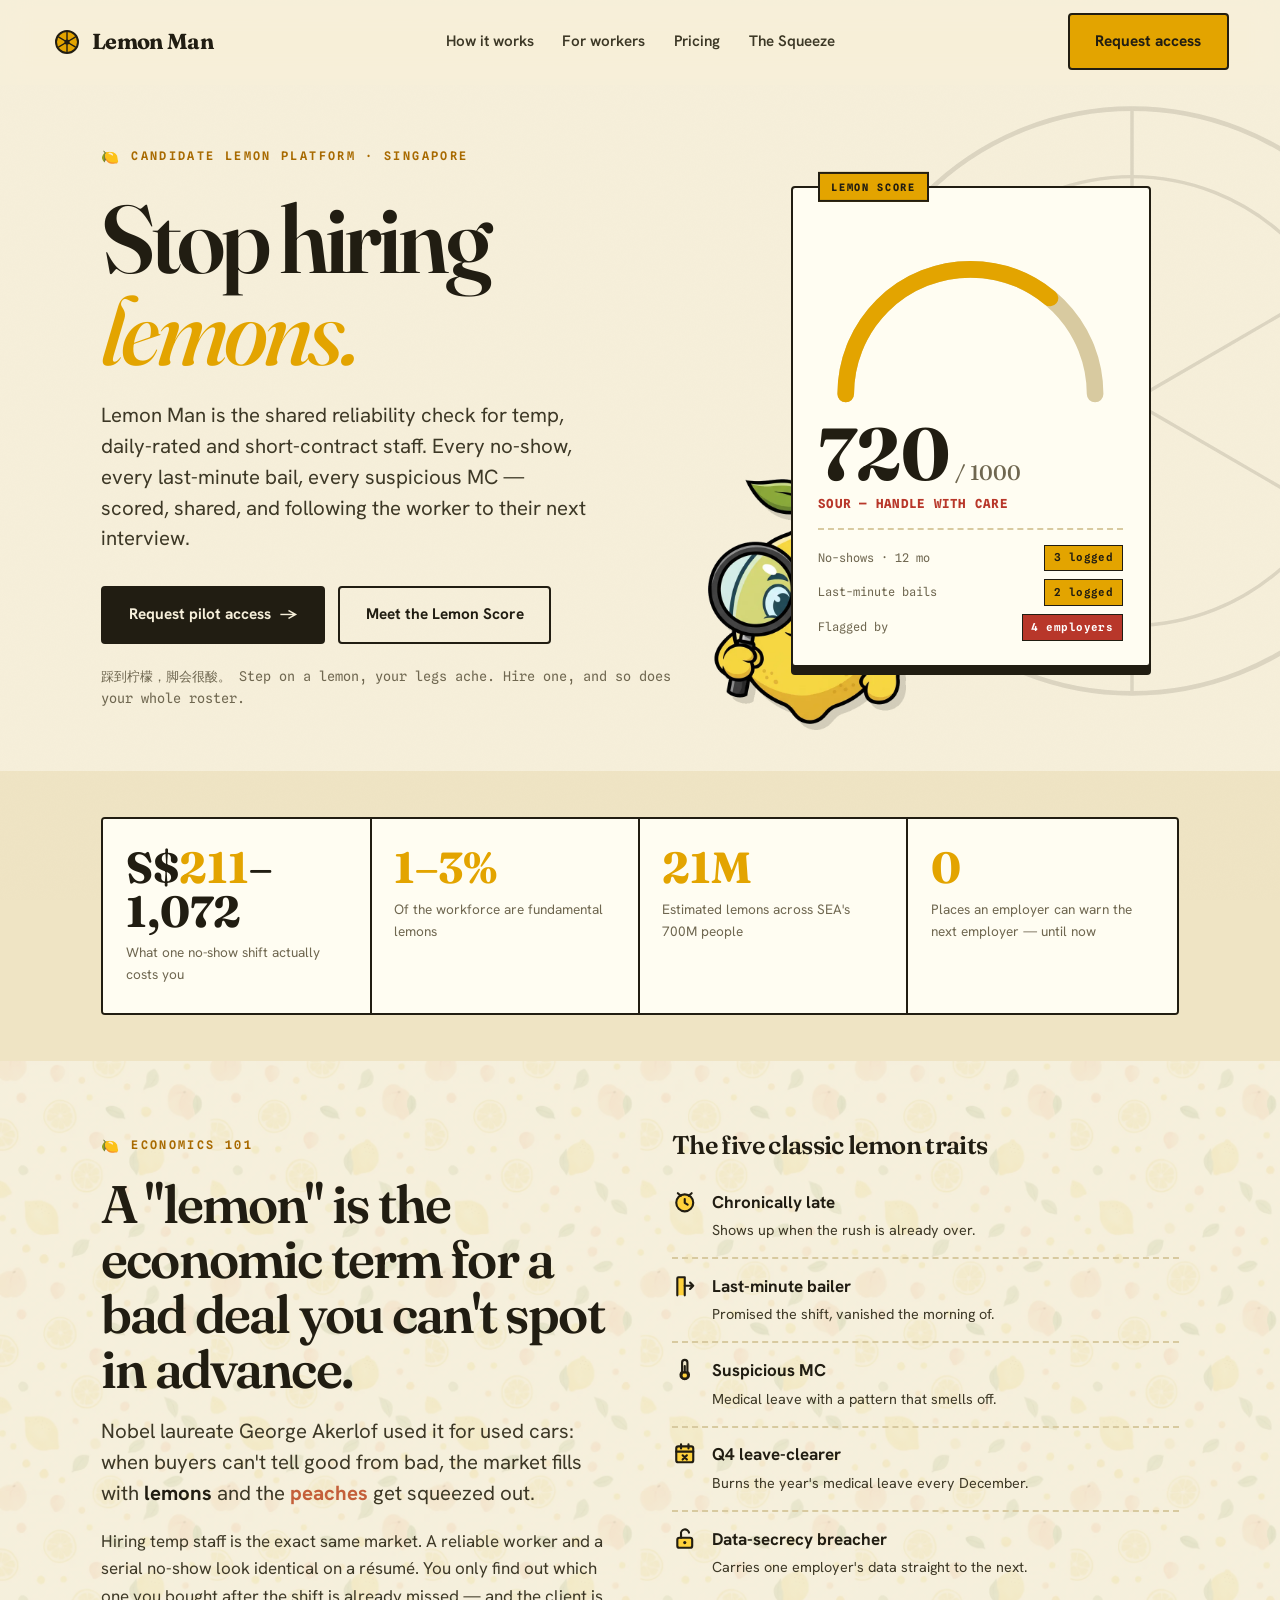
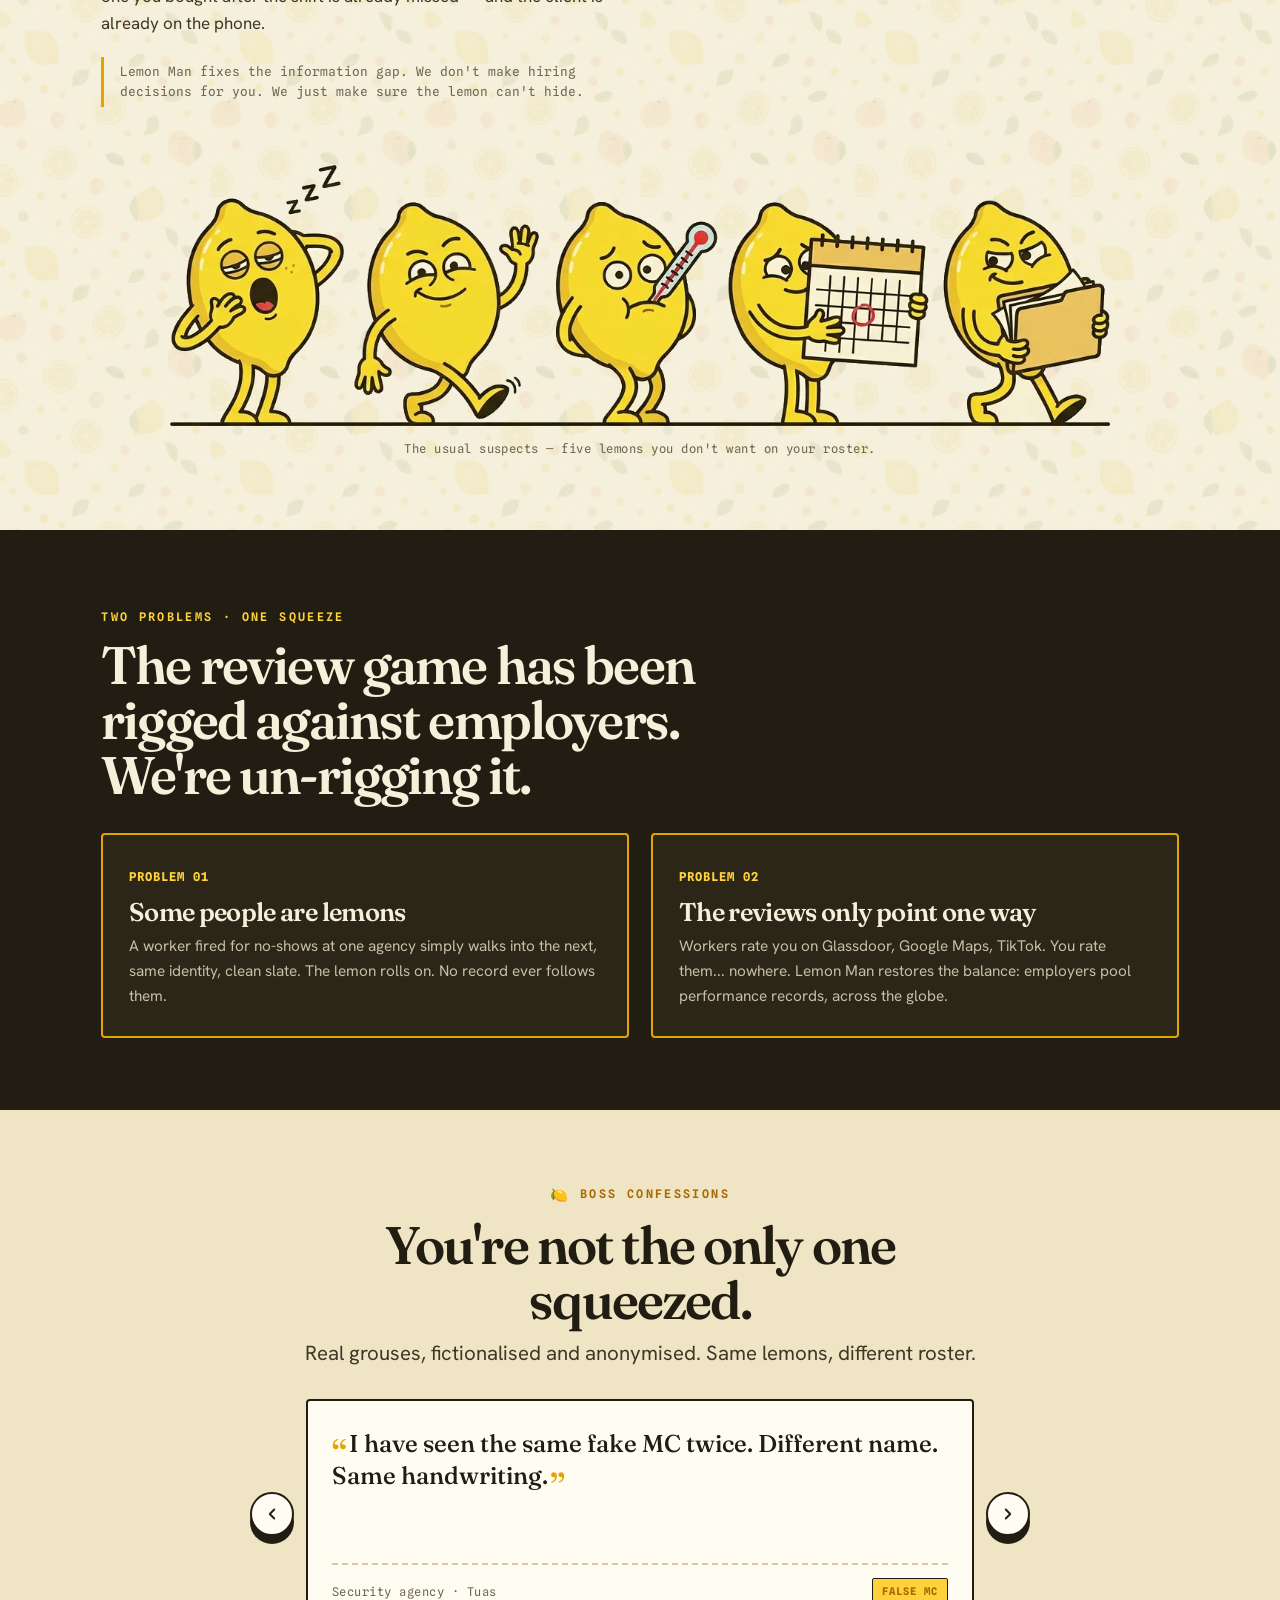
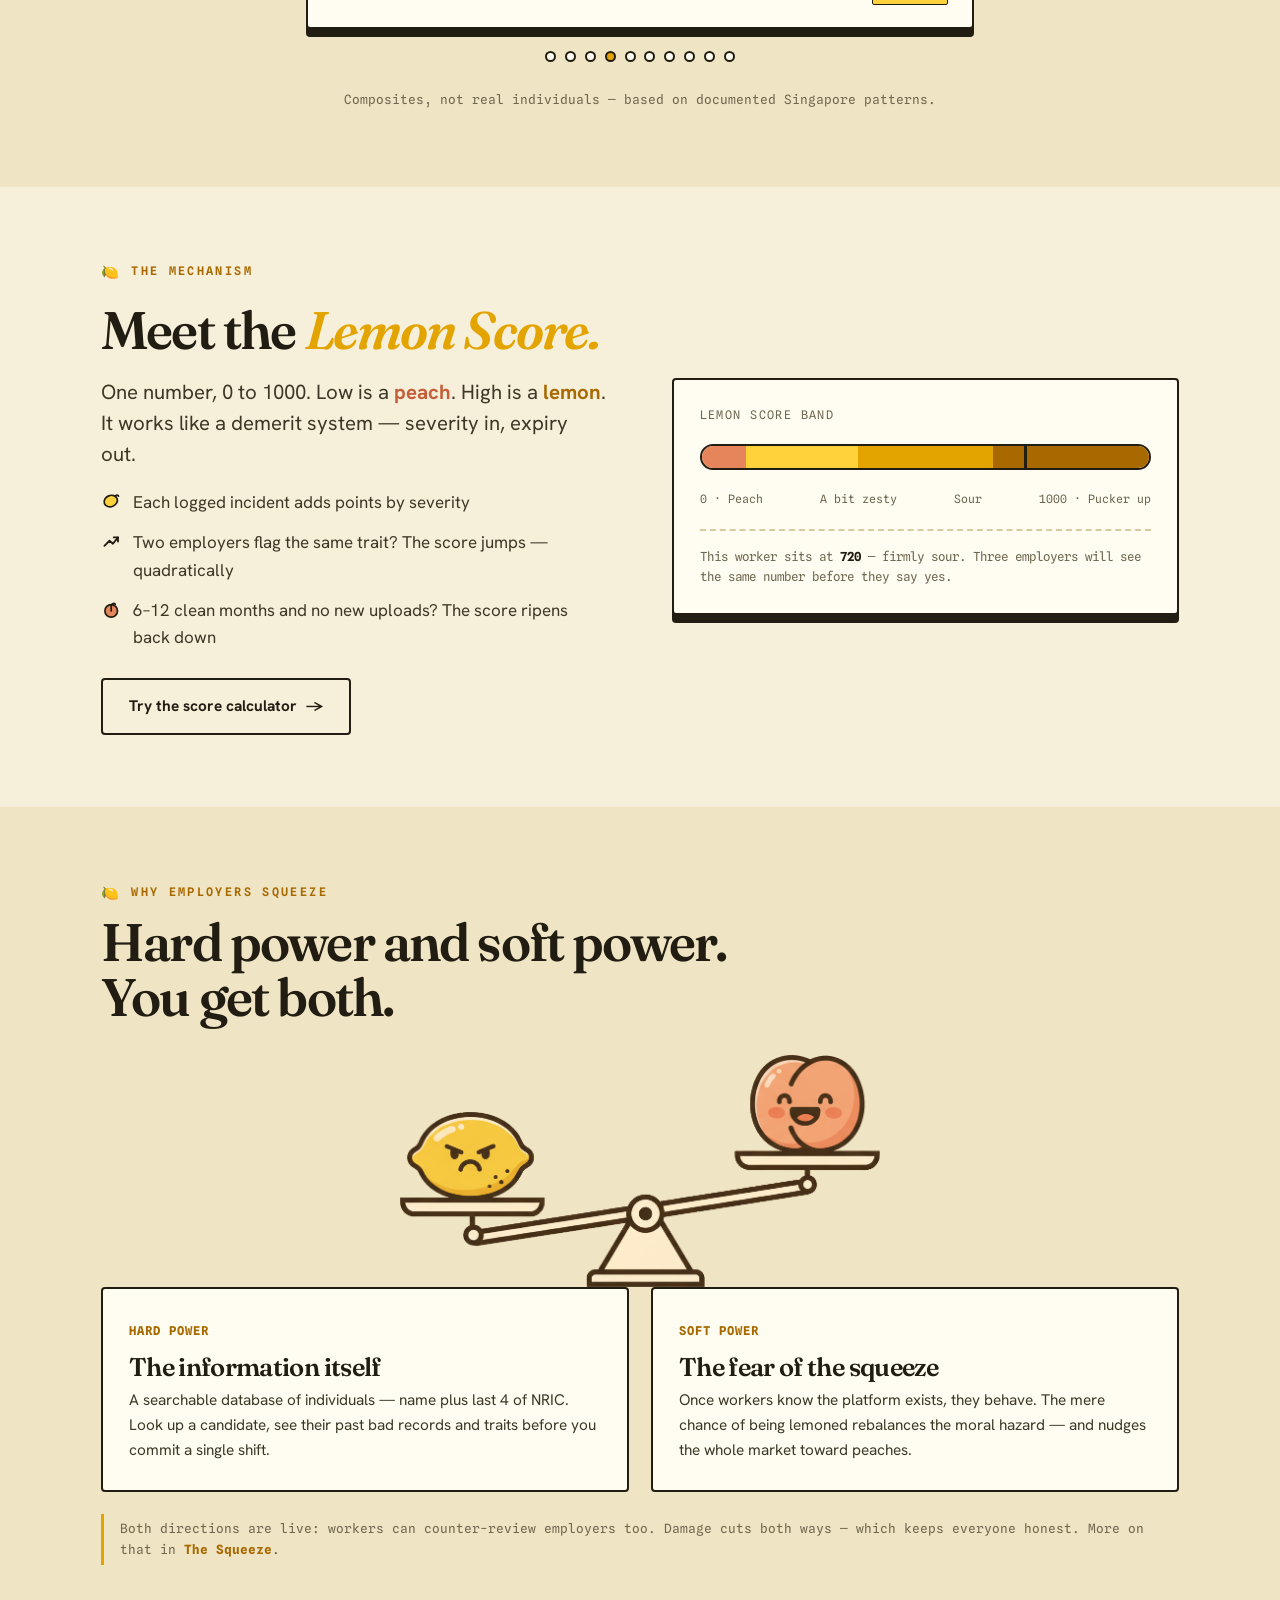
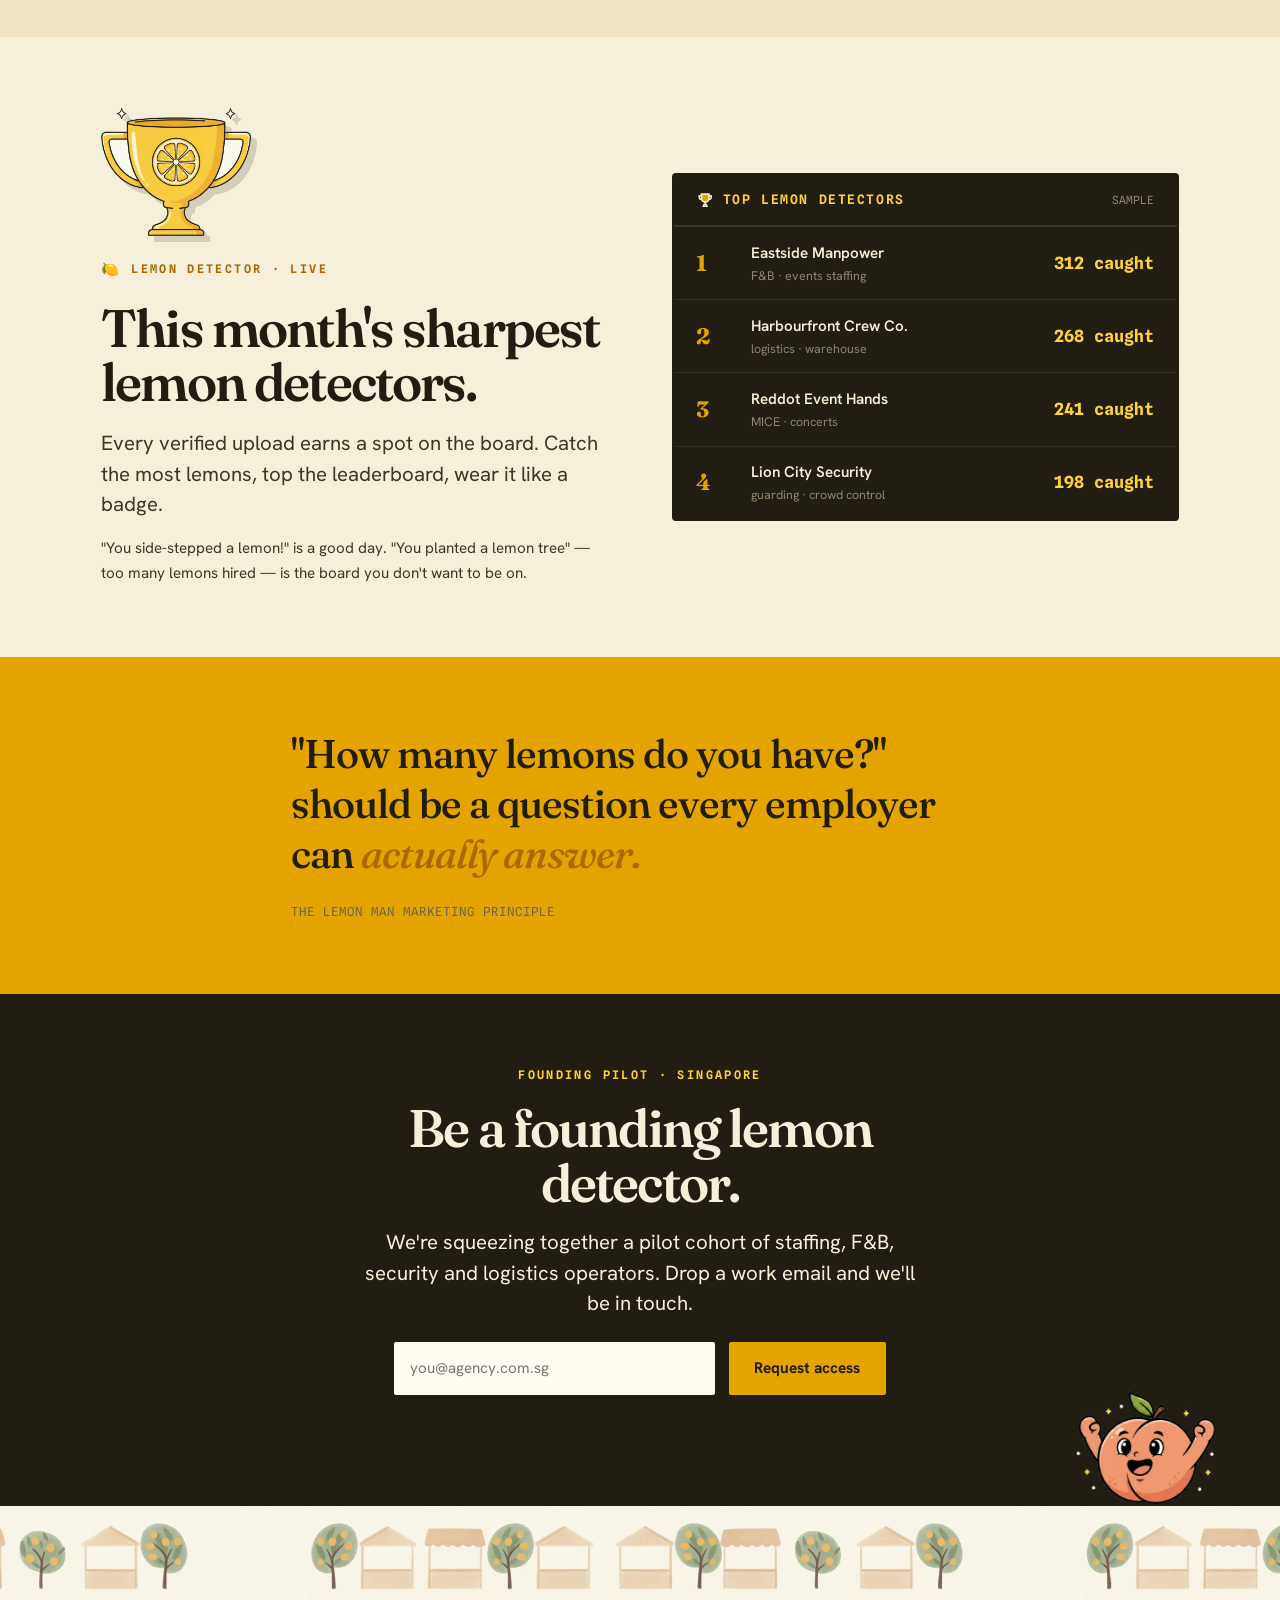
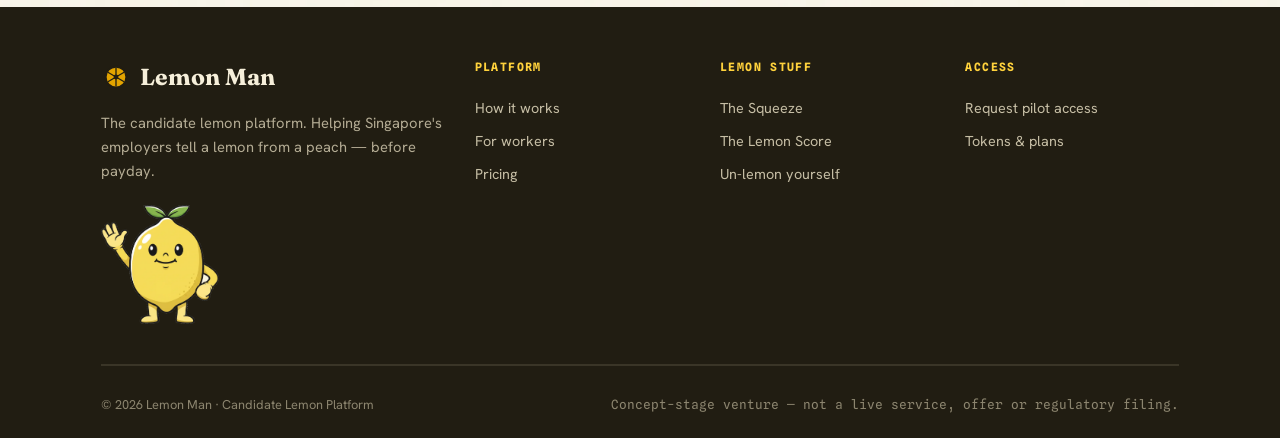
<file: index.html>
<!DOCTYPE html>
<html lang="en">
<head>
<meta charset="UTF-8">
<meta name="viewport" content="width=device-width, initial-scale=1">
<title>Lemon Man — Stop hiring lemons</title>
<meta name="description" content="Lemon Man is the candidate lemon platform: a shared reliability check for temp, daily-rated and short-contract staff. Every no-show scored, shared, and following the worker to their next interview.">
<meta name="robots" content="noindex, nofollow">
<link rel="icon" href="assets/img/favicon.svg" type="image/svg+xml">
<meta property="og:title" content="Lemon Man — Stop hiring lemons">
<meta property="og:description" content="Some hires are lemons. Now you'll smell them coming. The candidate lemon platform for Singapore.">
<meta property="og:url" content="https://derrick-pixel.github.io/lemon-man/">
<meta property="og:image" content="https://derrick-pixel.github.io/lemon-man/assets/img/og-image.png">
<meta property="og:image:secure_url" content="https://derrick-pixel.github.io/lemon-man/assets/img/og-image.png">
<meta property="og:image:width" content="1200">
<meta property="og:image:height" content="630">
<meta property="og:image:type" content="image/png">
<meta property="og:image:alt" content="Lemon Man — the candidate lemon platform for Singapore's temp and daily-rated workforce.">
<meta property="og:type" content="website">
<meta property="og:site_name" content="Lemon Man">
<meta name="twitter:card" content="summary_large_image">
<meta name="twitter:title" content="Lemon Man — Stop hiring lemons">
<meta name="twitter:description" content="Some hires are lemons. Now you'll smell them coming.">
<meta name="twitter:image" content="https://derrick-pixel.github.io/lemon-man/assets/img/og-image.png">
<link rel="preconnect" href="https://fonts.googleapis.com">
<link rel="preconnect" href="https://fonts.gstatic.com" crossorigin>
<link rel="stylesheet" href="assets/css/lemon.css?v=20">
</head>
<body>

<!-- ===== NAV ===== -->
<header class="nav" id="nav">
  <a class="nav__brand" href="index.html">
    <svg class="nav__mark" viewBox="0 0 32 32" aria-hidden="true">
      <circle cx="16" cy="16" r="11" fill="#e3a400" stroke="#211d12" stroke-width="2"/>
      <g stroke="#211d12" stroke-width="1.4" stroke-linecap="round">
        <line x1="16" y1="16" x2="16" y2="6.5"/><line x1="16" y1="16" x2="24.2" y2="11.2"/>
        <line x1="16" y1="16" x2="24.2" y2="20.8"/><line x1="16" y1="16" x2="16" y2="25.5"/>
        <line x1="16" y1="16" x2="7.8" y2="20.8"/><line x1="16" y1="16" x2="7.8" y2="11.2"/>
      </g>
      <circle cx="16" cy="16" r="2.6" fill="#211d12"/>
    </svg>
    <span>Lemon&nbsp;Man</span>
  </a>
  <nav class="nav__links" aria-label="Primary">
    <a href="how-it-works.html">How it works</a>
    <a href="for-workers.html">For workers</a>
    <a href="pricing.html">Pricing</a>
    <a href="trust.html">The Squeeze</a>
  </nav>
  <div class="nav__right">
    <a class="btn btn--lemon" href="#access">Request access</a>
    <button class="nav__burger" aria-label="Menu" aria-expanded="false"><span></span></button>
  </div>
</header>
<div class="mobile-menu">
  <a href="how-it-works.html">How it works</a>
  <a href="for-workers.html">For workers</a>
  <a href="pricing.html">Pricing</a>
  <a href="trust.html">The Squeeze</a>
  <a class="btn btn--lemon" href="#access">Request access</a>
</div>

<!-- ===== HERO ===== -->
<section class="hero">
  <svg class="citrus-ghost" viewBox="0 0 200 200" aria-hidden="true" style="color:var(--ink)">
    <circle cx="100" cy="100" r="86" fill="none" stroke="currentColor" stroke-width="1.4"/>
    <circle cx="100" cy="100" r="66" fill="none" stroke="currentColor" stroke-width="1"/>
    <g stroke="currentColor" stroke-width="1">
      <line x1="100" y1="100" x2="100" y2="14"/><line x1="100" y1="100" x2="174" y2="57"/>
      <line x1="100" y1="100" x2="174" y2="143"/><line x1="100" y1="100" x2="100" y2="186"/>
      <line x1="100" y1="100" x2="26" y2="143"/><line x1="100" y1="100" x2="26" y2="57"/>
    </g>
  </svg>
  <div class="wrap">
    <div class="hero__grid">
      <div class="hero__copy">
        <span class="kicker hero__eyebrow reveal">Candidate Lemon Platform · Singapore</span>
        <h1 class="display reveal" data-d="1">Stop hiring <em>lemons.</em></h1>
        <p class="lede hero__lede reveal" data-d="2">Lemon&nbsp;Man is the shared reliability check for temp, daily-rated and short-contract staff. Every no-show, every last-minute bail, every suspicious MC — scored, shared, and following the worker to their next interview.</p>
        <div class="hero__cta reveal" data-d="3">
          <a class="btn btn--primary" href="#access">Request pilot access <span class="arrow">→</span></a>
          <a class="btn btn--ghost" href="how-it-works.html">Meet the Lemon Score</a>
        </div>
        <p class="hero__note reveal" data-d="4">踩到柠檬，脚会很酸。 Step on a lemon, your legs ache. Hire one, and so does your whole roster.</p>
      </div>
      <div class="hero__visual reveal" data-d="2">
        <div class="gauge" data-gauge="720">
          <div class="gauge__card" data-stamp="LEMON SCORE">
            <svg class="gauge__svg" viewBox="0 0 220 132" aria-hidden="true">
              <path d="M20 122 A90 90 0 0 1 200 122" fill="none" stroke="var(--line)" stroke-width="12" stroke-linecap="round"/>
              <path class="gauge__arc" d="M20 122 A90 90 0 0 1 200 122" fill="none" stroke-width="12" stroke-linecap="round"/>
            </svg>
            <div class="gauge__num"><span data-gauge-num>0</span><small> / 1000</small></div>
            <div class="gauge__verdict is-sour">Sour — handle with care</div>
            <div class="gauge__rows">
              <div class="gauge__row"><span>No-shows · 12 mo</span><span class="tag tag--lemon">3 logged</span></div>
              <div class="gauge__row"><span>Last-minute bails</span><span class="tag tag--lemon">2 logged</span></div>
              <div class="gauge__row"><span>Flagged by</span><span class="tag tag--flag">4 employers</span></div>
            </div>
          </div>
        </div>
        <img class="hero-mascot illo--pop" src="assets/img/lemon-man.webp" alt="Lemon Man, the mascot, holding a magnifying glass">
      </div>
    </div>
  </div>
</section>

<!-- ===== STAT STRIP ===== -->
<section class="section--tight band">
  <div class="wrap">
    <div class="stats reveal">
      <div class="stat"><div class="stat__n">S$<em>211</em>–1,072</div><div class="stat__l">What one no-show shift actually costs you</div></div>
      <div class="stat"><div class="stat__n"><em>1–3%</em></div><div class="stat__l">Of the workforce are fundamental lemons</div></div>
      <div class="stat"><div class="stat__n"><em>21M</em></div><div class="stat__l">Estimated lemons across SEA's 700M people</div></div>
      <div class="stat"><div class="stat__n"><em>0</em></div><div class="stat__l">Places an employer can warn the next employer — until now</div></div>
    </div>
  </div>
</section>

<!-- ===== WHAT'S A LEMON ===== -->
<section class="section bg-confetti">
  <div class="wrap">
    <div class="grid grid-2" style="gap:clamp(2rem,5vw,4.5rem); align-items:start;">
      <div class="reveal">
        <span class="kicker">Economics 101</span>
        <h2 style="margin:1.1rem 0 1.2rem;">A "lemon" is the economic term for a bad deal you can't spot in advance.</h2>
        <p class="lede" style="margin-bottom:1.2rem;">Nobel laureate George Akerlof used it for used cars: when buyers can't tell good from bad, the market fills with <strong>lemons</strong> and the <span style="color:var(--peach-deep,#c45f3a);font-weight:700;">peaches</span> get squeezed out.</p>
        <p>Hiring temp staff is the exact same market. A reliable worker and a serial no-show look identical on a résumé. You only find out which one you bought after the shift is already missed — and the client is already on the phone.</p>
        <p class="note" style="margin-top:1.2rem;">Lemon&nbsp;Man fixes the information gap. We don't make hiring decisions for you. We just make sure the lemon can't hide.</p>
      </div>
      <div class="reveal" data-d="1">
        <h3 style="margin-bottom:1rem;">The five classic lemon traits</h3>
        <div style="display:flex;flex-direction:column;">
          <div style="display:flex;gap:.9rem;padding:.85rem 0;border-bottom:2px dashed var(--line);align-items:flex-start;"><svg class="ic" viewBox="0 0 24 24" fill="none" stroke="#211d12" stroke-width="2" stroke-linecap="round" stroke-linejoin="round" aria-hidden="true"><circle cx="12" cy="13" r="8" fill="#ffd23c"/><path d="M12 9.5v3.5l2.7 1.8"/><path d="M5.5 4 8.3 6.4M18.5 4 15.7 6.4"/></svg><div><strong>Chronically late</strong><br><span style="font-size:.9rem;">Shows up when the rush is already over.</span></div></div>
          <div style="display:flex;gap:.9rem;padding:.85rem 0;border-bottom:2px dashed var(--line);align-items:flex-start;"><svg class="ic" viewBox="0 0 24 24" fill="none" stroke="#211d12" stroke-width="2" stroke-linecap="round" stroke-linejoin="round" aria-hidden="true"><path d="M5 21V5a1 1 0 0 1 1-1h6v17" fill="#ffd23c"/><path d="M12 12h8M20 12l-3-3M20 12l-3 3"/></svg><div><strong>Last-minute bailer</strong><br><span style="font-size:.9rem;">Promised the shift, vanished the morning of.</span></div></div>
          <div style="display:flex;gap:.9rem;padding:.85rem 0;border-bottom:2px dashed var(--line);align-items:flex-start;"><svg class="ic" viewBox="0 0 24 24" fill="none" stroke="#211d12" stroke-width="2" stroke-linecap="round" stroke-linejoin="round" aria-hidden="true"><path d="M14.5 5.2a2.5 2.5 0 0 0-5 0v8.6a4 4 0 1 0 5 0Z"/><circle cx="12" cy="17.3" r="3.1" fill="#ffd23c"/><path d="M12 8.5v6"/></svg><div><strong>Suspicious MC</strong><br><span style="font-size:.9rem;">Medical leave with a pattern that smells off.</span></div></div>
          <div style="display:flex;gap:.9rem;padding:.85rem 0;border-bottom:2px dashed var(--line);align-items:flex-start;"><svg class="ic" viewBox="0 0 24 24" fill="none" stroke="#211d12" stroke-width="2" stroke-linecap="round" stroke-linejoin="round" aria-hidden="true"><rect x="4" y="5" width="16" height="15" rx="2" fill="#ffd23c"/><path d="M4 10h16M8.5 3v4M15.5 3v4"/><path d="M10 13.5l4 4M14 13.5l-4 4"/></svg><div><strong>Q4 leave-clearer</strong><br><span style="font-size:.9rem;">Burns the year's medical leave every December.</span></div></div>
          <div style="display:flex;gap:.9rem;padding:.85rem 0;align-items:flex-start;"><svg class="ic" viewBox="0 0 24 24" fill="none" stroke="#211d12" stroke-width="2" stroke-linecap="round" stroke-linejoin="round" aria-hidden="true"><rect x="5" y="11" width="14" height="9.5" rx="2" fill="#ffd23c"/><path d="M8.5 11V7.8A3.7 3.7 0 0 1 16 6.2"/><circle cx="12" cy="15.6" r="1.5" fill="#211d12" stroke="none"/></svg><div><strong>Data-secrecy breacher</strong><br><span style="font-size:.9rem;">Carries one employer's data straight to the next.</span></div></div>
        </div>
      </div>
    </div>
    <div class="reveal" data-d="2" style="margin-top:clamp(2rem,4.5vw,3.6rem);">
      <img loading="lazy" class="illo illo-strip illo-strip--rogues" src="assets/img/rogues.webp" alt="The lemon rogues' gallery: five unreliable-worker types — the late one, the bailer, the fake-MC, the leave-clearer and the data sneak">
      <p class="illo-cap">The usual suspects — five lemons you don't want on your roster.</p>
    </div>
  </div>
</section>

<!-- ===== TWO PROBLEMS ===== -->
<section class="section band-ink">
  <div class="wrap">
    <div class="head reveal">
      <span class="kicker kicker--plain">Two problems · one squeeze</span>
      <h2>The review game has been rigged against employers. We're un-rigging it.</h2>
    </div>
    <div class="grid grid-2 reveal" data-d="1">
      <div class="card" style="background:#2b2618;border-color:var(--lemon);">
        <span class="card__ix" style="color:var(--lemon-br);">Problem 01</span>
        <h3 style="color:var(--paper);margin:.6rem 0 .5rem;">Some people are lemons</h3>
        <p style="color:#c6bea5;">A worker fired for no-shows at one agency simply walks into the next, same identity, clean slate. The lemon rolls on. No record ever follows them.</p>
      </div>
      <div class="card" style="background:#2b2618;border-color:var(--lemon);">
        <span class="card__ix" style="color:var(--lemon-br);">Problem 02</span>
        <h3 style="color:var(--paper);margin:.6rem 0 .5rem;">The reviews only point one way</h3>
        <p style="color:#c6bea5;">Workers rate you on Glassdoor, Google Maps, TikTok. You rate them... nowhere. Lemon&nbsp;Man restores the balance: employers pool performance records, across the globe.</p>
      </div>
    </div>
  </div>
</section>

<!-- ===== BOSS CONFESSIONS ===== -->
<section class="section band" id="confessions">
  <div class="wrap">
    <div class="head head--center reveal">
      <span class="kicker">Boss confessions</span>
      <h2>You're not the only one squeezed.</h2>
      <p class="lede">Real grouses, fictionalised and anonymised. Same lemons, different roster.</p>
    </div>
    <div class="confess-carousel reveal" data-d="1" id="confess-carousel">
      <div class="confess-stage">
        <button class="cf-nav cf-nav--prev" type="button" aria-label="Previous confession"><svg viewBox="0 0 24 24" aria-hidden="true" fill="none" stroke="#211d12" stroke-width="2.5" stroke-linecap="round" stroke-linejoin="round"><path d="M15 6 9 12l6 6"/></svg></button>
        <article class="confess-card confess-card--solo">
          <blockquote class="confess-q"></blockquote>
          <div class="confess-meta"><cite class="confess-c"></cite><span class="confess-t"></span></div>
        </article>
        <button class="cf-nav cf-nav--next" type="button" aria-label="Next confession"><svg viewBox="0 0 24 24" aria-hidden="true" fill="none" stroke="#211d12" stroke-width="2.5" stroke-linecap="round" stroke-linejoin="round"><path d="M9 6 15 12 9 18"/></svg></button>
      </div>
      <div class="cf-dots" id="cf-dots"></div>
    </div>
    <p class="note reveal" data-d="2" style="text-align:center;margin-top:1.4rem;border-left:0;padding-left:0;">Composites, not real individuals — based on documented Singapore patterns.</p>
  </div>
</section>

<!-- ===== THE LEMON SCORE ===== -->
<section class="section">
  <div class="wrap">
    <div class="grid grid-2" style="gap:clamp(2rem,5vw,4.5rem); align-items:center;">
      <div class="reveal">
        <span class="kicker">The mechanism</span>
        <h2 style="margin:1.1rem 0 1.2rem;">Meet the <em style="font-style:italic;color:var(--lemon);">Lemon Score.</em></h2>
        <p class="lede" style="margin-bottom:1.2rem;">One number, 0 to 1000. Low is a <strong style="color:var(--peach-deep,#c45f3a);">peach</strong>. High is a <strong style="color:var(--sour);">lemon</strong>. It works like a demerit system — severity in, expiry out.</p>
        <ul style="display:flex;flex-direction:column;gap:.8rem;margin-bottom:1.6rem;">
          <li style="padding-left:2rem;position:relative;"><svg class="ic ic--sm" viewBox="0 0 24 24" fill="none" stroke="#211d12" stroke-width="2" stroke-linecap="round" stroke-linejoin="round" aria-hidden="true" style="position:absolute;left:0;top:.1em;"><ellipse cx="11.5" cy="13" rx="8" ry="6.6" fill="#ffd23c" transform="rotate(-22 11.5 13)"/><path d="M17 6.8q2.6-1.6 3.6.4"/></svg> Each logged incident adds points by severity</li>
          <li style="padding-left:2rem;position:relative;"><svg class="ic ic--sm" viewBox="0 0 24 24" fill="none" stroke="#211d12" stroke-width="2.2" stroke-linecap="round" stroke-linejoin="round" aria-hidden="true" style="position:absolute;left:0;top:.1em;"><path d="M4 17.5 10 11.5 14 15 20 7.5"/><path d="M15 7.5h5v5"/></svg> Two employers flag the same trait? The score jumps — quadratically</li>
          <li style="padding-left:2rem;position:relative;"><svg class="ic ic--sm" viewBox="0 0 24 24" fill="none" stroke="#211d12" stroke-width="2" stroke-linecap="round" stroke-linejoin="round" aria-hidden="true" style="position:absolute;left:0;top:.1em;"><circle cx="12" cy="14" r="7.4" fill="#e6855c"/><path d="M12 7V14"/><path d="M12 7q2.8-2.8 4.8-1"/></svg> 6–12 clean months and no new uploads? The score ripens back down</li>
        </ul>
        <a class="btn btn--ghost" href="how-it-works.html#calculator">Try the score calculator <span class="arrow">→</span></a>
      </div>
      <div class="reveal" data-d="1">
        <div class="meter" data-meter="720">
          <div style="font-family:var(--mono);font-size:.74rem;letter-spacing:.12em;text-transform:uppercase;color:var(--ink-3);margin-bottom:1.2rem;">Lemon Score band</div>
          <div class="meter__track"><i></i><i></i><i></i><i></i><span class="meter__pin"></span></div>
          <div class="meter__labels"><span>0 · Peach</span><span>A bit zesty</span><span>Sour</span><span>1000 · Pucker up</span></div>
          <p style="font-family:var(--mono);font-size:.78rem;color:var(--ink-3);margin-top:1.3rem;border-top:2px dashed var(--line);padding-top:1rem;">This worker sits at <strong>720</strong> — firmly sour. Three employers will see the same number before they say yes.</p>
        </div>
      </div>
    </div>
  </div>
</section>

<!-- ===== HARD / SOFT POWER ===== -->
<section class="section band">
  <div class="wrap">
    <div class="head reveal">
      <span class="kicker">Why employers squeeze</span>
      <h2>Hard power and soft power. You get both.</h2>
    </div>
    <div class="reveal" data-d="1">
      <img class="illo illo-balance" src="assets/img/balance.webp" alt="A balance scale: the lemon side weighed down by consequences, the peach floating free">
    </div>
    <div class="grid grid-2 reveal" data-d="1">
      <div class="card">
        <span class="card__ix">Hard power</span>
        <h3 style="margin:.6rem 0 .5rem;">The information itself</h3>
        <p>A searchable database of individuals — name plus last 4 of NRIC. Look up a candidate, see their past bad records and traits before you commit a single shift.</p>
      </div>
      <div class="card card--peach">
        <span class="card__ix">Soft power</span>
        <h3 style="margin:.6rem 0 .5rem;">The fear of the squeeze</h3>
        <p>Once workers know the platform exists, they behave. The mere chance of being lemoned rebalances the moral hazard — and nudges the whole market toward peaches.</p>
      </div>
    </div>
    <p class="note reveal" data-d="1" style="margin-top:1.4rem;">Both directions are live: workers can counter-review employers too. Damage cuts both ways — which keeps everyone honest. More on that in <a href="trust.html" style="color:var(--sour);font-weight:700;">The Squeeze</a>.</p>
  </div>
</section>

<!-- ===== SCOREBOARD ===== -->
<section class="section">
  <div class="wrap">
    <div class="grid grid-2" style="gap:clamp(2rem,5vw,4rem); align-items:center;">
      <div class="reveal">
        <img loading="lazy" class="illo illo-trophy illo--pop" src="assets/img/trophy.webp" alt="The lemon-detector trophy">
        <span class="kicker">Lemon detector · live</span>
        <h2 style="margin:1.1rem 0 1.1rem;">This month's sharpest lemon detectors.</h2>
        <p class="lede" style="margin-bottom:1rem;">Every verified upload earns a spot on the board. Catch the most lemons, top the leaderboard, wear it like a badge.</p>
        <p style="font-size:.95rem;">"You side-stepped a lemon!" is a good day. "You planted a lemon tree" — too many lemons hired — is the board you don't want to be on.</p>
      </div>
      <div class="reveal" data-d="1">
        <div class="scoreboard">
          <div class="scoreboard__head"><h3 style="display:flex;align-items:center;gap:.5rem;"><svg class="ic" viewBox="0 0 24 24" fill="none" stroke="#f6efda" stroke-width="2" stroke-linecap="round" stroke-linejoin="round" aria-hidden="true" style="width:1.15rem;height:1.15rem;"><path d="M7 4h10v5.5a5 5 0 0 1-10 0Z" fill="#e3a400"/><path d="M7 6.2H4.2v1.8a3 3 0 0 0 3 3M17 6.2h2.8v1.8a3 3 0 0 1-3 3"/><path d="M12 14.5v3M9.2 20h5.6M10 20l.4-2.5h3.2L14 20"/></svg> Top lemon detectors</h3><span style="font-family:var(--mono);font-size:.7rem;color:#8c856f;">SAMPLE</span></div>
          <div class="sb-row"><span class="sb-row__rank">1</span><span class="sb-row__name">Eastside Manpower<small>F&amp;B · events staffing</small></span><span class="sb-row__score">312 caught</span></div>
          <div class="sb-row"><span class="sb-row__rank">2</span><span class="sb-row__name">Harbourfront Crew Co.<small>logistics · warehouse</small></span><span class="sb-row__score">268 caught</span></div>
          <div class="sb-row"><span class="sb-row__rank">3</span><span class="sb-row__name">Reddot Event Hands<small>MICE · concerts</small></span><span class="sb-row__score">241 caught</span></div>
          <div class="sb-row"><span class="sb-row__rank">4</span><span class="sb-row__name">Lion City Security<small>guarding · crowd control</small></span><span class="sb-row__score">198 caught</span></div>
        </div>
      </div>
    </div>
  </div>
</section>

<!-- ===== PULL ===== -->
<section class="section band-lemon">
  <div class="wrap" style="max-width:50rem;">
    <p class="pull reveal" style="color:var(--ink);">"How many lemons do you have?" should be a question every employer can <em style="color:var(--sour);">actually answer.</em></p>
    <p class="pull__src reveal" data-d="1">The Lemon Man marketing principle</p>
  </div>
</section>

<!-- ===== ACCESS ===== -->
<section class="section band-ink cta-band" id="access">
  <div class="wrap" style="max-width:48rem;">
    <span class="kicker kicker--plain reveal" style="justify-content:center;display:flex;color:var(--lemon-br);">Founding pilot · Singapore</span>
    <h2 class="reveal" data-d="1" style="margin-top:1rem;">Be a founding lemon detector.</h2>
    <p class="lede reveal" data-d="1">We're squeezing together a pilot cohort of staffing, F&amp;B, security and logistics operators. Drop a work email and we'll be in touch.</p>
    <form class="access-form reveal" data-d="2" novalidate>
      <input type="email" name="email" placeholder="you@agency.com.sg" aria-label="Work email" required>
      <button class="btn btn--lemon" type="submit">Request access</button>
    </form>
    <p class="form-msg reveal" data-d="2" role="status" style="text-align:center;"></p>
  </div>
  <img loading="lazy" class="cta-cheer" src="assets/img/peach-cheer.webp" alt="" aria-hidden="true">
</section>

<div class="grove-band" aria-hidden="true"></div>

<!-- ===== FOOTER ===== -->
<footer class="foot">
  <div class="wrap">
    <div class="foot__top">
      <div>
        <div class="foot__brand">
          <svg class="nav__mark" viewBox="0 0 32 32" aria-hidden="true">
            <circle cx="16" cy="16" r="11" fill="#e3a400" stroke="#211d12" stroke-width="2"/>
            <g stroke="#211d12" stroke-width="1.4" stroke-linecap="round">
              <line x1="16" y1="16" x2="16" y2="6.5"/><line x1="16" y1="16" x2="24.2" y2="11.2"/>
              <line x1="16" y1="16" x2="24.2" y2="20.8"/><line x1="16" y1="16" x2="16" y2="25.5"/>
              <line x1="16" y1="16" x2="7.8" y2="20.8"/><line x1="16" y1="16" x2="7.8" y2="11.2"/>
            </g>
            <circle cx="16" cy="16" r="2.6" fill="#211d12"/>
          </svg>
          <span>Lemon&nbsp;Man</span>
        </div>
        <p class="foot__tag">The candidate lemon platform. Helping Singapore's employers tell a lemon from a peach — before payday.</p>
        <img loading="lazy" class="foot-wave" src="assets/img/lemon-man-wave.webp" alt="" aria-hidden="true">
      </div>
      <div class="foot__col">
        <h5>Platform</h5>
        <a href="how-it-works.html">How it works</a>
        <a href="for-workers.html">For workers</a>
        <a href="pricing.html">Pricing</a>
      </div>
      <div class="foot__col">
        <h5>Lemon stuff</h5>
        <a href="trust.html">The Squeeze</a>
        <a href="how-it-works.html#engine">The Lemon Score</a>
        <a href="for-workers.html">Un-lemon yourself</a>
      </div>
      <div class="foot__col">
        <h5>Access</h5>
        <a href="#access">Request pilot access</a>
        <a href="pricing.html">Tokens &amp; plans</a>
      </div>
    </div>
    <div class="foot__bottom">
      <span>© <span data-year>2026</span> Lemon&nbsp;Man · Candidate Lemon Platform</span>
      <span class="mono">Concept-stage venture — not a live service, offer or regulatory filing.</span>
    </div>
  </div>
</footer>

<script src="assets/js/lemon.js?v=20"></script>
</body>
</html>
</file>
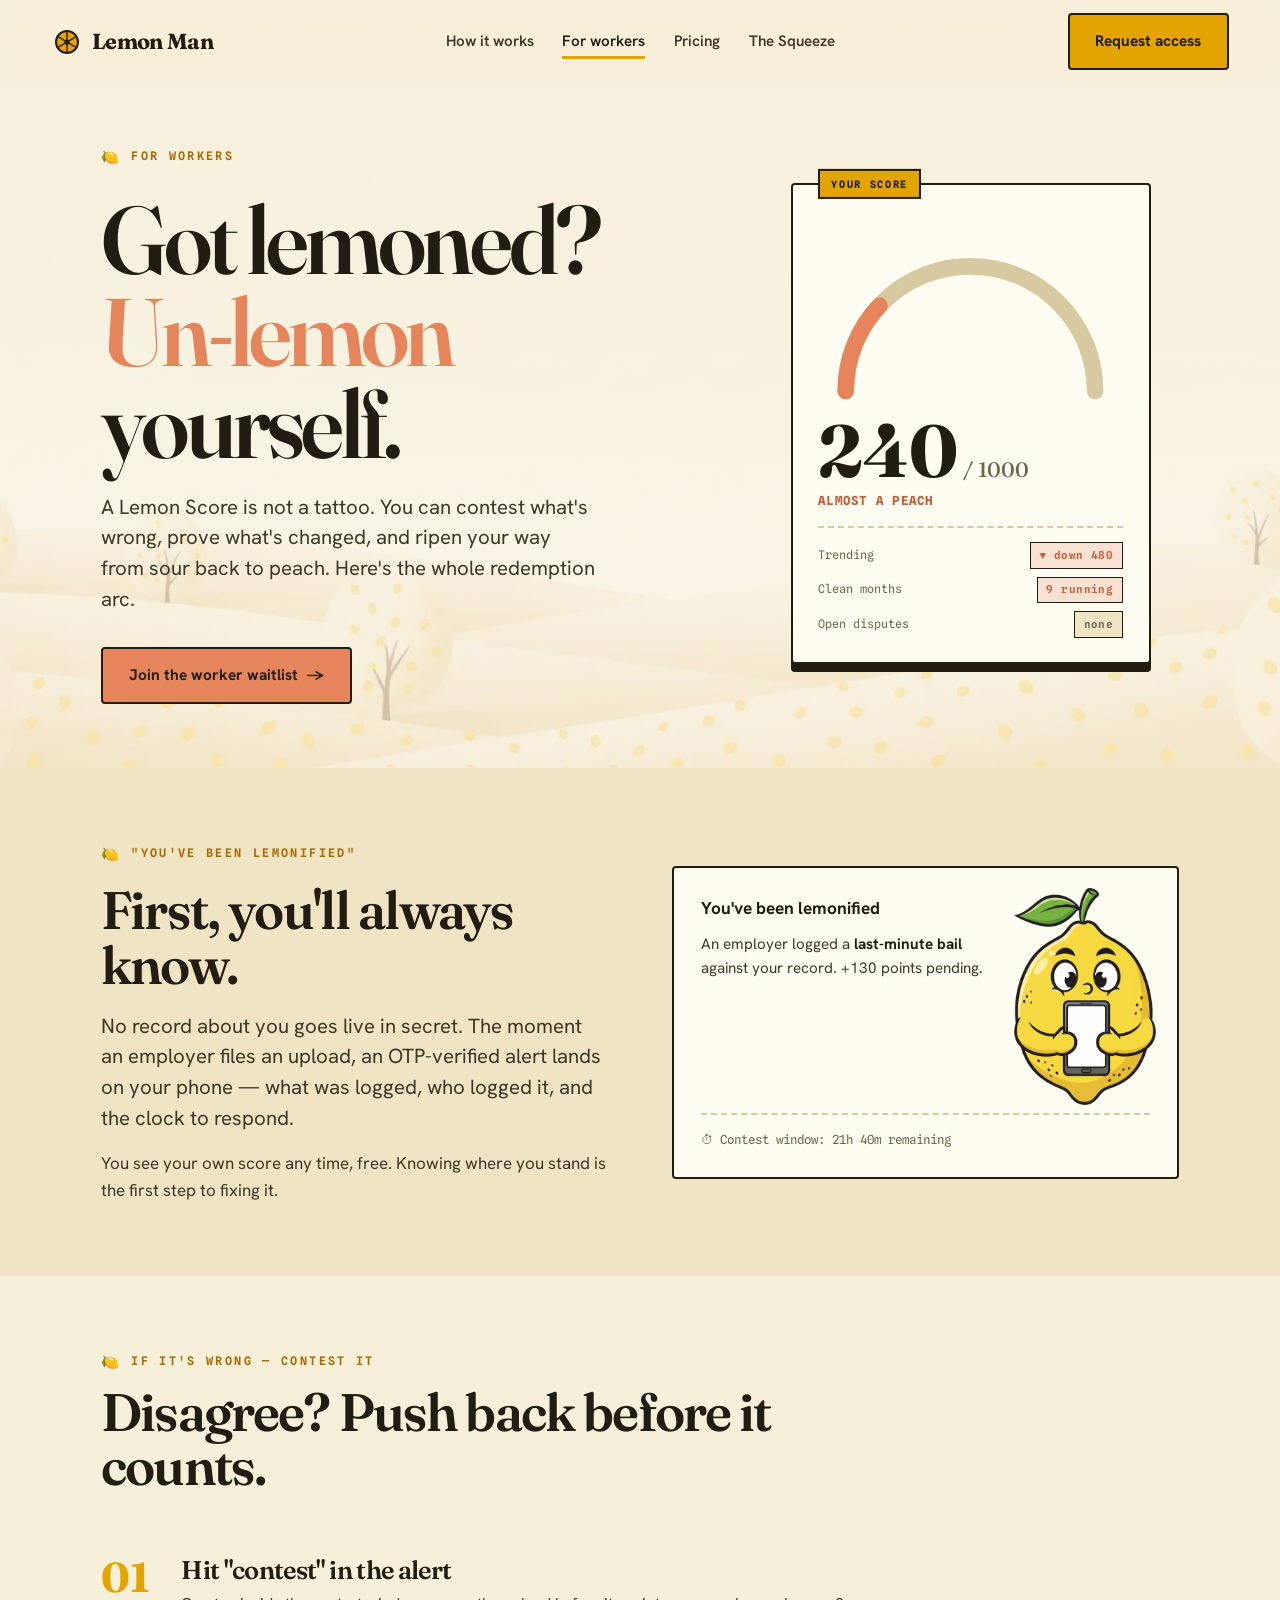
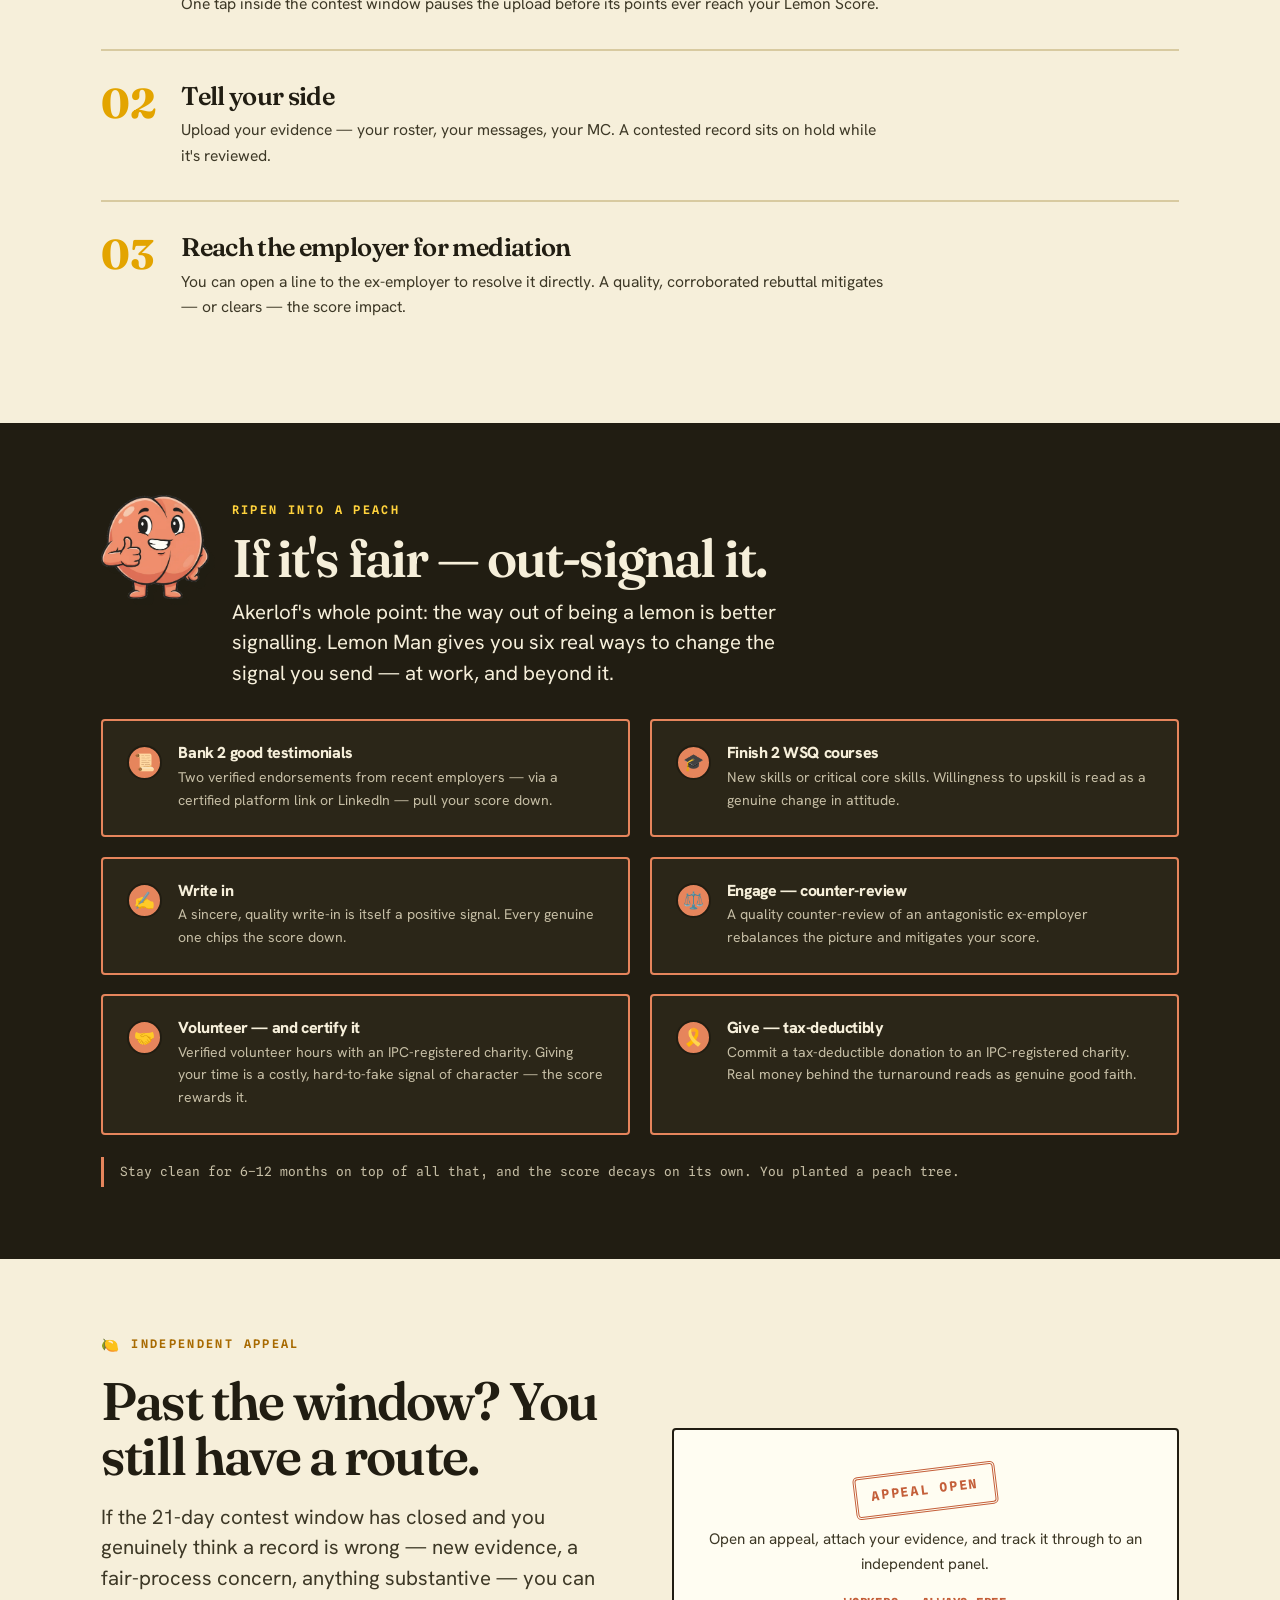
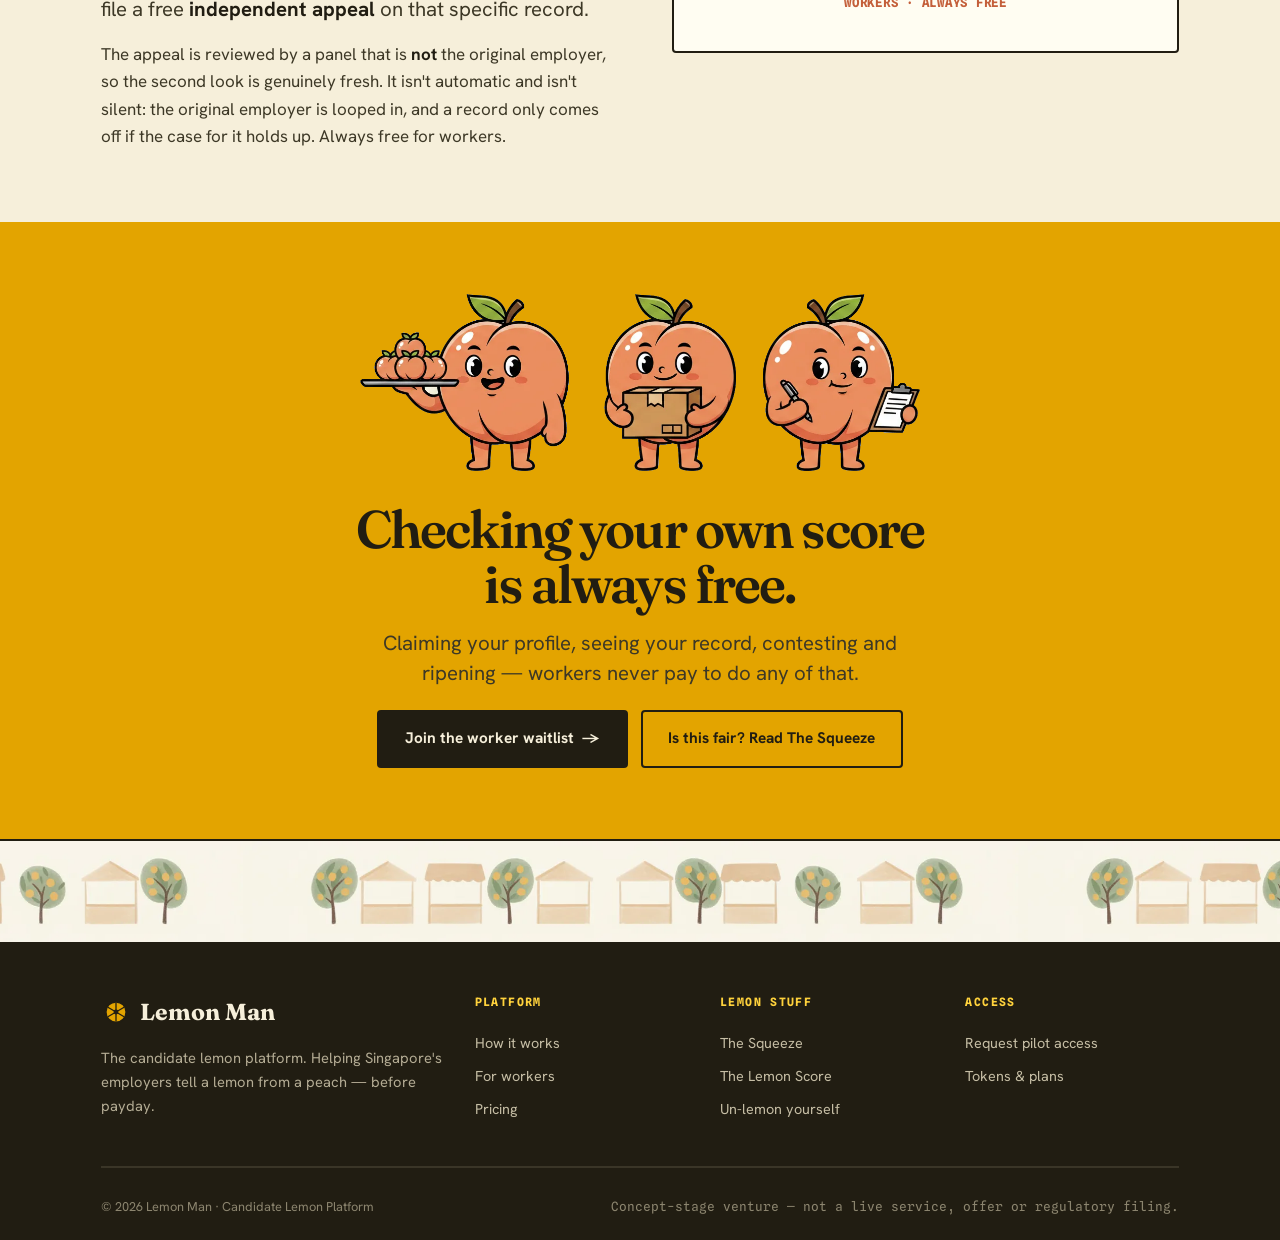
<file: for-workers.html>
<!DOCTYPE html>
<html lang="en">
<head>
<meta charset="UTF-8">
<meta name="viewport" content="width=device-width, initial-scale=1">
<title>For workers — Lemon Man</title>
<meta name="description" content="Got lemoned? Here's how to un-lemon: contest the upload, ripen your score with testimonials and training, or file a free independent appeal.">
<meta name="robots" content="noindex, nofollow">
<link rel="icon" href="assets/img/favicon.svg" type="image/svg+xml">
<meta property="og:title" content="Lemon Man — un-lemon yourself">
<meta property="og:description" content="A lemon can ripen into a peach. Here's the redemption arc.">
<meta property="og:url" content="https://derrick-pixel.github.io/lemon-man/for-workers.html">
<meta property="og:image" content="https://derrick-pixel.github.io/lemon-man/assets/img/og-image.png">
<meta property="og:image:secure_url" content="https://derrick-pixel.github.io/lemon-man/assets/img/og-image.png">
<meta property="og:image:width" content="1200">
<meta property="og:image:height" content="630">
<meta property="og:image:type" content="image/png">
<meta property="og:image:alt" content="Lemon Man — the candidate lemon platform for Singapore's temp and daily-rated workforce.">
<meta property="og:type" content="website">
<meta property="og:site_name" content="Lemon Man">
<meta name="twitter:card" content="summary_large_image">
<meta name="twitter:title" content="Lemon Man — un-lemon yourself">
<meta name="twitter:description" content="A lemon can ripen into a peach. Here's the redemption arc.">
<meta name="twitter:image" content="https://derrick-pixel.github.io/lemon-man/assets/img/og-image.png">
<link rel="preconnect" href="https://fonts.googleapis.com">
<link rel="preconnect" href="https://fonts.gstatic.com" crossorigin>
<link rel="stylesheet" href="assets/css/lemon.css?v=20">
</head>
<body>

<header class="nav" id="nav">
  <a class="nav__brand" href="index.html">
    <svg class="nav__mark" viewBox="0 0 32 32" aria-hidden="true">
      <circle cx="16" cy="16" r="11" fill="#e3a400" stroke="#211d12" stroke-width="2"/>
      <g stroke="#211d12" stroke-width="1.4" stroke-linecap="round">
        <line x1="16" y1="16" x2="16" y2="6.5"/><line x1="16" y1="16" x2="24.2" y2="11.2"/>
        <line x1="16" y1="16" x2="24.2" y2="20.8"/><line x1="16" y1="16" x2="16" y2="25.5"/>
        <line x1="16" y1="16" x2="7.8" y2="20.8"/><line x1="16" y1="16" x2="7.8" y2="11.2"/>
      </g>
      <circle cx="16" cy="16" r="2.6" fill="#211d12"/>
    </svg>
    <span>Lemon&nbsp;Man</span>
  </a>
  <nav class="nav__links" aria-label="Primary">
    <a href="how-it-works.html">How it works</a>
    <a href="for-workers.html" aria-current="page">For workers</a>
    <a href="pricing.html">Pricing</a>
    <a href="trust.html">The Squeeze</a>
  </nav>
  <div class="nav__right">
    <a class="btn btn--lemon" href="index.html#access">Request access</a>
    <button class="nav__burger" aria-label="Menu" aria-expanded="false"><span></span></button>
  </div>
</header>
<div class="mobile-menu">
  <a href="how-it-works.html">How it works</a>
  <a href="for-workers.html">For workers</a>
  <a href="pricing.html">Pricing</a>
  <a href="trust.html">The Squeeze</a>
  <a class="btn btn--lemon" href="index.html#access">Request access</a>
</div>

<!-- ===== HEAD ===== -->
<section class="hero hero--grove" style="padding-bottom:clamp(2.5rem,5vw,4rem);">
  <div class="wrap">
    <div class="hero__grid">
      <div class="hero__copy">
        <span class="kicker reveal">For workers</span>
        <h1 class="display reveal" data-d="1" style="margin:1.4rem 0 1.4rem;">Got lemoned? <span class="peachy">Un-lemon</span> yourself.</h1>
        <p class="lede hero__lede reveal" data-d="2">A Lemon Score is not a tattoo. You can contest what's wrong, prove what's changed, and ripen your way from sour back to peach. Here's the whole redemption arc.</p>
        <div class="hero__cta reveal" data-d="3">
          <a class="btn btn--peach" href="index.html#access">Join the worker waitlist <span class="arrow">→</span></a>
        </div>
      </div>
      <div class="hero__visual reveal" data-d="2">
        <div class="gauge" data-gauge="240">
          <div class="gauge__card" data-stamp="YOUR SCORE">
            <svg class="gauge__svg" viewBox="0 0 220 132" aria-hidden="true">
              <path d="M20 122 A90 90 0 0 1 200 122" fill="none" stroke="var(--line)" stroke-width="12" stroke-linecap="round"/>
              <path class="gauge__arc" d="M20 122 A90 90 0 0 1 200 122" fill="none" stroke-width="12" stroke-linecap="round"/>
            </svg>
            <div class="gauge__num"><span data-gauge-num>0</span><small> / 1000</small></div>
            <div class="gauge__verdict is-peach">Almost a peach</div>
            <div class="gauge__rows">
              <div class="gauge__row"><span>Trending</span><span class="tag tag--peach">▼ down 480</span></div>
              <div class="gauge__row"><span>Clean months</span><span class="tag tag--peach">9 running</span></div>
              <div class="gauge__row"><span>Open disputes</span><span class="tag tag--neutral">none</span></div>
            </div>
          </div>
        </div>
      </div>
    </div>
  </div>
</section>

<!-- ===== LEMONIFIED ===== -->
<section class="section band">
  <div class="wrap">
    <div class="grid grid-2" style="gap:clamp(2rem,5vw,4rem); align-items:center;">
      <div class="reveal">
        <span class="kicker">"You've been lemonified"</span>
        <h2 style="margin:1rem 0 1.1rem;">First, you'll always know.</h2>
        <p class="lede" style="margin-bottom:1rem;">No record about you goes live in secret. The moment an employer files an upload, an OTP-verified alert lands on your phone — what was logged, who logged it, and the clock to respond.</p>
        <p>You see your own score any time, free. Knowing where you stand is the first step to fixing it.</p>
      </div>
      <div class="reveal" data-d="1">
        <div class="card" style="padding:1.7rem;">
          <img class="lemonified-img" src="assets/img/lemon-phone.webp" alt="Lemon Man holding a phone — an alert just arrived">
          <strong style="font-size:1.08rem;display:block;margin-bottom:.55rem;">You've been lemonified</strong>
          <p style="font-size:.95rem;margin-bottom:1rem;">An employer logged a <strong>last-minute bail</strong> against your record. +130 points pending.</p>
          <div style="font-family:var(--mono);font-size:.78rem;color:var(--ink-3);border-top:2px dashed var(--line);padding-top:.9rem;clear:both;">⏱ Contest window: 21h 40m remaining</div>
        </div>
      </div>
    </div>
  </div>
</section>

<!-- ===== CONTEST ===== -->
<section class="section">
  <div class="wrap">
    <div class="head reveal">
      <span class="kicker">If it's wrong — contest it</span>
      <h2>Disagree? Push back before it counts.</h2>
    </div>
    <div class="steps reveal" data-d="1">
      <div class="step">
        <div class="step__n"></div>
        <div>
          <h3>Hit "contest" in the alert</h3>
          <p>One tap inside the contest window pauses the upload before its points ever reach your Lemon Score.</p>
        </div>
      </div>
      <div class="step">
        <div class="step__n"></div>
        <div>
          <h3>Tell your side</h3>
          <p>Upload your evidence — your roster, your messages, your MC. A contested record sits on hold while it's reviewed.</p>
        </div>
      </div>
      <div class="step">
        <div class="step__n"></div>
        <div>
          <h3>Reach the employer for mediation</h3>
          <p>You can open a line to the ex-employer to resolve it directly. A quality, corroborated rebuttal mitigates — or clears — the score impact.</p>
        </div>
      </div>
    </div>
  </div>
</section>

<!-- ===== RIPEN ===== -->
<section class="section band-ink">
  <div class="wrap">
    <div class="head reveal head--mascot">
      <img class="calc-mascot illo--pop" src="assets/img/char-peach.webp" alt="A sunny peach — the reliable worker">
      <div>
        <span class="kicker kicker--plain">Ripen into a peach</span>
        <h2>If it's fair — out-signal it.</h2>
        <p class="lede">Akerlof's whole point: the way out of being a lemon is better signalling. Lemon&nbsp;Man gives you six real ways to change the signal you send — at work, and beyond it.</p>
      </div>
    </div>
    <div class="pledge reveal" data-d="1">
      <div class="pledge__item" style="background:#2b2618;border-color:var(--peach);">
        <div class="pledge__mark pledge__mark--peach">📜</div>
        <div><h4 style="color:var(--paper);">Bank 2 good testimonials</h4><p style="color:#c6bea5;">Two verified endorsements from recent employers — via a certified platform link or LinkedIn — pull your score down.</p></div>
      </div>
      <div class="pledge__item" style="background:#2b2618;border-color:var(--peach);">
        <div class="pledge__mark pledge__mark--peach">🎓</div>
        <div><h4 style="color:var(--paper);">Finish 2 WSQ courses</h4><p style="color:#c6bea5;">New skills or critical core skills. Willingness to upskill is read as a genuine change in attitude.</p></div>
      </div>
      <div class="pledge__item" style="background:#2b2618;border-color:var(--peach);">
        <div class="pledge__mark pledge__mark--peach">✍️</div>
        <div><h4 style="color:var(--paper);">Write in</h4><p style="color:#c6bea5;">A sincere, quality write-in is itself a positive signal. Every genuine one chips the score down.</p></div>
      </div>
      <div class="pledge__item" style="background:#2b2618;border-color:var(--peach);">
        <div class="pledge__mark pledge__mark--peach">⚖️</div>
        <div><h4 style="color:var(--paper);">Engage — counter-review</h4><p style="color:#c6bea5;">A quality counter-review of an antagonistic ex-employer rebalances the picture and mitigates your score.</p></div>
      </div>
      <div class="pledge__item" style="background:#2b2618;border-color:var(--peach);">
        <div class="pledge__mark pledge__mark--peach">🤝</div>
        <div><h4 style="color:var(--paper);">Volunteer — and certify it</h4><p style="color:#c6bea5;">Verified volunteer hours with an IPC-registered charity. Giving your time is a costly, hard-to-fake signal of character — the score rewards it.</p></div>
      </div>
      <div class="pledge__item" style="background:#2b2618;border-color:var(--peach);">
        <div class="pledge__mark pledge__mark--peach">🎗️</div>
        <div><h4 style="color:var(--paper);">Give — tax-deductibly</h4><p style="color:#c6bea5;">Commit a tax-deductible donation to an IPC-registered charity. Real money behind the turnaround reads as genuine good faith.</p></div>
      </div>
    </div>
    <p class="note reveal" data-d="1" style="margin-top:1.4rem;border-color:var(--peach);color:#c6bea5;">Stay clean for 6–12 months on top of all that, and the score decays on its own. You planted a peach tree.</p>
  </div>
</section>

<!-- ===== APPEAL ===== -->
<section class="section">
  <div class="wrap">
    <div class="grid grid-2" style="gap:clamp(2rem,5vw,4rem); align-items:center;">
      <div class="reveal">
        <span class="kicker">Independent appeal</span>
        <h2 style="margin:1rem 0 1.1rem;">Past the window? You still have a route.</h2>
        <p class="lede" style="margin-bottom:1rem;">If the 21-day contest window has closed and you genuinely think a record is wrong — new evidence, a fair-process concern, anything substantive — you can file a free <strong>independent appeal</strong> on that specific record.</p>
        <p>The appeal is reviewed by a panel that is <strong>not</strong> the original employer, so the second look is genuinely fresh. It isn't automatic and isn't silent: the original employer is looped in, and a record only comes off if the case for it holds up. Always free for workers.</p>
      </div>
      <div class="reveal" data-d="1">
        <div class="card" style="text-align:center;padding:2.4rem 2rem;">
          <div class="stamp stamp--peach" style="margin-bottom:1rem;">Appeal open</div>
          <p style="font-size:.95rem;margin-bottom:1rem;">Open an appeal, attach your evidence, and track it through to an independent panel.</p>
          <div style="font-family:var(--mono);font-size:.78rem;letter-spacing:.06em;color:var(--peach-deep,#c45f3a);margin-top:.4rem;text-transform:uppercase;font-weight:700;">Workers · always free</div>
        </div>
      </div>
    </div>
  </div>
</section>

<!-- ===== CTA ===== -->
<section class="section band-lemon cta-band">
  <div class="wrap" style="max-width:44rem;">
    <img loading="lazy" class="illo illo-wide reveal" src="assets/img/peach-workers.webp" alt="Three cheerful peach workers" style="margin-bottom:1.9rem;max-width:560px;">
    <h2 class="reveal" data-d="1">Checking your own score is always free.</h2>
    <p class="lede reveal" data-d="1" style="color:var(--ink-2);">Claiming your profile, seeing your record, contesting and ripening — workers never pay to do any of that.</p>
    <div class="reveal" data-d="2" style="display:flex;gap:.8rem;justify-content:center;flex-wrap:wrap;">
      <a class="btn btn--primary" href="index.html#access">Join the worker waitlist <span class="arrow">→</span></a>
      <a class="btn btn--ghost" href="trust.html">Is this fair? Read The Squeeze</a>
    </div>
  </div>
</section>

<div class="grove-band" aria-hidden="true"></div>

<footer class="foot">
  <div class="wrap">
    <div class="foot__top">
      <div>
        <div class="foot__brand">
          <svg class="nav__mark" viewBox="0 0 32 32" aria-hidden="true">
            <circle cx="16" cy="16" r="11" fill="#e3a400" stroke="#211d12" stroke-width="2"/>
            <g stroke="#211d12" stroke-width="1.4" stroke-linecap="round">
              <line x1="16" y1="16" x2="16" y2="6.5"/><line x1="16" y1="16" x2="24.2" y2="11.2"/>
              <line x1="16" y1="16" x2="24.2" y2="20.8"/><line x1="16" y1="16" x2="16" y2="25.5"/>
              <line x1="16" y1="16" x2="7.8" y2="20.8"/><line x1="16" y1="16" x2="7.8" y2="11.2"/>
            </g>
            <circle cx="16" cy="16" r="2.6" fill="#211d12"/>
          </svg>
          <span>Lemon&nbsp;Man</span>
        </div>
        <p class="foot__tag">The candidate lemon platform. Helping Singapore's employers tell a lemon from a peach — before payday.</p>
      </div>
      <div class="foot__col">
        <h5>Platform</h5>
        <a href="how-it-works.html">How it works</a>
        <a href="for-workers.html">For workers</a>
        <a href="pricing.html">Pricing</a>
      </div>
      <div class="foot__col">
        <h5>Lemon stuff</h5>
        <a href="trust.html">The Squeeze</a>
        <a href="how-it-works.html#engine">The Lemon Score</a>
        <a href="for-workers.html">Un-lemon yourself</a>
      </div>
      <div class="foot__col">
        <h5>Access</h5>
        <a href="index.html#access">Request pilot access</a>
        <a href="pricing.html">Tokens &amp; plans</a>
      </div>
    </div>
    <div class="foot__bottom">
      <span>© <span data-year>2026</span> Lemon&nbsp;Man · Candidate Lemon Platform</span>
      <span class="mono">Concept-stage venture — not a live service, offer or regulatory filing.</span>
    </div>
  </div>
</footer>

<script src="assets/js/lemon.js?v=20"></script>
</body>
</html>
</file>
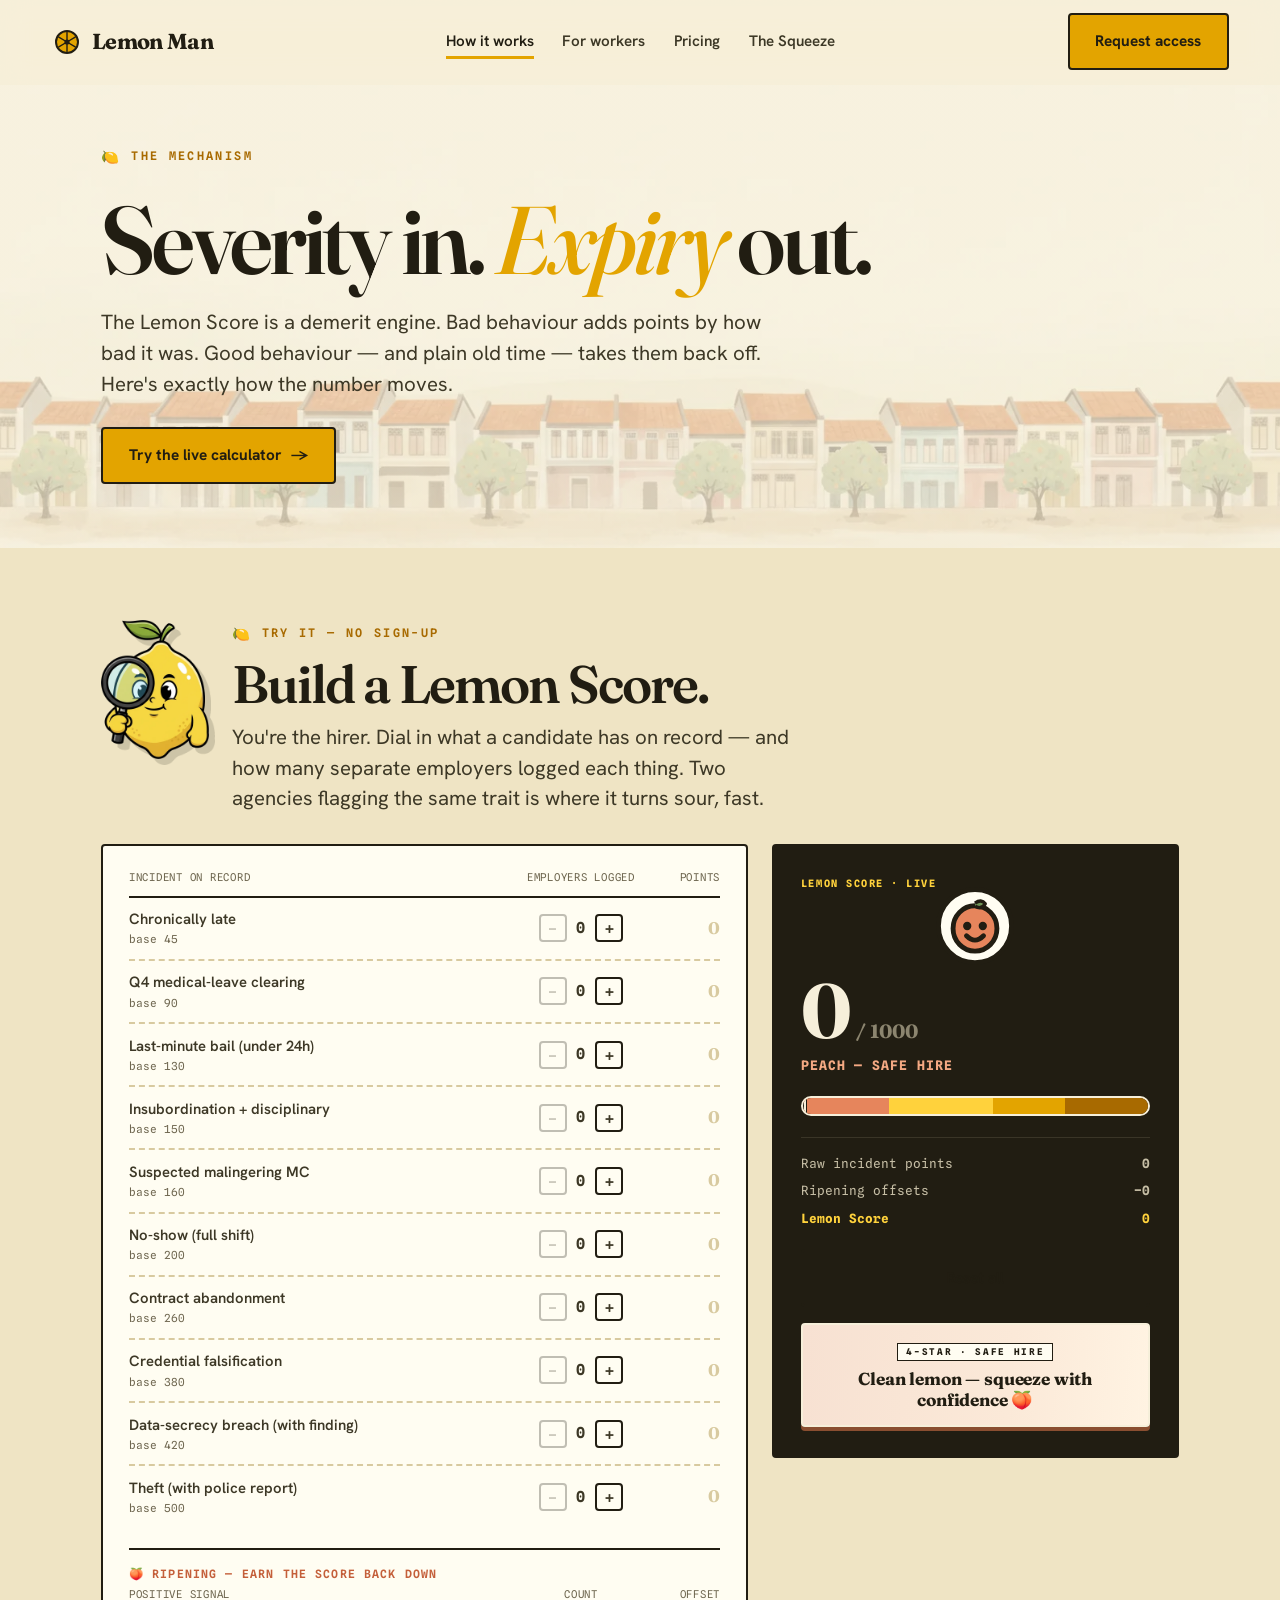
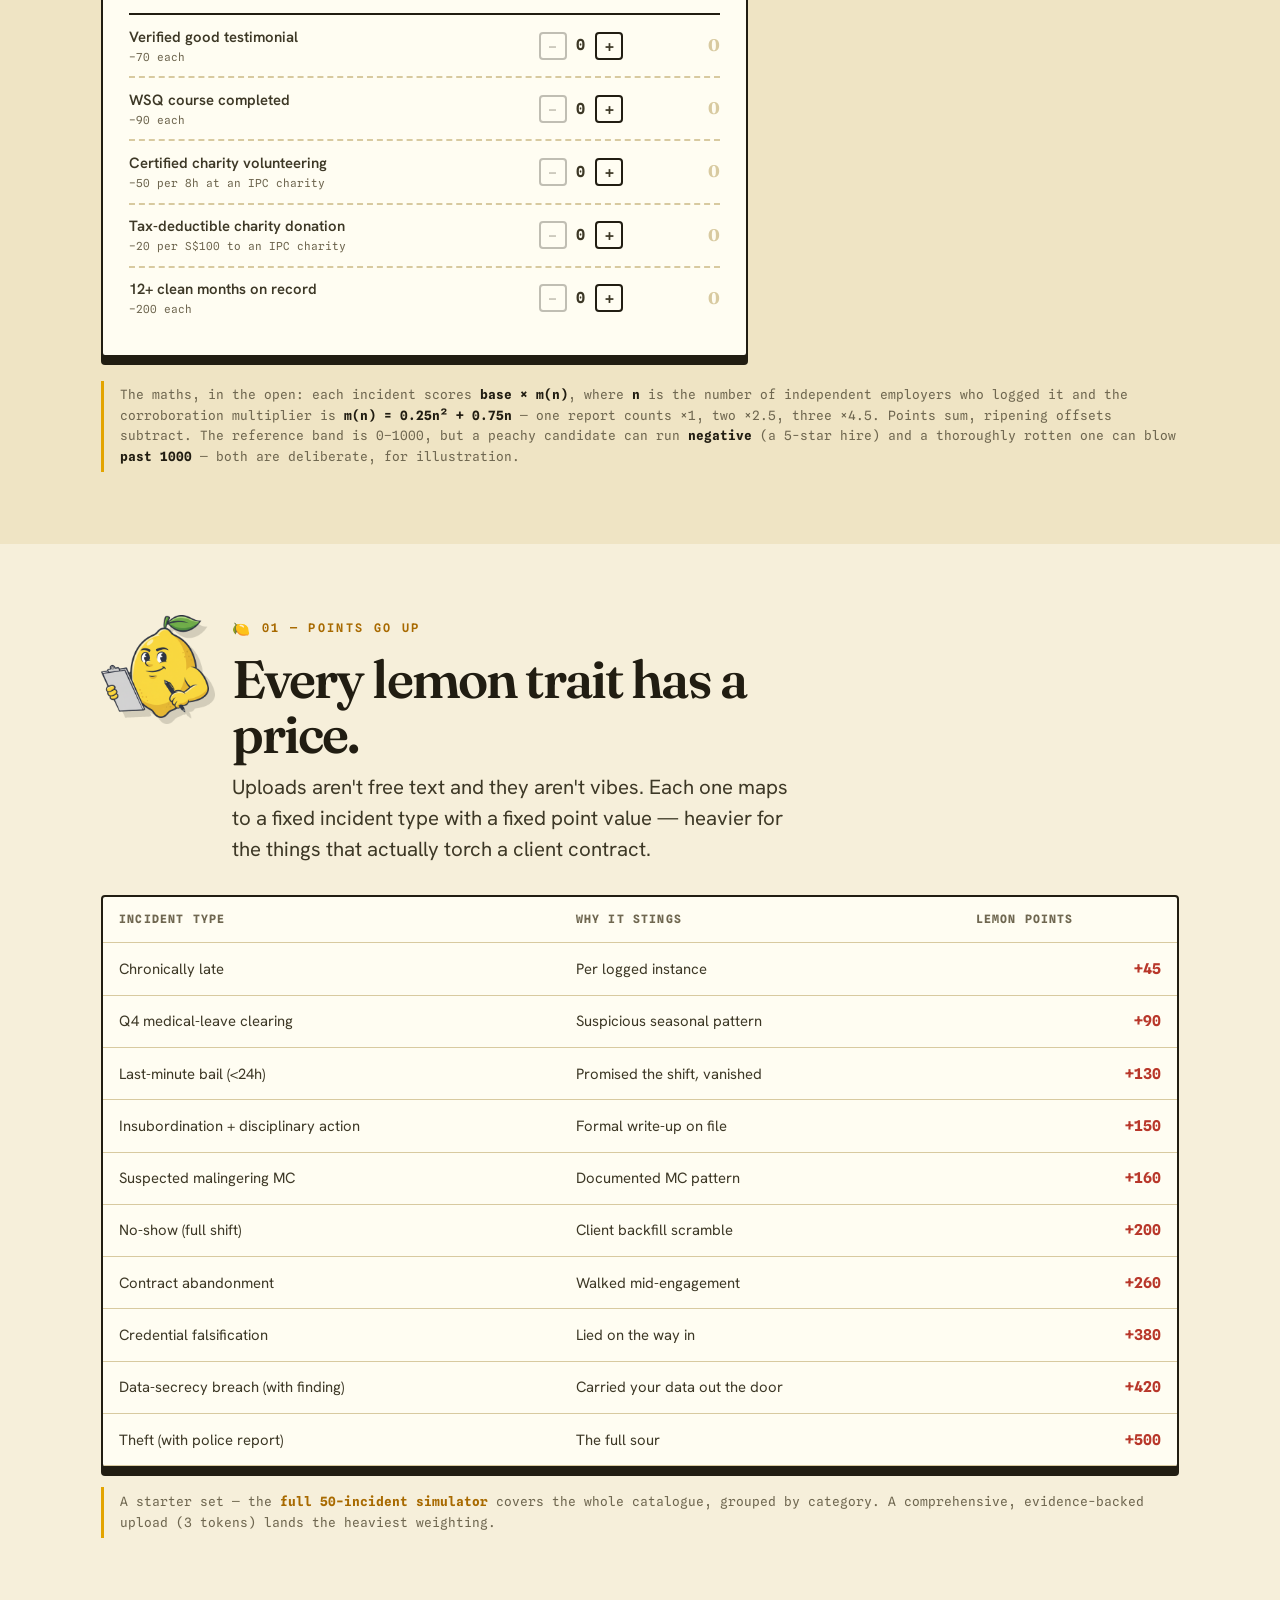
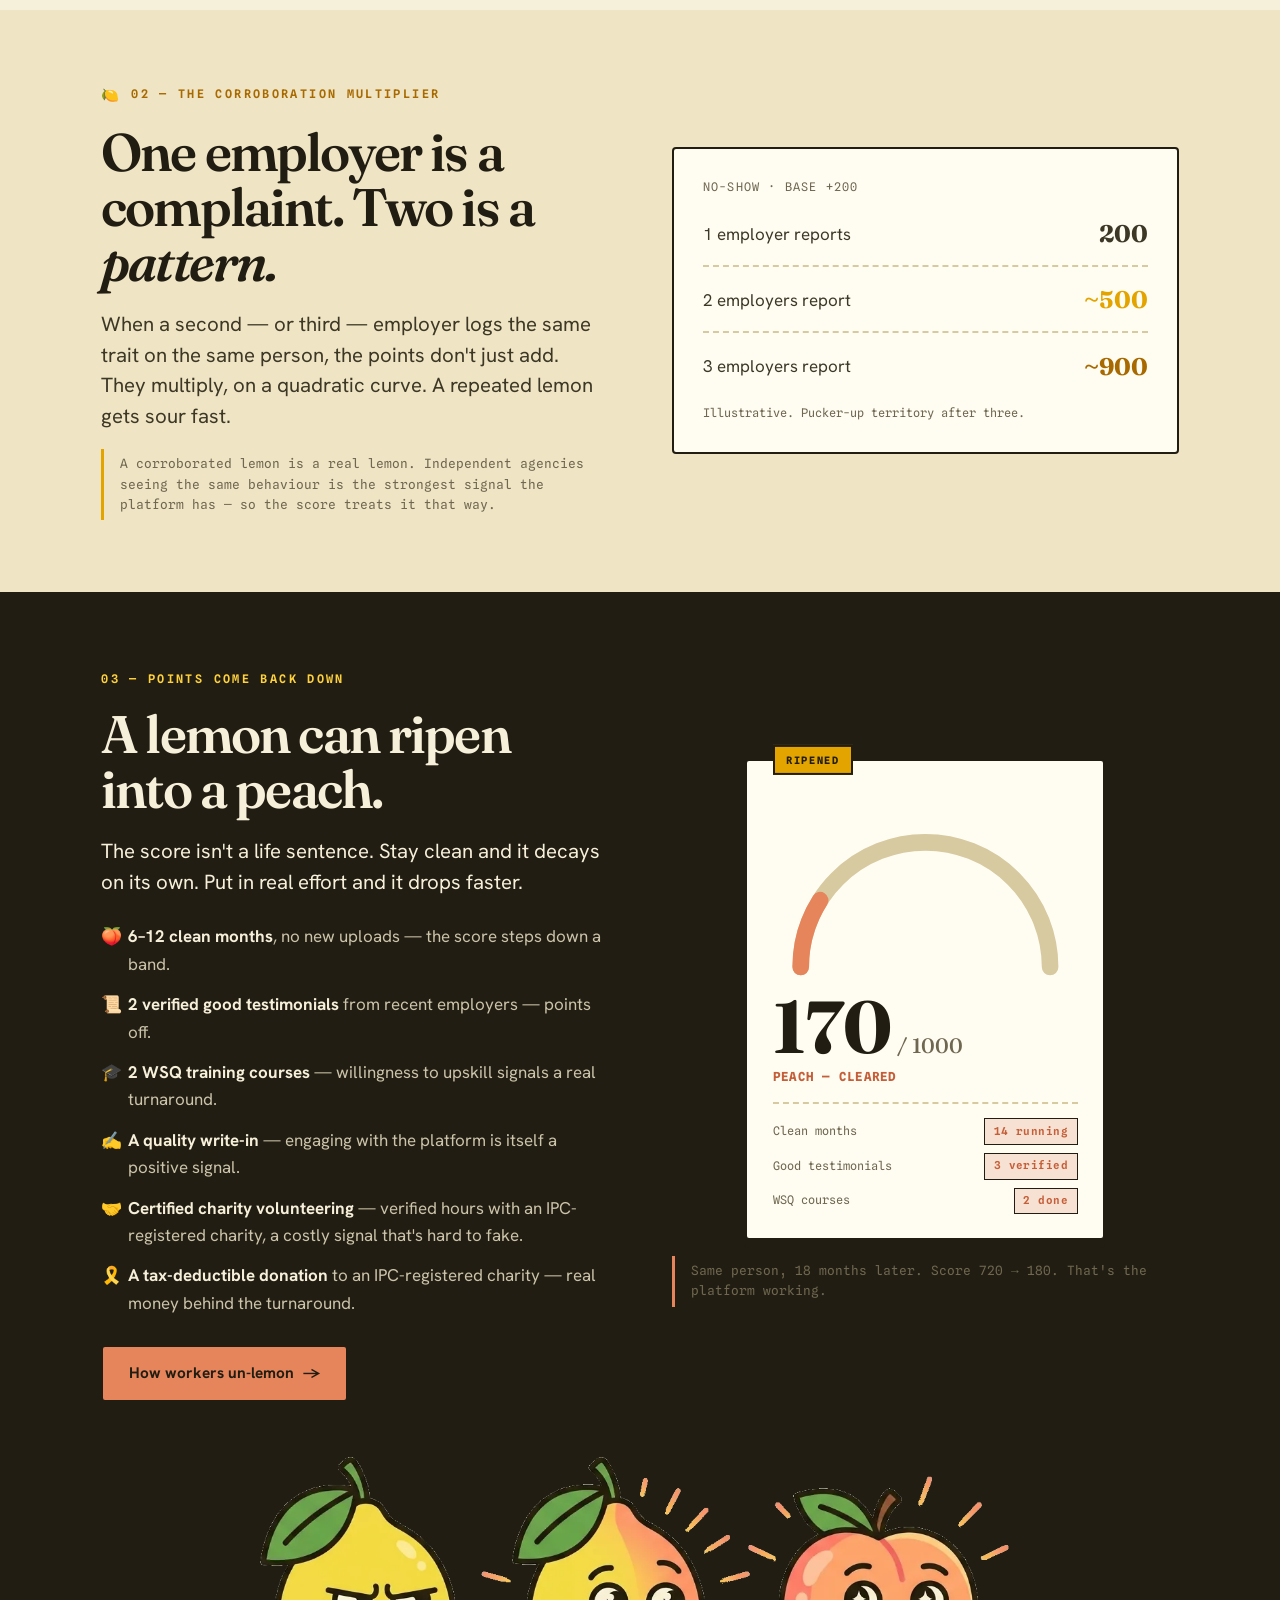
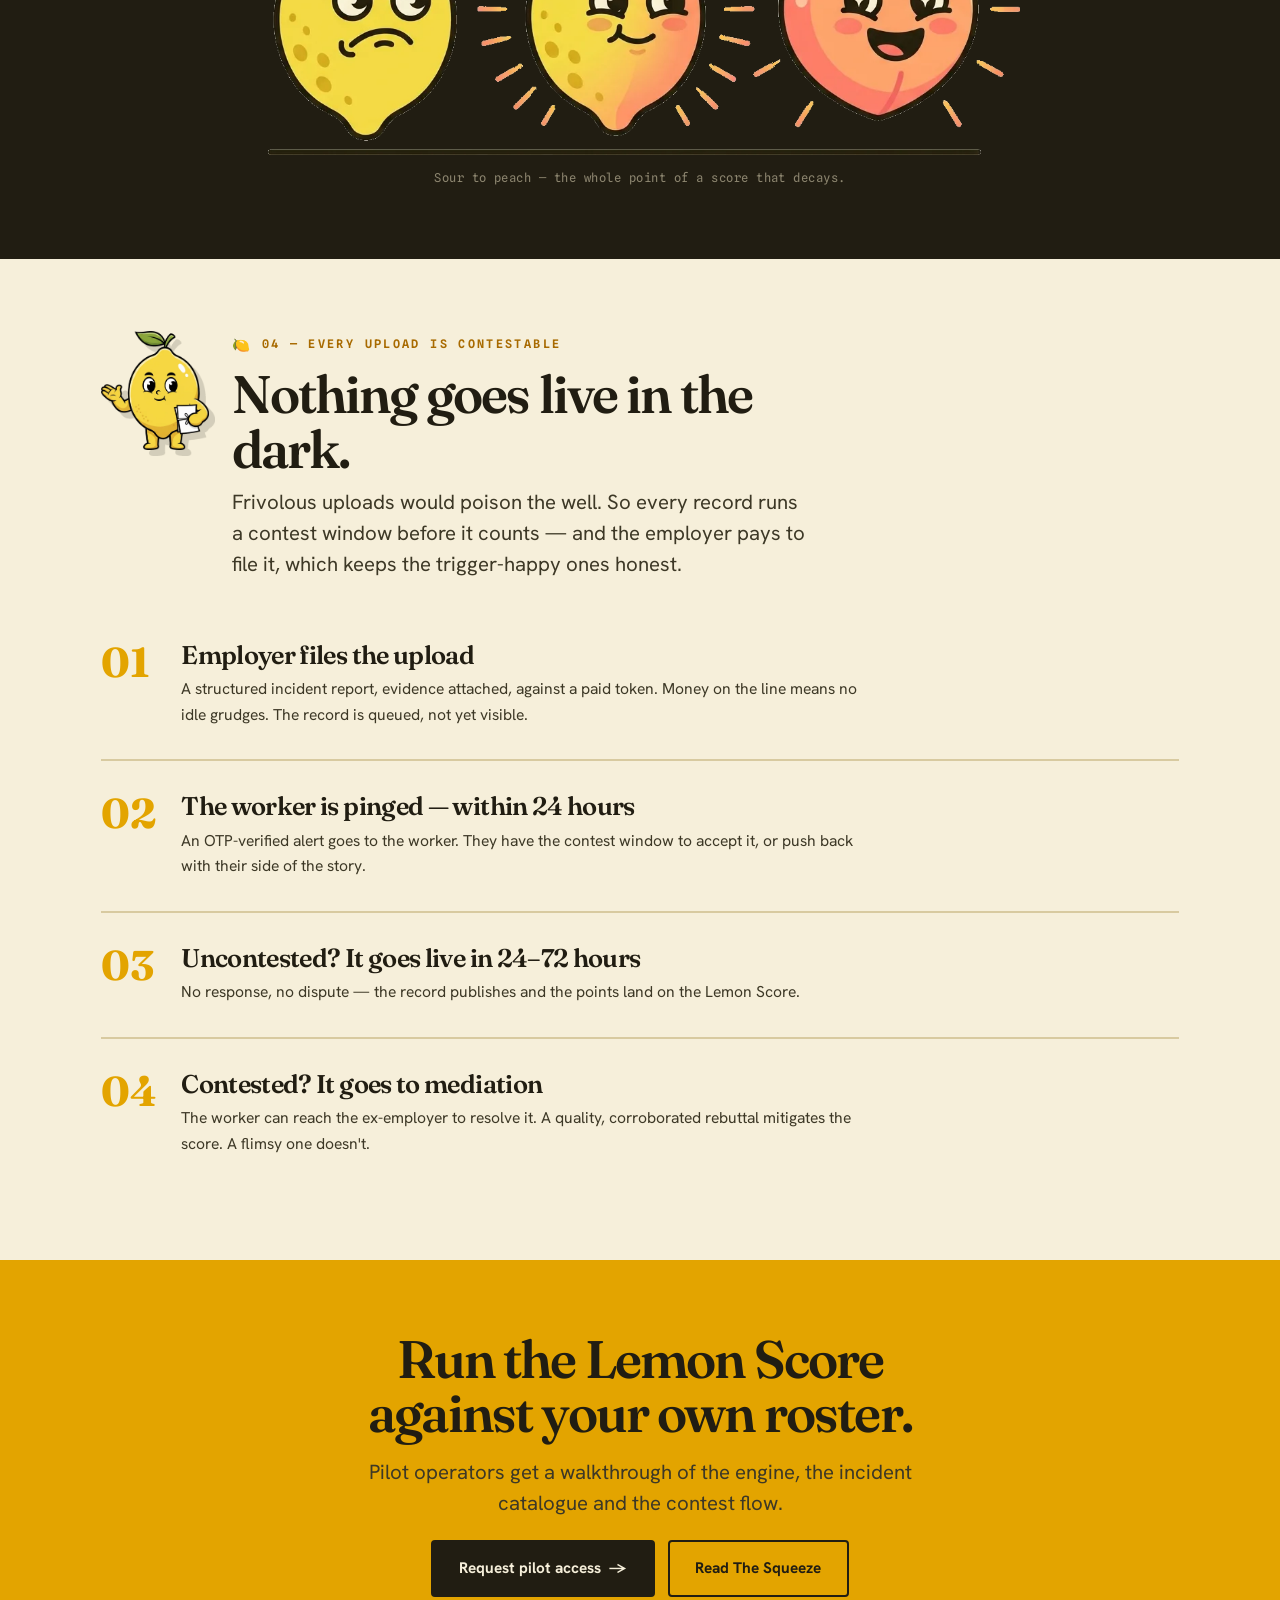
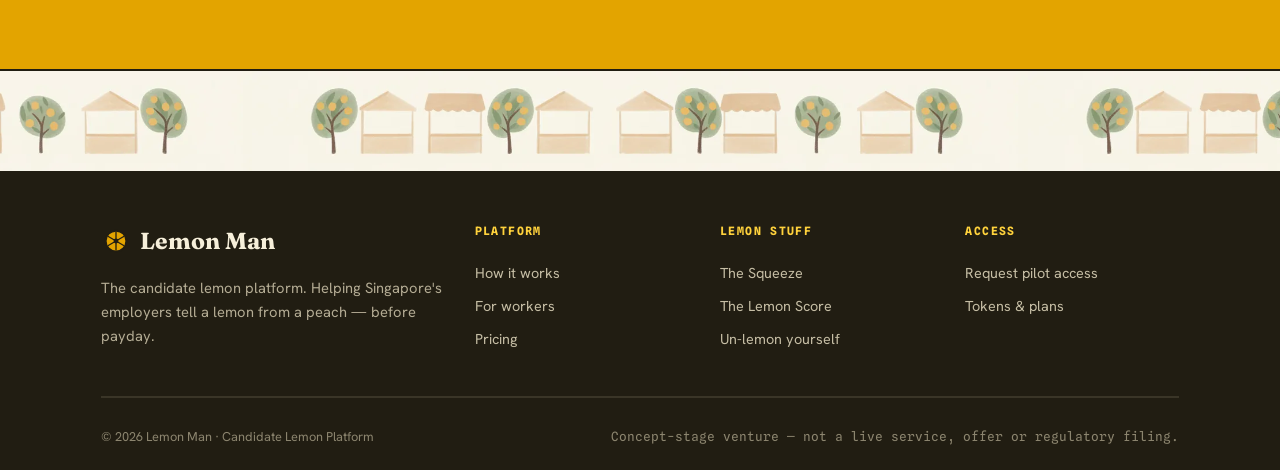
<file: how-it-works.html>
<!DOCTYPE html>
<html lang="en">
<head>
<meta charset="UTF-8">
<meta name="viewport" content="width=device-width, initial-scale=1">
<title>How it works — Lemon Man</title>
<meta name="description" content="The Lemon Score engine: severity-weighted points, a quadratic corroboration multiplier, automatic decay, and a 24–72 hour contest window on every upload.">
<meta name="robots" content="noindex, nofollow">
<link rel="icon" href="assets/img/favicon.svg" type="image/svg+xml">
<meta property="og:title" content="How the Lemon Score works">
<meta property="og:description" content="Severity in, expiry out. A demerit engine for bad hires.">
<meta property="og:url" content="https://derrick-pixel.github.io/lemon-man/how-it-works.html">
<meta property="og:image" content="https://derrick-pixel.github.io/lemon-man/assets/img/og-image.png">
<meta property="og:image:secure_url" content="https://derrick-pixel.github.io/lemon-man/assets/img/og-image.png">
<meta property="og:image:width" content="1200">
<meta property="og:image:height" content="630">
<meta property="og:image:type" content="image/png">
<meta property="og:image:alt" content="Lemon Man — the candidate lemon platform for Singapore's temp and daily-rated workforce.">
<meta property="og:type" content="website">
<meta property="og:site_name" content="Lemon Man">
<meta name="twitter:card" content="summary_large_image">
<meta name="twitter:title" content="How the Lemon Score works">
<meta name="twitter:description" content="Severity in, expiry out. A demerit engine for bad hires.">
<meta name="twitter:image" content="https://derrick-pixel.github.io/lemon-man/assets/img/og-image.png">
<link rel="preconnect" href="https://fonts.googleapis.com">
<link rel="preconnect" href="https://fonts.gstatic.com" crossorigin>
<link rel="stylesheet" href="assets/css/lemon.css?v=20">
</head>
<body>

<header class="nav" id="nav">
  <a class="nav__brand" href="index.html">
    <svg class="nav__mark" viewBox="0 0 32 32" aria-hidden="true">
      <circle cx="16" cy="16" r="11" fill="#e3a400" stroke="#211d12" stroke-width="2"/>
      <g stroke="#211d12" stroke-width="1.4" stroke-linecap="round">
        <line x1="16" y1="16" x2="16" y2="6.5"/><line x1="16" y1="16" x2="24.2" y2="11.2"/>
        <line x1="16" y1="16" x2="24.2" y2="20.8"/><line x1="16" y1="16" x2="16" y2="25.5"/>
        <line x1="16" y1="16" x2="7.8" y2="20.8"/><line x1="16" y1="16" x2="7.8" y2="11.2"/>
      </g>
      <circle cx="16" cy="16" r="2.6" fill="#211d12"/>
    </svg>
    <span>Lemon&nbsp;Man</span>
  </a>
  <nav class="nav__links" aria-label="Primary">
    <a href="how-it-works.html" aria-current="page">How it works</a>
    <a href="for-workers.html">For workers</a>
    <a href="pricing.html">Pricing</a>
    <a href="trust.html">The Squeeze</a>
  </nav>
  <div class="nav__right">
    <a class="btn btn--lemon" href="index.html#access">Request access</a>
    <button class="nav__burger" aria-label="Menu" aria-expanded="false"><span></span></button>
  </div>
</header>
<div class="mobile-menu">
  <a href="how-it-works.html">How it works</a>
  <a href="for-workers.html">For workers</a>
  <a href="pricing.html">Pricing</a>
  <a href="trust.html">The Squeeze</a>
  <a class="btn btn--lemon" href="index.html#access">Request access</a>
</div>

<!-- ===== HEAD ===== -->
<section class="hero hero--kampong" style="padding-bottom:clamp(2.5rem,5vw,4rem);">
  <div class="wrap">
    <span class="kicker reveal">The mechanism</span>
    <h1 class="display reveal" data-d="1" style="margin:1.4rem 0 1.4rem;max-width:16ch;">Severity in. <em>Expiry</em> out.</h1>
    <p class="lede reveal" data-d="2" style="max-width:42rem;">The Lemon Score is a demerit engine. Bad behaviour adds points by how bad it was. Good behaviour — and plain old time — takes them back off. Here's exactly how the number moves.</p>
    <div class="hero__cta reveal" data-d="3" style="margin-top:1.7rem;">
      <a class="btn btn--lemon" href="#calculator">Try the live calculator <span class="arrow">→</span></a>
    </div>
  </div>
</section>

<!-- ===== CALCULATOR ===== -->
<section class="section band" id="calculator">
  <div class="wrap">
    <div class="head reveal head--mascot">
      <img class="calc-mascot illo--pop" src="assets/img/lemon-man.webp" alt="Lemon Man">
      <div>
        <span class="kicker">Try it — no sign-up</span>
        <h2>Build a Lemon Score.</h2>
        <p class="lede">You're the hirer. Dial in what a candidate has on record — and how many separate employers logged each thing. Two agencies flagging the same trait is where it turns sour, fast.</p>
      </div>
    </div>
    <div class="calc reveal" data-d="1">
      <div class="calc__panel">
        <div class="calc__legend"><span>Incident on record</span><span>Employers logged</span><span>Points</span></div>
        <div id="calc-incidents"></div>
        <div class="calc__ripen">
          <h4>🍑 Ripening — earn the score back down</h4>
          <div class="calc__legend"><span>Positive signal</span><span>Count</span><span>Offset</span></div>
          <div id="calc-ripen"></div>
        </div>
      </div>
      <aside class="calc__result">
        <div class="calc__stamp">LEMON SCORE · LIVE</div>
        <svg class="calc-face" id="calc-face" viewBox="0 0 32 32" aria-hidden="true">
          <circle cx="16" cy="16" r="15" fill="#fffdf2" stroke="#211d12" stroke-width="2"/>
          <ellipse class="cf-body" cx="16" cy="17" rx="9" ry="9.3" fill="#e6855c" stroke="#211d12" stroke-width="2"/>
          <path d="M16 6.6 q2.6 -1.9 4.2 .3 q-1.6 2.6 -4.2 1" fill="#6f9457" stroke="#211d12" stroke-width="1.4" stroke-linejoin="round"/>
          <circle cx="12.8" cy="16" r="1.7" fill="#211d12"/>
          <circle cx="19.2" cy="16" r="1.7" fill="#211d12"/>
          <path class="cf-mouth" d="M12.5 20 Q16 23.6 19.5 20" fill="none" stroke="#211d12" stroke-width="2" stroke-linecap="round"/>
        </svg>
        <div class="calc__score"><span id="calc-score">0</span><small> / 1000</small></div>
        <div class="calc__verdict is-peach" id="calc-verdict">Peach — safe hire</div>
        <div class="calc__meter"><i></i><i></i><i></i><i></i><span class="calc__pin" id="calc-pin" style="left:0%"></span></div>
        <div class="calc__break">
          <span>Raw incident points<b id="calc-raw">0</b></span>
          <span>Ripening offsets<b id="calc-ripen-total">−0</b></span>
          <span class="tot">Lemon Score<b id="calc-final">0</b></span>
        </div>
        <button class="btn btn--ghost calc__reset" id="calc-reset" type="button">Reset all</button>
      </aside>
    </div>
    <p class="note reveal" data-d="1" style="margin-top:1.5rem;">The maths, in the open: each incident scores <strong>base × m(n)</strong>, where <strong>n</strong> is the number of independent employers who logged it and the corroboration multiplier is <strong>m(n) = 0.25n² + 0.75n</strong> — one report counts ×1, two ×2.5, three ×4.5. Points sum, ripening offsets subtract. The reference band is 0–1000, but a peachy candidate can run <strong>negative</strong> (a 5-star hire) and a thoroughly rotten one can blow <strong>past 1000</strong> — both are deliberate, for illustration.</p>
  </div>
</section>

<!-- ===== 01 INCIDENTS ===== -->
<section class="section" id="engine">
  <div class="wrap">
    <div class="head reveal head--mascot">
      <img class="calc-mascot illo--pop" src="assets/img/lemon-clipboard.webp" alt="Lemon Man with a clipboard, filing a record">
      <div>
        <span class="kicker">01 — Points go up</span>
        <h2>Every lemon trait has a price.</h2>
        <p class="lede">Uploads aren't free text and they aren't vibes. Each one maps to a fixed incident type with a fixed point value — heavier for the things that actually torch a client contract.</p>
      </div>
    </div>
    <div class="reveal" data-d="1" style="background:var(--card);border:2.5px solid var(--ink);border-radius:var(--radius);overflow:hidden;box-shadow:var(--shadow-pop);">
      <table class="dtable">
        <thead><tr><th>Incident type</th><th>Why it stings</th><th class="pts">Lemon points</th></tr></thead>
        <tbody>
          <tr><td>Chronically late</td><td>Per logged instance</td><td class="pts up">+45</td></tr>
          <tr><td>Q4 medical-leave clearing</td><td>Suspicious seasonal pattern</td><td class="pts up">+90</td></tr>
          <tr><td>Last-minute bail (&lt;24h)</td><td>Promised the shift, vanished</td><td class="pts up">+130</td></tr>
          <tr><td>Insubordination + disciplinary action</td><td>Formal write-up on file</td><td class="pts up">+150</td></tr>
          <tr><td>Suspected malingering MC</td><td>Documented MC pattern</td><td class="pts up">+160</td></tr>
          <tr><td>No-show (full shift)</td><td>Client backfill scramble</td><td class="pts up">+200</td></tr>
          <tr><td>Contract abandonment</td><td>Walked mid-engagement</td><td class="pts up">+260</td></tr>
          <tr><td>Credential falsification</td><td>Lied on the way in</td><td class="pts up">+380</td></tr>
          <tr><td>Data-secrecy breach (with finding)</td><td>Carried your data out the door</td><td class="pts up">+420</td></tr>
          <tr><td>Theft (with police report)</td><td>The full sour</td><td class="pts up">+500</td></tr>
        </tbody>
      </table>
    </div>
    <p class="note reveal" data-d="1" style="margin-top:1.2rem;">A starter set — the <a href="simulator.html" style="color:var(--sour);font-weight:700;">full 50-incident simulator</a> covers the whole catalogue, grouped by category. A comprehensive, evidence-backed upload (3 tokens) lands the heaviest weighting.</p>
  </div>
</section>

<!-- ===== 02 QUADRATIC ===== -->
<section class="section band">
  <div class="wrap">
    <div class="grid grid-2" style="gap:clamp(2rem,5vw,4.5rem); align-items:center;">
      <div class="reveal">
        <span class="kicker">02 — The corroboration multiplier</span>
        <h2 style="margin:1rem 0 1.2rem;">One employer is a complaint. Two is a <em>pattern.</em></h2>
        <p class="lede" style="margin-bottom:1.1rem;">When a second — or third — employer logs the same trait on the same person, the points don't just add. They multiply, on a quadratic curve. A repeated lemon gets sour fast.</p>
        <p class="note">A corroborated lemon is a real lemon. Independent agencies seeing the same behaviour is the strongest signal the platform has — so the score treats it that way.</p>
      </div>
      <div class="reveal" data-d="1">
        <div class="card" style="padding:1.8rem;">
          <div style="font-family:var(--mono);font-size:.74rem;letter-spacing:.1em;text-transform:uppercase;color:var(--ink-3);margin-bottom:1.1rem;">No-show · base +200</div>
          <div style="display:flex;flex-direction:column;gap:.9rem;">
            <div style="display:flex;justify-content:space-between;align-items:center;border-bottom:2px dashed var(--line);padding-bottom:.7rem;"><span>1 employer reports</span><span style="font-family:var(--serif);font-size:1.5rem;font-weight:700;">200</span></div>
            <div style="display:flex;justify-content:space-between;align-items:center;border-bottom:2px dashed var(--line);padding-bottom:.7rem;"><span>2 employers report</span><span style="font-family:var(--serif);font-size:1.5rem;font-weight:700;color:var(--lemon);">~500</span></div>
            <div style="display:flex;justify-content:space-between;align-items:center;"><span>3 employers report</span><span style="font-family:var(--serif);font-size:1.5rem;font-weight:700;color:var(--sour);">~900</span></div>
          </div>
          <p style="font-family:var(--mono);font-size:.74rem;color:var(--ink-3);margin-top:1.1rem;">Illustrative. Pucker-up territory after three.</p>
        </div>
      </div>
    </div>
  </div>
</section>

<!-- ===== 03 DECAY ===== -->
<section class="section band-ink">
  <div class="wrap">
    <div class="grid grid-2" style="gap:clamp(2rem,5vw,4.5rem); align-items:center;">
      <div class="reveal">
        <span class="kicker kicker--plain">03 — Points come back down</span>
        <h2 style="margin:1rem 0 1.2rem;">A lemon can ripen into a peach.</h2>
        <p class="lede">The score isn't a life sentence. Stay clean and it decays on its own. Put in real effort and it drops faster.</p>
        <ul style="display:flex;flex-direction:column;gap:.8rem;margin-top:1.6rem;">
          <li style="padding-left:1.7rem;position:relative;color:#cbc3aa;"><span style="position:absolute;left:0;">🍑</span> <strong style="color:var(--paper);">6–12 clean months</strong>, no new uploads — the score steps down a band.</li>
          <li style="padding-left:1.7rem;position:relative;color:#cbc3aa;"><span style="position:absolute;left:0;">📜</span> <strong style="color:var(--paper);">2 verified good testimonials</strong> from recent employers — points off.</li>
          <li style="padding-left:1.7rem;position:relative;color:#cbc3aa;"><span style="position:absolute;left:0;">🎓</span> <strong style="color:var(--paper);">2 WSQ training courses</strong> — willingness to upskill signals a real turnaround.</li>
          <li style="padding-left:1.7rem;position:relative;color:#cbc3aa;"><span style="position:absolute;left:0;">✍️</span> <strong style="color:var(--paper);">A quality write-in</strong> — engaging with the platform is itself a positive signal.</li>
          <li style="padding-left:1.7rem;position:relative;color:#cbc3aa;"><span style="position:absolute;left:0;">🤝</span> <strong style="color:var(--paper);">Certified charity volunteering</strong> — verified hours with an IPC-registered charity, a costly signal that's hard to fake.</li>
          <li style="padding-left:1.7rem;position:relative;color:#cbc3aa;"><span style="position:absolute;left:0;">🎗️</span> <strong style="color:var(--paper);">A tax-deductible donation</strong> to an IPC-registered charity — real money behind the turnaround.</li>
        </ul>
        <a class="btn btn--peach" href="for-workers.html" style="margin-top:1.7rem;">How workers un-lemon <span class="arrow">→</span></a>
      </div>
      <div class="reveal" data-d="1">
        <div class="gauge" data-gauge="180">
          <div class="gauge__card" data-stamp="RIPENED">
            <svg class="gauge__svg" viewBox="0 0 220 132" aria-hidden="true">
              <path d="M20 122 A90 90 0 0 1 200 122" fill="none" stroke="var(--line)" stroke-width="12" stroke-linecap="round"/>
              <path class="gauge__arc" d="M20 122 A90 90 0 0 1 200 122" fill="none" stroke-width="12" stroke-linecap="round"/>
            </svg>
            <div class="gauge__num"><span data-gauge-num>0</span><small> / 1000</small></div>
            <div class="gauge__verdict is-peach">Peach — cleared</div>
            <div class="gauge__rows">
              <div class="gauge__row"><span>Clean months</span><span class="tag tag--peach">14 running</span></div>
              <div class="gauge__row"><span>Good testimonials</span><span class="tag tag--peach">3 verified</span></div>
              <div class="gauge__row"><span>WSQ courses</span><span class="tag tag--peach">2 done</span></div>
            </div>
          </div>
        </div>
        <p class="note" data-d="1" style="margin-top:1rem;border-color:var(--peach);">Same person, 18 months later. Score 720 → 180. That's the platform working.</p>
      </div>
    </div>
    <div class="reveal" data-d="2" style="margin-top:clamp(2rem,4.5vw,3.4rem);">
      <img loading="lazy" class="illo illo-strip illo-strip--ripen" src="assets/img/ripening.webp" alt="A sour lemon ripening into a sweet peach">
      <p class="illo-cap" style="color:#8c856f;">Sour to peach — the whole point of a score that decays.</p>
    </div>
  </div>
</section>

<!-- ===== 04 CONTEST WINDOW ===== -->
<section class="section">
  <div class="wrap">
    <div class="head reveal head--mascot">
      <img loading="lazy" class="calc-mascot illo--pop" src="assets/img/lemon-says.webp" alt="A lemon putting its side of the story">
      <div>
        <span class="kicker">04 — Every upload is contestable</span>
        <h2>Nothing goes live in the dark.</h2>
        <p class="lede">Frivolous uploads would poison the well. So every record runs a contest window before it counts — and the employer pays to file it, which keeps the trigger-happy ones honest.</p>
      </div>
    </div>
    <div class="steps reveal" data-d="1">
      <div class="step">
        <div class="step__n"></div>
        <div>
          <h3>Employer files the upload</h3>
          <p>A structured incident report, evidence attached, against a paid token. Money on the line means no idle grudges. The record is queued, not yet visible.</p>
        </div>
      </div>
      <div class="step">
        <div class="step__n"></div>
        <div>
          <h3>The worker is pinged — within 24 hours</h3>
          <p>An OTP-verified alert goes to the worker. They have the contest window to accept it, or push back with their side of the story.</p>
        </div>
      </div>
      <div class="step">
        <div class="step__n"></div>
        <div>
          <h3>Uncontested? It goes live in 24–72 hours</h3>
          <p>No response, no dispute — the record publishes and the points land on the Lemon Score.</p>
        </div>
      </div>
      <div class="step">
        <div class="step__n"></div>
        <div>
          <h3>Contested? It goes to mediation</h3>
          <p>The worker can reach the ex-employer to resolve it. A quality, corroborated rebuttal mitigates the score. A flimsy one doesn't.</p>
        </div>
      </div>
    </div>
  </div>
</section>

<!-- ===== CTA ===== -->
<section class="section band-lemon cta-band">
  <div class="wrap" style="max-width:46rem;">
    <h2 class="reveal">Run the Lemon Score against your own roster.</h2>
    <p class="lede reveal" data-d="1" style="color:var(--ink-2);">Pilot operators get a walkthrough of the engine, the incident catalogue and the contest flow.</p>
    <div class="reveal" data-d="2" style="display:flex;gap:.8rem;justify-content:center;flex-wrap:wrap;">
      <a class="btn btn--primary" href="index.html#access">Request pilot access <span class="arrow">→</span></a>
      <a class="btn btn--ghost" href="trust.html">Read The Squeeze</a>
    </div>
  </div>
</section>

<div class="grove-band" aria-hidden="true"></div>

<footer class="foot">
  <div class="wrap">
    <div class="foot__top">
      <div>
        <div class="foot__brand">
          <svg class="nav__mark" viewBox="0 0 32 32" aria-hidden="true">
            <circle cx="16" cy="16" r="11" fill="#e3a400" stroke="#211d12" stroke-width="2"/>
            <g stroke="#211d12" stroke-width="1.4" stroke-linecap="round">
              <line x1="16" y1="16" x2="16" y2="6.5"/><line x1="16" y1="16" x2="24.2" y2="11.2"/>
              <line x1="16" y1="16" x2="24.2" y2="20.8"/><line x1="16" y1="16" x2="16" y2="25.5"/>
              <line x1="16" y1="16" x2="7.8" y2="20.8"/><line x1="16" y1="16" x2="7.8" y2="11.2"/>
            </g>
            <circle cx="16" cy="16" r="2.6" fill="#211d12"/>
          </svg>
          <span>Lemon&nbsp;Man</span>
        </div>
        <p class="foot__tag">The candidate lemon platform. Helping Singapore's employers tell a lemon from a peach — before payday.</p>
      </div>
      <div class="foot__col">
        <h5>Platform</h5>
        <a href="how-it-works.html">How it works</a>
        <a href="for-workers.html">For workers</a>
        <a href="pricing.html">Pricing</a>
      </div>
      <div class="foot__col">
        <h5>Lemon stuff</h5>
        <a href="trust.html">The Squeeze</a>
        <a href="how-it-works.html#engine">The Lemon Score</a>
        <a href="for-workers.html">Un-lemon yourself</a>
      </div>
      <div class="foot__col">
        <h5>Access</h5>
        <a href="index.html#access">Request pilot access</a>
        <a href="pricing.html">Tokens &amp; plans</a>
      </div>
    </div>
    <div class="foot__bottom">
      <span>© <span data-year>2026</span> Lemon&nbsp;Man · Candidate Lemon Platform</span>
      <span class="mono">Concept-stage venture — not a live service, offer or regulatory filing.</span>
    </div>
  </div>
</footer>

<script src="assets/js/lemon.js?v=20"></script>
</body>
</html>
</file>
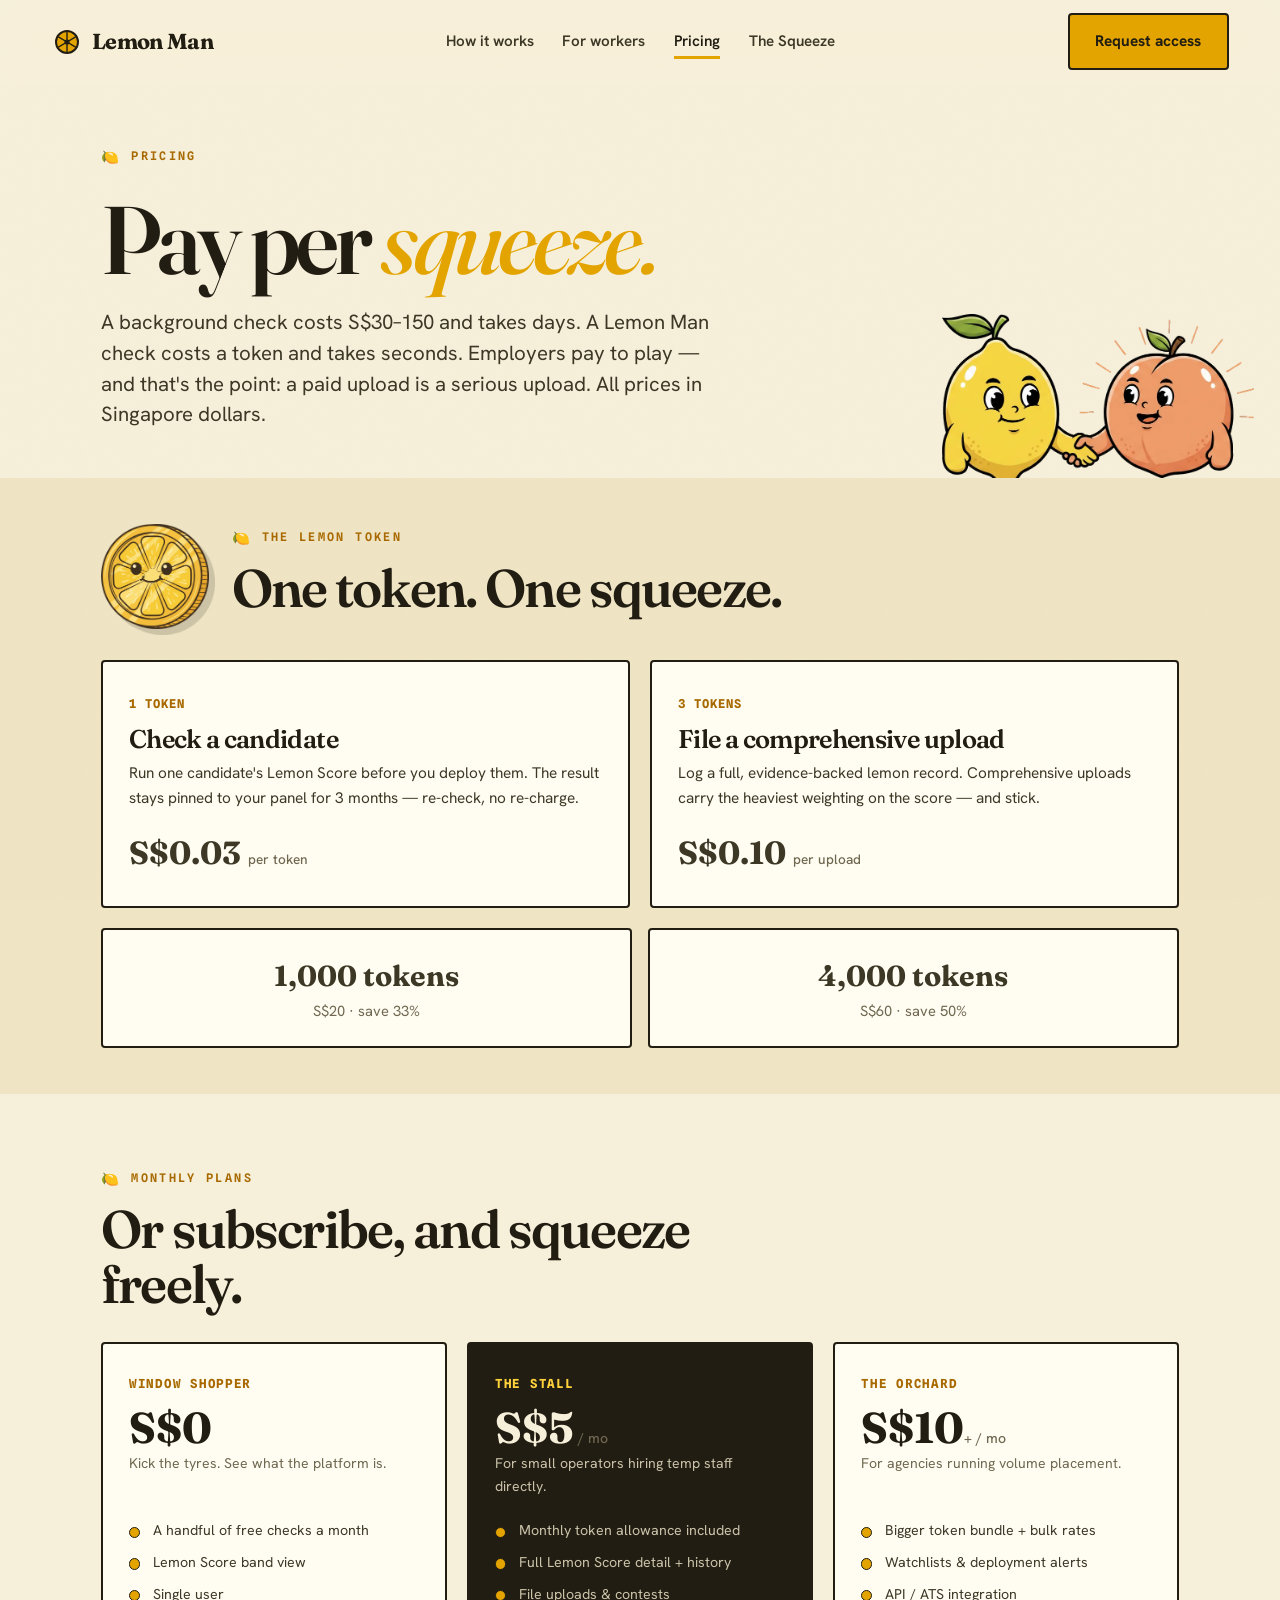
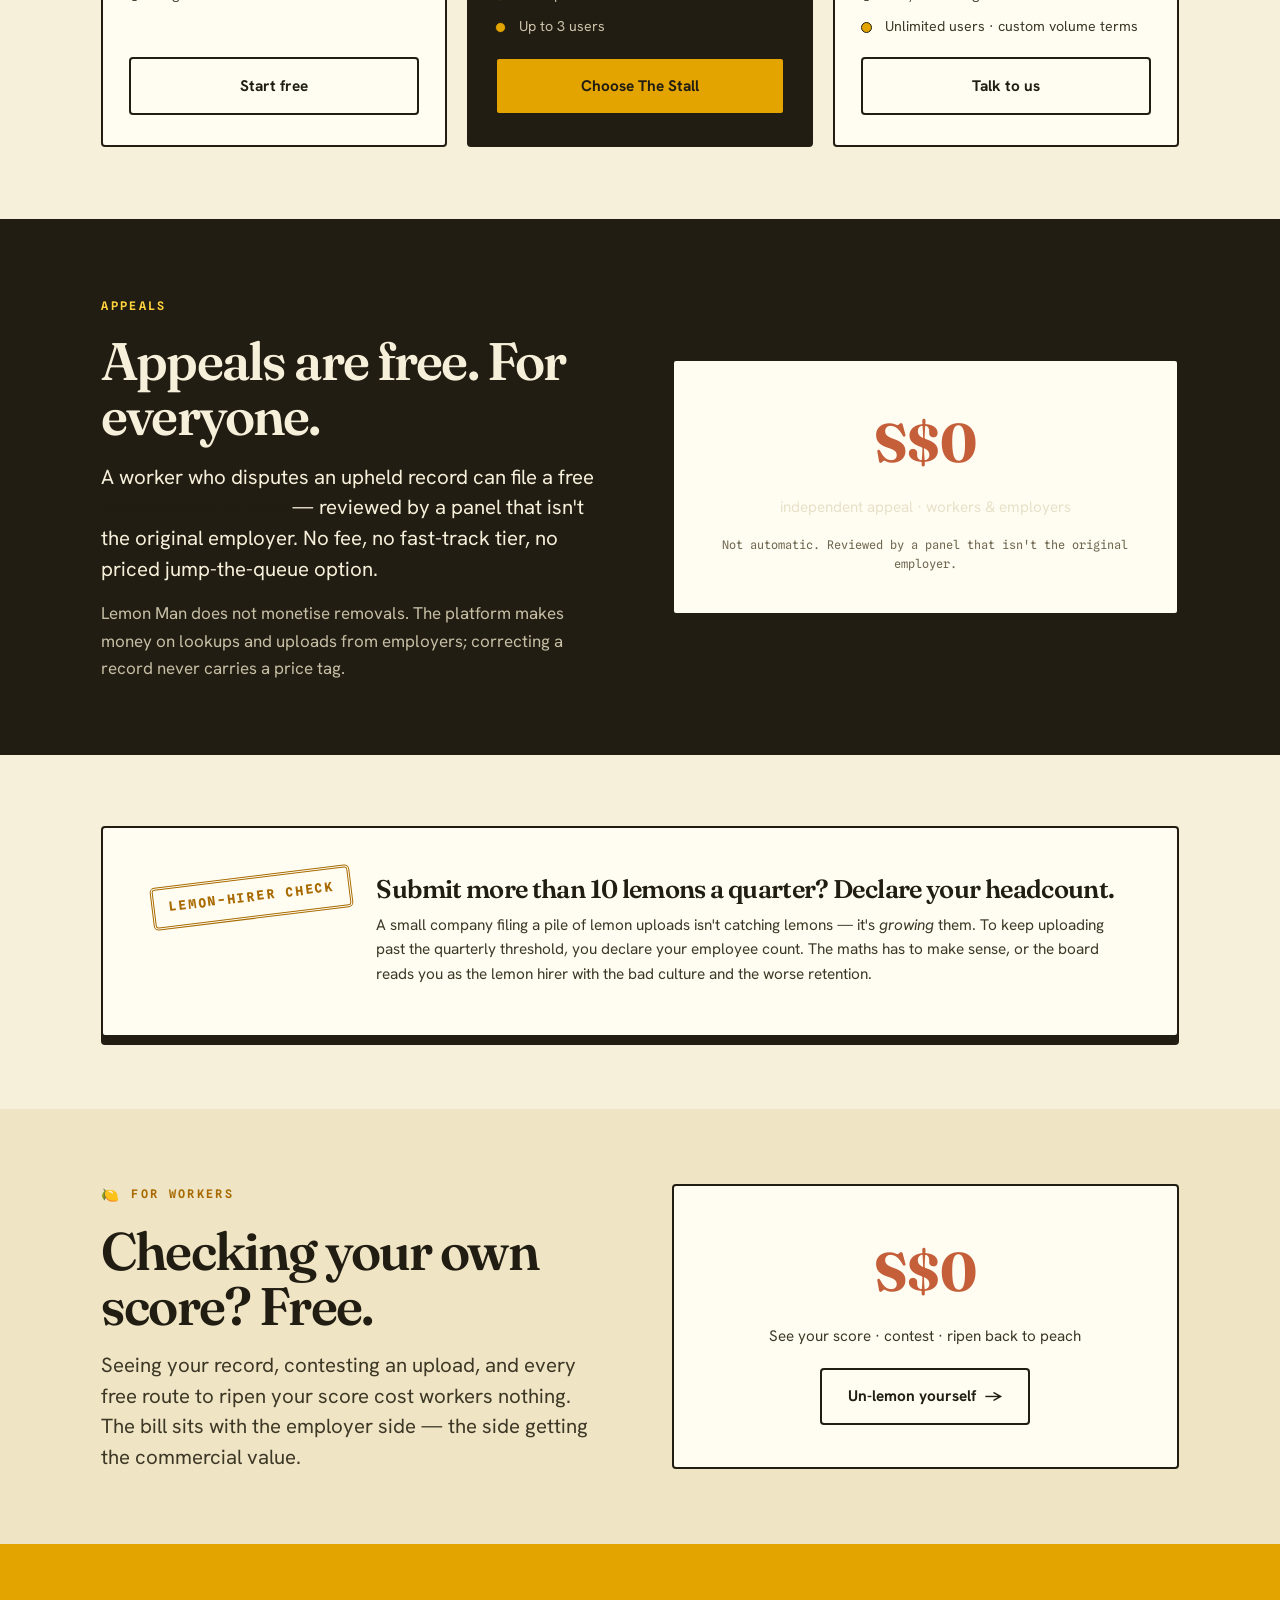
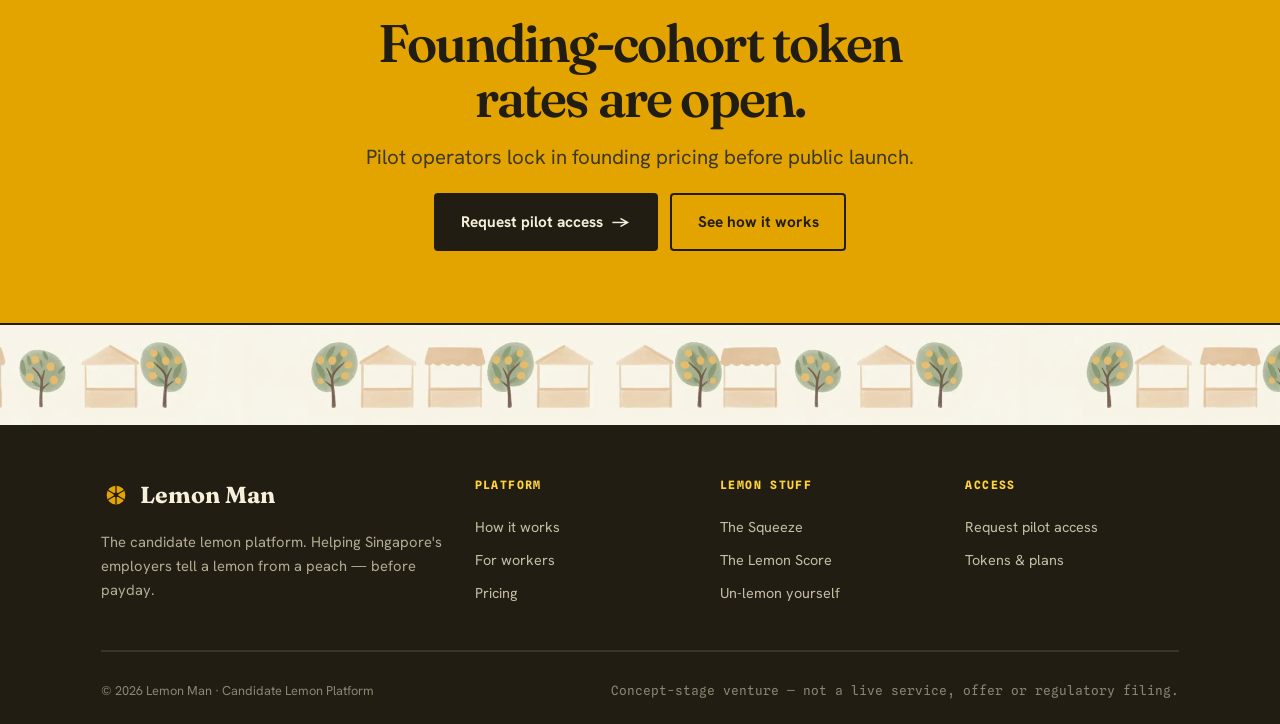
<file: pricing.html>
<!DOCTYPE html>
<html lang="en">
<head>
<meta charset="UTF-8">
<meta name="viewport" content="width=device-width, initial-scale=1">
<title>Pricing — Lemon Man</title>
<meta name="description" content="Lemon tokens and light monthly plans for employers. Workers check their own score free. Appeals are free for everyone.">
<meta name="robots" content="noindex, nofollow">
<link rel="icon" href="assets/img/favicon.svg" type="image/svg+xml">
<meta property="og:title" content="Lemon Man — pricing">
<meta property="og:description" content="Tokens and plans for employers. Workers check free. Appeals free for everyone.">
<meta property="og:url" content="https://derrick-pixel.github.io/lemon-man/pricing.html">
<meta property="og:image" content="https://derrick-pixel.github.io/lemon-man/assets/img/og-image.png">
<meta property="og:image:secure_url" content="https://derrick-pixel.github.io/lemon-man/assets/img/og-image.png">
<meta property="og:image:width" content="1200">
<meta property="og:image:height" content="630">
<meta property="og:image:type" content="image/png">
<meta property="og:image:alt" content="Lemon Man — the candidate lemon platform for Singapore's temp and daily-rated workforce.">
<meta property="og:type" content="website">
<meta property="og:site_name" content="Lemon Man">
<meta name="twitter:card" content="summary_large_image">
<meta name="twitter:title" content="Lemon Man — pricing">
<meta name="twitter:description" content="Tokens and plans for employers. Workers check free. Appeals free for everyone.">
<meta name="twitter:image" content="https://derrick-pixel.github.io/lemon-man/assets/img/og-image.png">
<link rel="preconnect" href="https://fonts.googleapis.com">
<link rel="preconnect" href="https://fonts.gstatic.com" crossorigin>
<link rel="stylesheet" href="assets/css/lemon.css?v=20">
</head>
<body>

<header class="nav" id="nav">
  <a class="nav__brand" href="index.html">
    <svg class="nav__mark" viewBox="0 0 32 32" aria-hidden="true">
      <circle cx="16" cy="16" r="11" fill="#e3a400" stroke="#211d12" stroke-width="2"/>
      <g stroke="#211d12" stroke-width="1.4" stroke-linecap="round">
        <line x1="16" y1="16" x2="16" y2="6.5"/><line x1="16" y1="16" x2="24.2" y2="11.2"/>
        <line x1="16" y1="16" x2="24.2" y2="20.8"/><line x1="16" y1="16" x2="16" y2="25.5"/>
        <line x1="16" y1="16" x2="7.8" y2="20.8"/><line x1="16" y1="16" x2="7.8" y2="11.2"/>
      </g>
      <circle cx="16" cy="16" r="2.6" fill="#211d12"/>
    </svg>
    <span>Lemon&nbsp;Man</span>
  </a>
  <nav class="nav__links" aria-label="Primary">
    <a href="how-it-works.html">How it works</a>
    <a href="for-workers.html">For workers</a>
    <a href="pricing.html" aria-current="page">Pricing</a>
    <a href="trust.html">The Squeeze</a>
  </nav>
  <div class="nav__right">
    <a class="btn btn--lemon" href="index.html#access">Request access</a>
    <button class="nav__burger" aria-label="Menu" aria-expanded="false"><span></span></button>
  </div>
</header>
<div class="mobile-menu">
  <a href="how-it-works.html">How it works</a>
  <a href="for-workers.html">For workers</a>
  <a href="pricing.html">Pricing</a>
  <a href="trust.html">The Squeeze</a>
  <a class="btn btn--lemon" href="index.html#access">Request access</a>
</div>

<!-- ===== HEAD ===== -->
<section class="hero" style="padding-bottom:clamp(2rem,4vw,3rem);">
  <img class="pricing-hero-img" src="assets/img/handshake.webp" alt="Lemon Man and a peach shaking hands" aria-hidden="true">
  <div class="wrap">
    <span class="kicker reveal">Pricing</span>
    <h1 class="display reveal" data-d="1" style="margin:1.4rem 0 1.4rem;max-width:15ch;">Pay per <em>squeeze.</em></h1>
    <p class="lede reveal" data-d="2" style="max-width:38rem;">A background check costs S$30–150 and takes days. A Lemon&nbsp;Man check costs a token and takes seconds. Employers pay to play — and that's the point: a paid upload is a serious upload. All prices in Singapore dollars.</p>
  </div>
</section>

<!-- ===== TOKENS ===== -->
<section class="section--tight band">
  <div class="wrap">
    <div class="head reveal head--mascot">
      <img class="calc-mascot illo--pop" src="assets/img/lemon-token.webp" alt="A friendly lemon-token coin character">
      <div>
        <span class="kicker">The lemon token</span>
        <h2>One token. One squeeze.</h2>
      </div>
    </div>
    <div class="grid grid-2 reveal" data-d="1" style="gap:1.3rem;">
      <div class="card">
        <span class="card__ix">1 token</span>
        <h3 style="margin:.6rem 0 .5rem;">Check a candidate</h3>
        <p>Run one candidate's Lemon Score before you deploy them. The result stays pinned to your panel for 3 months — re-check, no re-charge.</p>
        <div style="font-family:var(--serif);font-size:2rem;font-weight:700;margin-top:1rem;">S$0.03 <small style="font-family:var(--sans);font-size:.85rem;font-weight:500;color:var(--ink-3);">per token</small></div>
      </div>
      <div class="card card--peach">
        <span class="card__ix">3 tokens</span>
        <h3 style="margin:.6rem 0 .5rem;">File a comprehensive upload</h3>
        <p>Log a full, evidence-backed lemon record. Comprehensive uploads carry the heaviest weighting on the score — and stick.</p>
        <div style="font-family:var(--serif);font-size:2rem;font-weight:700;margin-top:1rem;">S$0.10 <small style="font-family:var(--sans);font-size:.85rem;font-weight:500;color:var(--ink-3);">per upload</small></div>
      </div>
    </div>
    <div class="reveal" data-d="2" style="display:flex;gap:1rem;flex-wrap:wrap;margin-top:1.3rem;">
      <div class="card" style="flex:1;min-width:220px;text-align:center;padding:1.4rem;"><div style="font-family:var(--serif);font-size:1.8rem;font-weight:700;">1,000 tokens</div><div style="color:var(--ink-3);font-size:.92rem;">S$20 · save 33%</div></div>
      <div class="card card--peach" style="flex:1;min-width:220px;text-align:center;padding:1.4rem;"><div style="font-family:var(--serif);font-size:1.8rem;font-weight:700;">4,000 tokens</div><div style="color:var(--ink-3);font-size:.92rem;">S$60 · save 50%</div></div>
    </div>
  </div>
</section>

<!-- ===== PLANS ===== -->
<section class="section">
  <div class="wrap">
    <div class="head reveal">
      <span class="kicker">Monthly plans</span>
      <h2>Or subscribe, and squeeze freely.</h2>
    </div>
    <div class="tiers reveal" data-d="1">
      <div class="tier">
        <span class="tier__name">Window Shopper</span>
        <div class="tier__price">S$0</div>
        <p class="tier__desc">Kick the tyres. See what the platform is.</p>
        <ul>
          <li>A handful of free checks a month</li>
          <li>Lemon Score band view</li>
          <li>Single user</li>
        </ul>
        <a class="btn btn--ghost" href="index.html#access" style="justify-content:center;">Start free</a>
      </div>
      <div class="tier tier--feature">
        <span class="tier__name">The Stall</span>
        <div class="tier__price">S$5<small> / mo</small></div>
        <p class="tier__desc">For small operators hiring temp staff directly.</p>
        <ul>
          <li>Monthly token allowance included</li>
          <li>Full Lemon Score detail + history</li>
          <li>File uploads &amp; contests</li>
          <li>Up to 3 users</li>
        </ul>
        <a class="btn btn--lemon" href="index.html#access" style="justify-content:center;">Choose The Stall</a>
      </div>
      <div class="tier">
        <span class="tier__name">The Orchard</span>
        <div class="tier__price">S$10<small>+ / mo</small></div>
        <p class="tier__desc">For agencies running volume placement.</p>
        <ul>
          <li>Bigger token bundle + bulk rates</li>
          <li>Watchlists &amp; deployment alerts</li>
          <li>API / ATS integration</li>
          <li>Unlimited users · custom volume terms</li>
        </ul>
        <a class="btn btn--ghost" href="index.html#access" style="justify-content:center;">Talk to us</a>
      </div>
    </div>
  </div>
</section>

<!-- ===== APPEAL (free, no charge) ===== -->
<section class="section band-ink">
  <div class="wrap">
    <div class="grid grid-2" style="gap:clamp(2rem,5vw,4rem); align-items:center;">
      <div class="reveal">
        <span class="kicker kicker--plain">Appeals</span>
        <h2 style="margin:1rem 0 1.1rem;">Appeals are free. For everyone.</h2>
        <p class="lede">A worker who disputes an upheld record can file a free <strong>independent appeal</strong> — reviewed by a panel that isn't the original employer. No fee, no fast-track tier, no priced jump-the-queue option.</p>
        <p style="margin-top:1rem;color:#c6bea5;">Lemon&nbsp;Man does not monetise removals. The platform makes money on lookups and uploads from employers; correcting a record never carries a price tag.</p>
      </div>
      <div class="reveal" data-d="1">
        <div class="card" style="text-align:center;padding:2.4rem 2rem;">
          <div style="font-family:var(--serif);font-size:3.4rem;font-weight:700;color:var(--peach-deep,#c45f3a);">S$0</div>
          <p style="margin-top:.5rem;font-size:.95rem;">independent appeal · workers &amp; employers</p>
          <p style="font-family:var(--mono);font-size:.74rem;color:var(--ink-3);margin-top:1rem;">Not automatic. Reviewed by a panel that isn't the original employer.</p>
        </div>
      </div>
    </div>
  </div>
</section>

<!-- ===== HEADCOUNT RULE ===== -->
<section class="section">
  <div class="wrap">
    <div class="reveal" style="background:var(--card);border:2.5px solid var(--ink);border-radius:var(--radius);box-shadow:var(--shadow-pop);padding:clamp(1.8rem,4vw,3rem);">
      <div style="display:flex;gap:1.5rem;align-items:flex-start;flex-wrap:wrap;">
        <div class="stamp stamp--lemon" style="flex:none;">Lemon-hirer check</div>
        <div style="flex:1;min-width:260px;">
          <h3 style="margin-bottom:.6rem;">Submit more than 10 lemons a quarter? Declare your headcount.</h3>
          <p style="font-size:.96rem;">A small company filing a pile of lemon uploads isn't catching lemons — it's <em>growing</em> them. To keep uploading past the quarterly threshold, you declare your employee count. The maths has to make sense, or the board reads you as the lemon hirer with the bad culture and the worse retention.</p>
        </div>
      </div>
    </div>
  </div>
</section>

<!-- ===== WORKER FREE ===== -->
<section class="section band">
  <div class="wrap">
    <div class="grid grid-2" style="gap:clamp(2rem,5vw,4rem); align-items:center;">
      <div class="reveal">
        <span class="kicker">For workers</span>
        <h2 style="margin:1rem 0 1rem;">Checking your own score? Free.</h2>
        <p class="lede">Seeing your record, contesting an upload, and every free route to ripen your score cost workers nothing. The bill sits with the employer side — the side getting the commercial value.</p>
      </div>
      <div class="reveal" data-d="1">
        <div class="card card--peach" style="text-align:center;padding:2.6rem 2rem;">
          <div style="font-family:var(--serif);font-size:3.4rem;font-weight:700;color:var(--peach-deep,#c45f3a);">S$0</div>
          <p style="margin-top:.5rem;font-size:.95rem;">See your score · contest · ripen back to peach</p>
          <a class="btn btn--ghost" href="for-workers.html" style="margin-top:1.2rem;">Un-lemon yourself <span class="arrow">→</span></a>
        </div>
      </div>
    </div>
  </div>
</section>

<!-- ===== CTA ===== -->
<section class="section band-lemon cta-band">
  <div class="wrap" style="max-width:46rem;">
    <h2 class="reveal">Founding-cohort token rates are open.</h2>
    <p class="lede reveal" data-d="1" style="color:var(--ink-2);">Pilot operators lock in founding pricing before public launch.</p>
    <div class="reveal" data-d="2" style="display:flex;gap:.8rem;justify-content:center;flex-wrap:wrap;">
      <a class="btn btn--primary" href="index.html#access">Request pilot access <span class="arrow">→</span></a>
      <a class="btn btn--ghost" href="how-it-works.html">See how it works</a>
    </div>
  </div>
</section>

<div class="grove-band" aria-hidden="true"></div>

<footer class="foot">
  <div class="wrap">
    <div class="foot__top">
      <div>
        <div class="foot__brand">
          <svg class="nav__mark" viewBox="0 0 32 32" aria-hidden="true">
            <circle cx="16" cy="16" r="11" fill="#e3a400" stroke="#211d12" stroke-width="2"/>
            <g stroke="#211d12" stroke-width="1.4" stroke-linecap="round">
              <line x1="16" y1="16" x2="16" y2="6.5"/><line x1="16" y1="16" x2="24.2" y2="11.2"/>
              <line x1="16" y1="16" x2="24.2" y2="20.8"/><line x1="16" y1="16" x2="16" y2="25.5"/>
              <line x1="16" y1="16" x2="7.8" y2="20.8"/><line x1="16" y1="16" x2="7.8" y2="11.2"/>
            </g>
            <circle cx="16" cy="16" r="2.6" fill="#211d12"/>
          </svg>
          <span>Lemon&nbsp;Man</span>
        </div>
        <p class="foot__tag">The candidate lemon platform. Helping Singapore's employers tell a lemon from a peach — before payday.</p>
      </div>
      <div class="foot__col">
        <h5>Platform</h5>
        <a href="how-it-works.html">How it works</a>
        <a href="for-workers.html">For workers</a>
        <a href="pricing.html">Pricing</a>
      </div>
      <div class="foot__col">
        <h5>Lemon stuff</h5>
        <a href="trust.html">The Squeeze</a>
        <a href="how-it-works.html#engine">The Lemon Score</a>
        <a href="for-workers.html">Un-lemon yourself</a>
      </div>
      <div class="foot__col">
        <h5>Access</h5>
        <a href="index.html#access">Request pilot access</a>
        <a href="pricing.html">Tokens &amp; plans</a>
      </div>
    </div>
    <div class="foot__bottom">
      <span>© <span data-year>2026</span> Lemon&nbsp;Man · Candidate Lemon Platform</span>
      <span class="mono">Concept-stage venture — not a live service, offer or regulatory filing.</span>
    </div>
  </div>
</footer>

<script src="assets/js/lemon.js?v=20"></script>
</body>
</html>
</file>
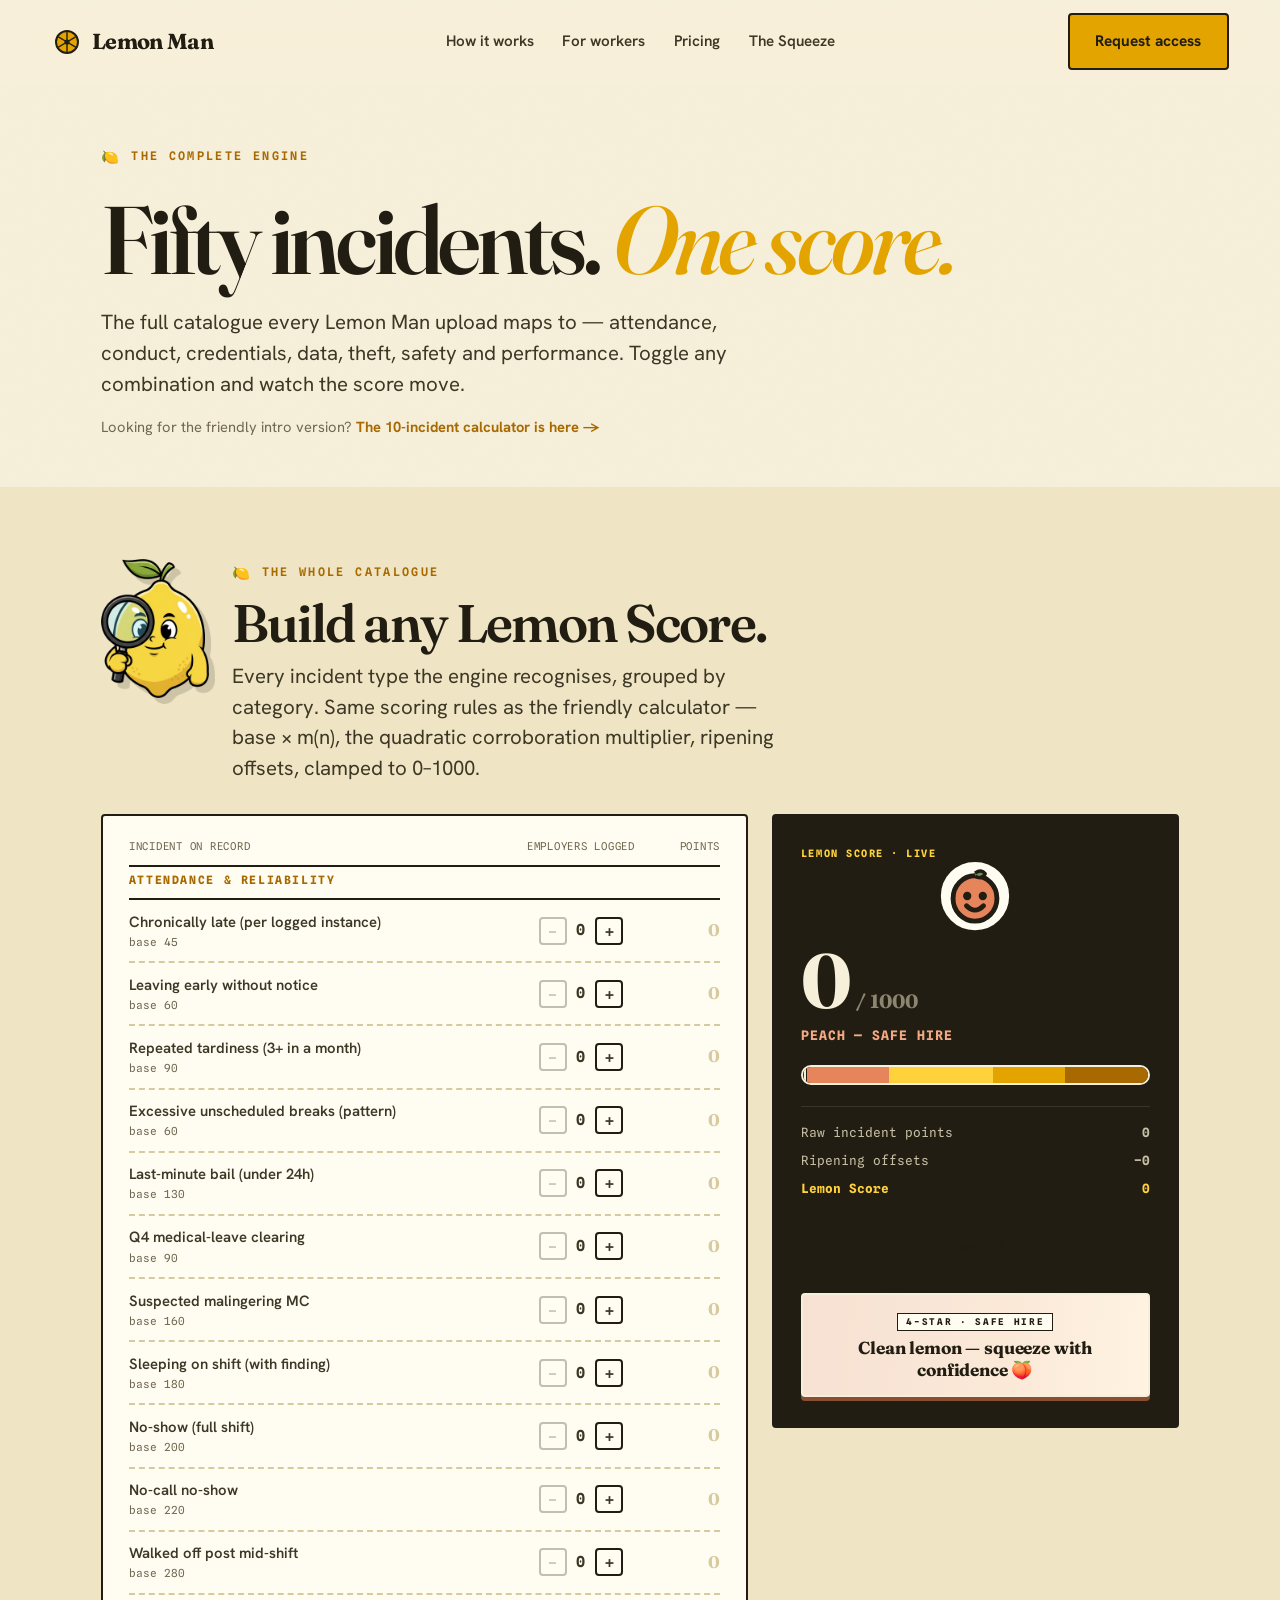
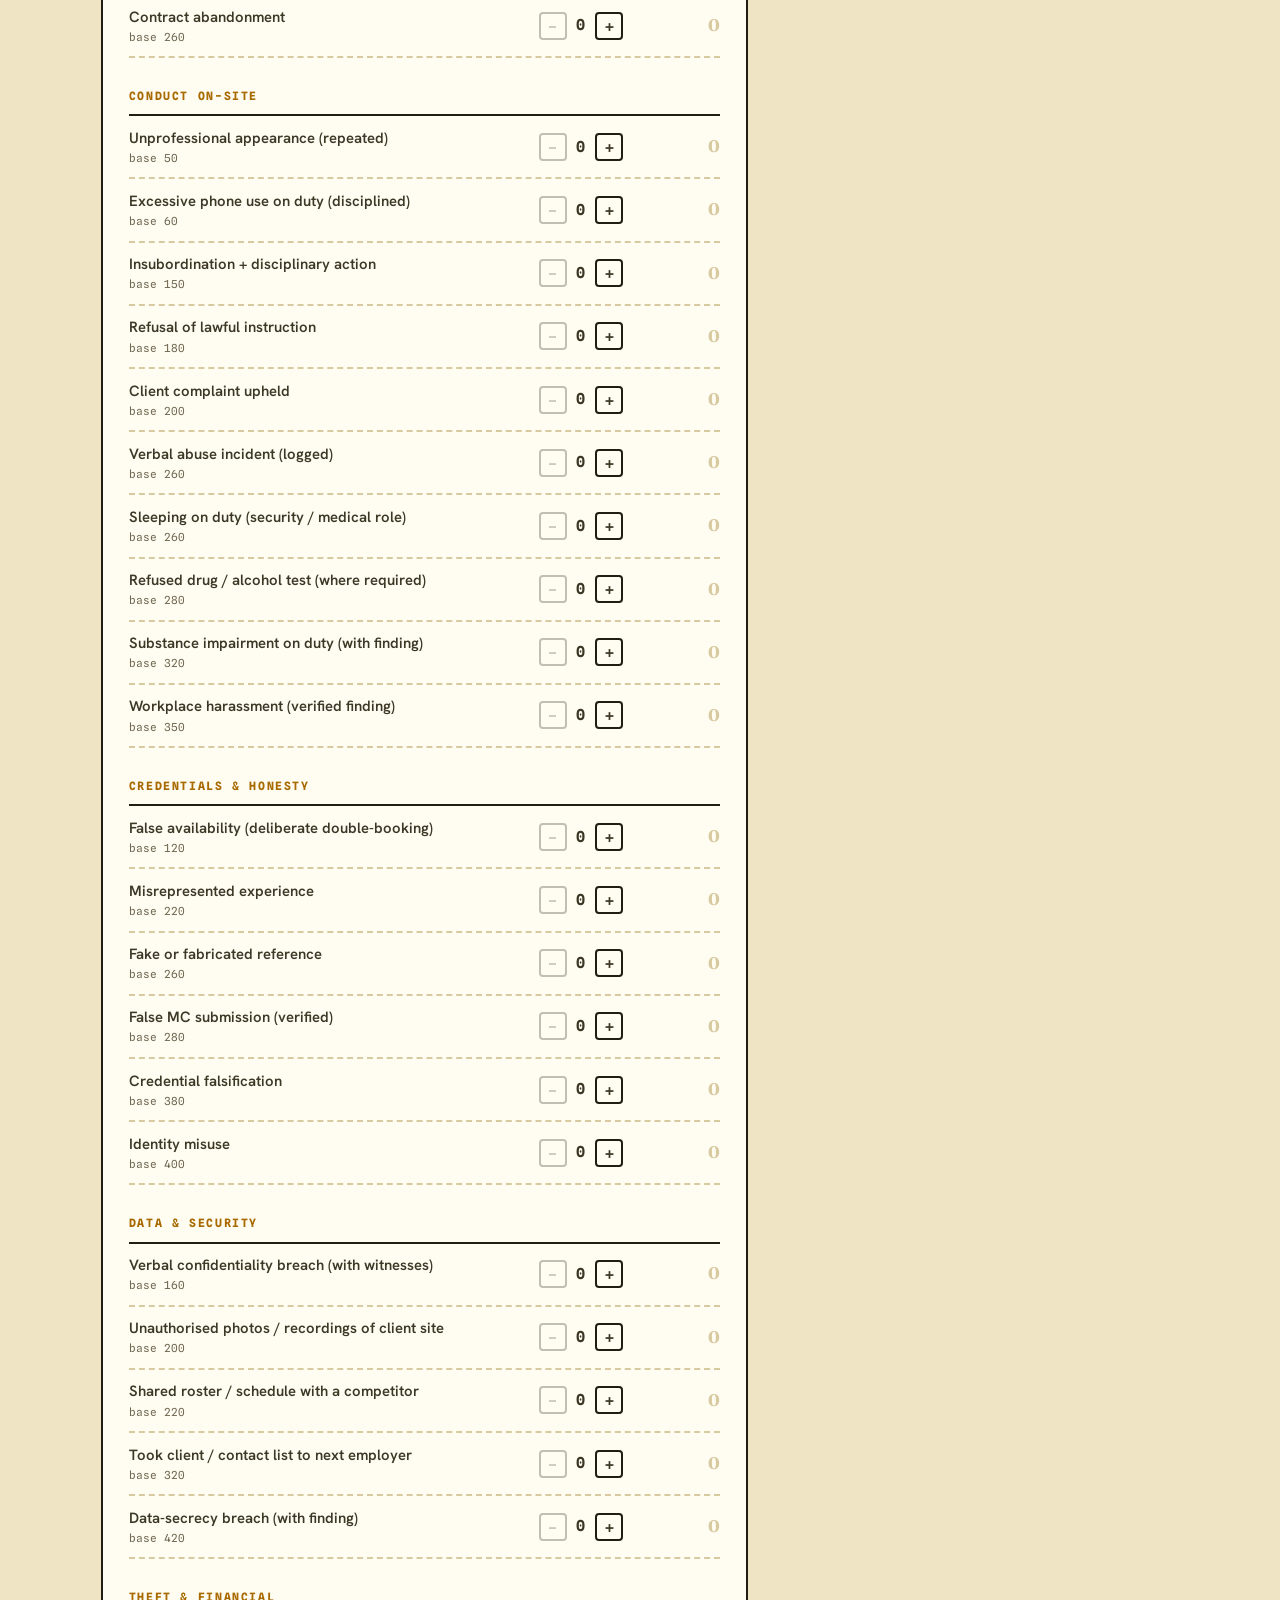
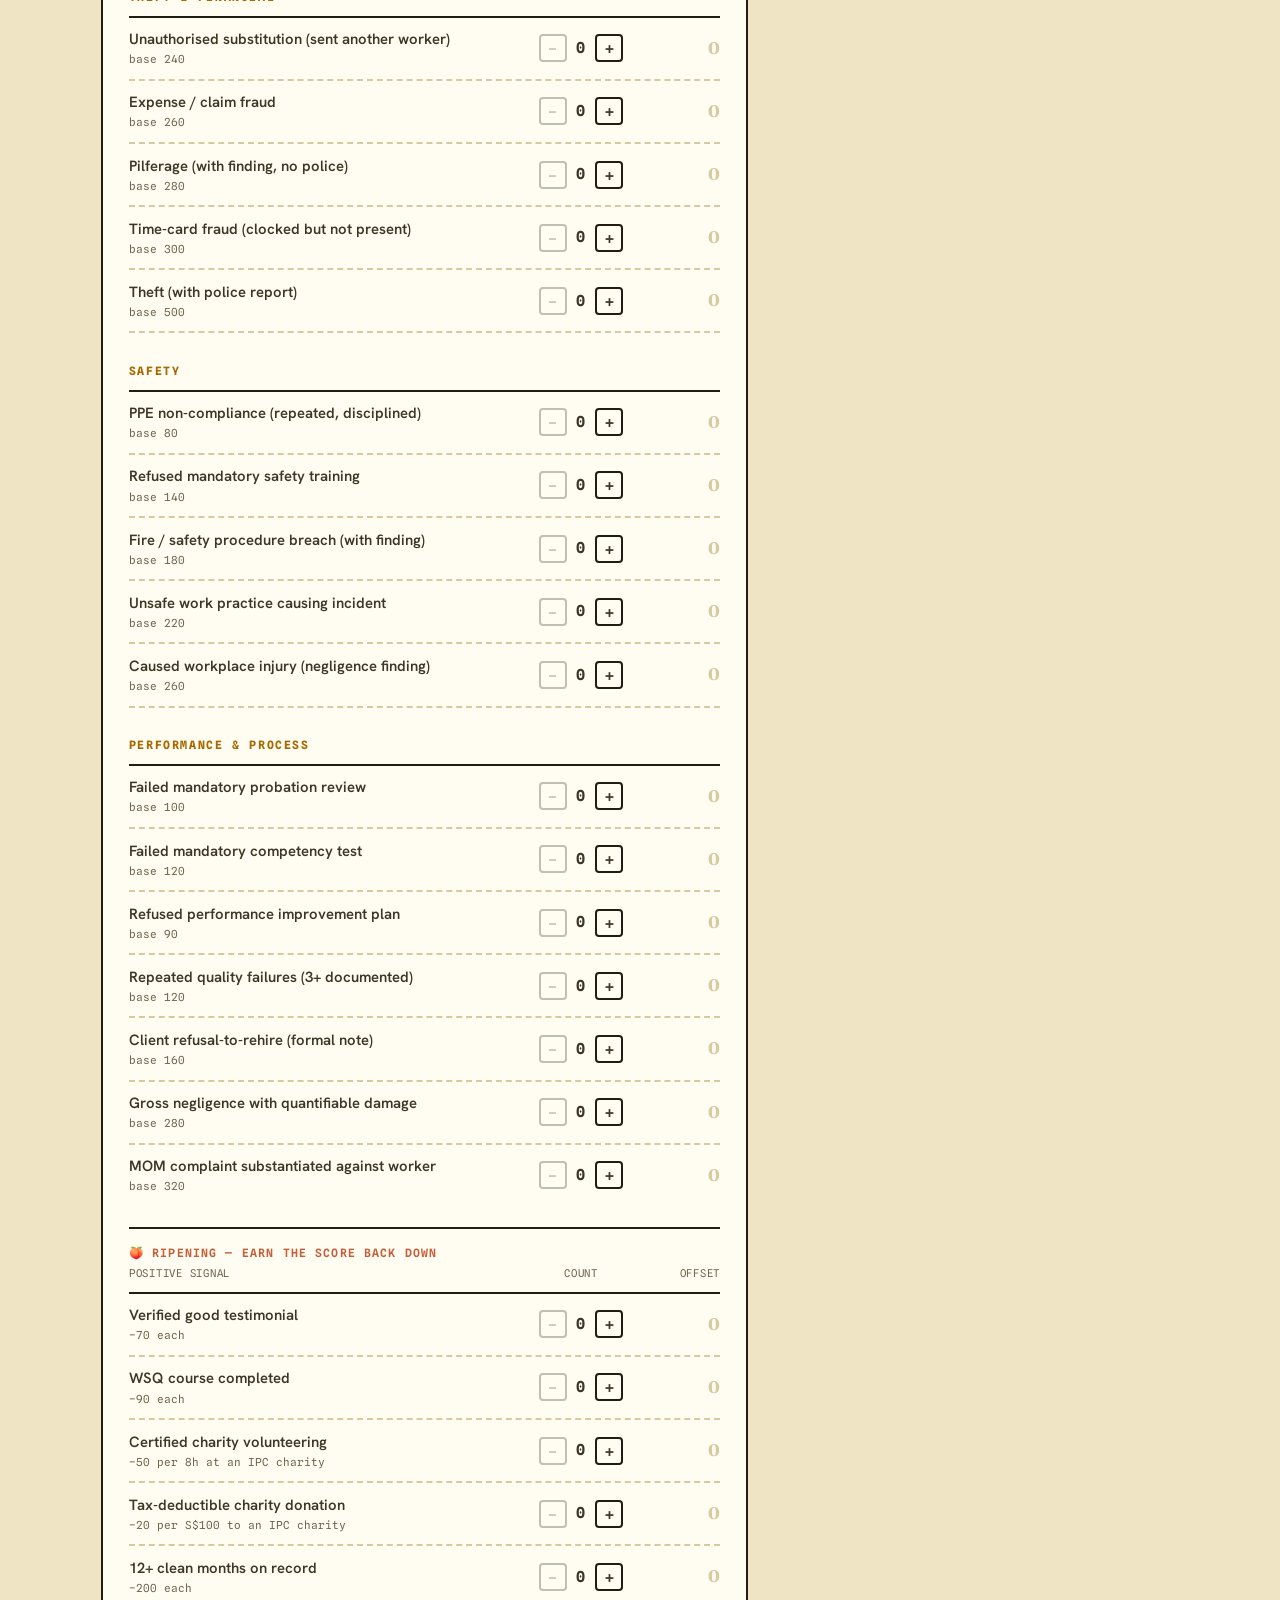
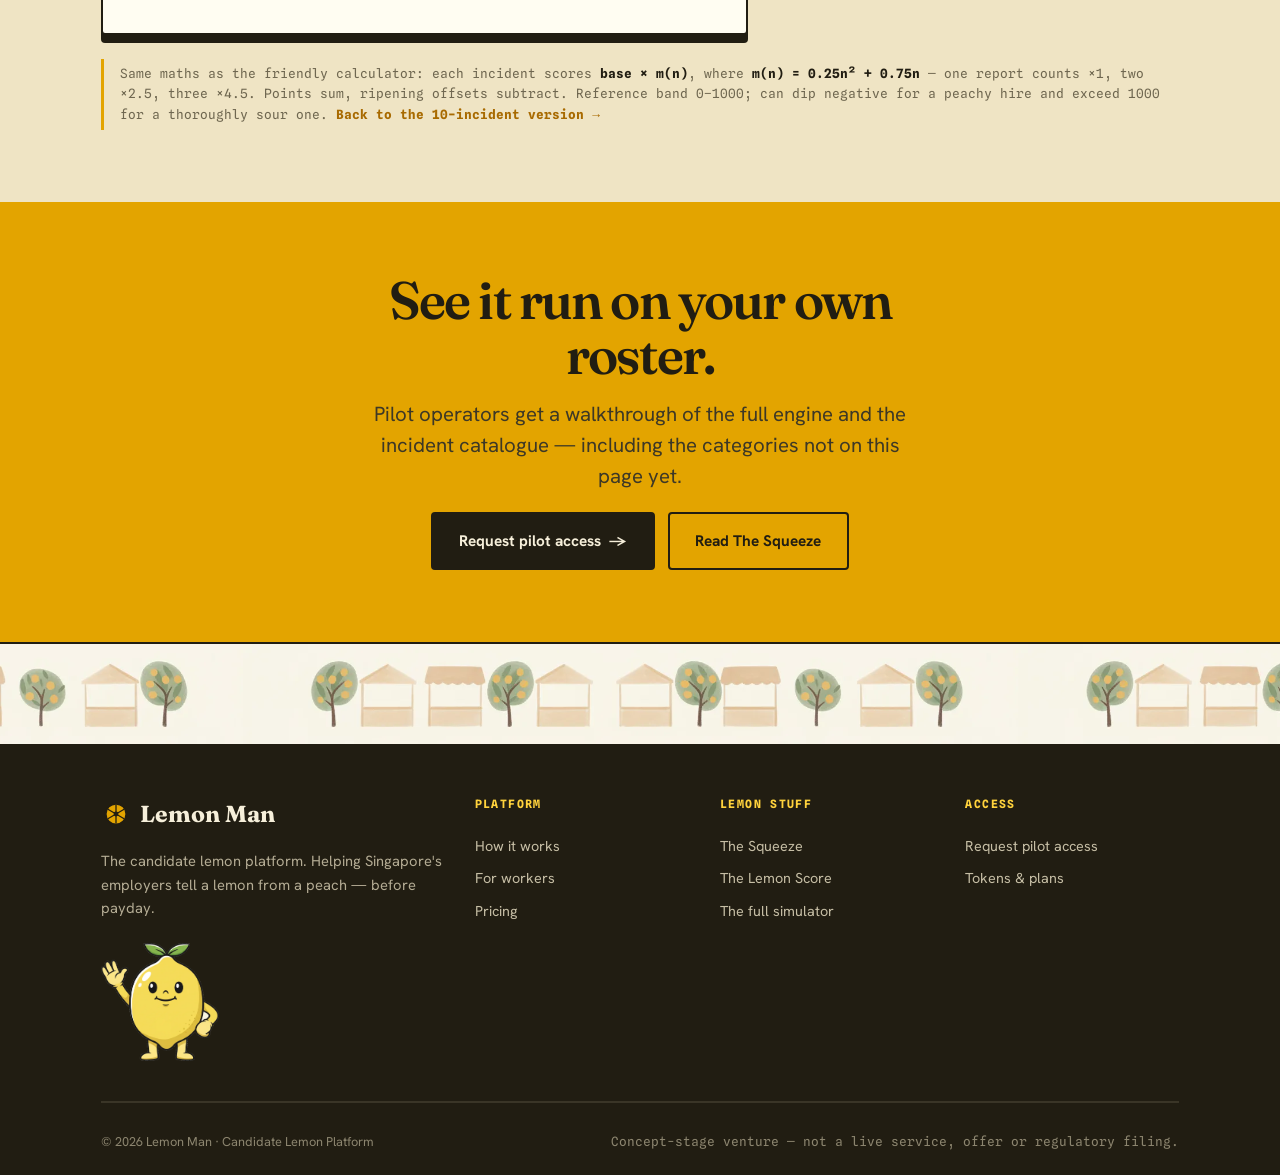
<file: simulator.html>
<!DOCTYPE html>
<html lang="en">
<head>
<meta charset="UTF-8">
<meta name="viewport" content="width=device-width, initial-scale=1">
<title>The full simulator — Lemon Man</title>
<meta name="description" content="The complete Lemon Score engine: all 50 incident types, grouped by category, with the same corroboration multiplier and ripening offsets as the friendly calculator.">
<meta name="robots" content="noindex, nofollow">
<link rel="icon" href="assets/img/favicon.svg" type="image/svg+xml">
<meta property="og:title" content="Lemon Man — the full simulator">
<meta property="og:description" content="All 50 incident types. One score. Toggle any combination.">
<meta property="og:url" content="https://derrick-pixel.github.io/lemon-man/simulator.html">
<meta property="og:image" content="https://derrick-pixel.github.io/lemon-man/assets/img/og-image.png">
<meta property="og:image:secure_url" content="https://derrick-pixel.github.io/lemon-man/assets/img/og-image.png">
<meta property="og:image:width" content="1200">
<meta property="og:image:height" content="630">
<meta property="og:image:type" content="image/png">
<meta property="og:image:alt" content="Lemon Man — the candidate lemon platform for Singapore's temp and daily-rated workforce.">
<meta property="og:type" content="website">
<meta property="og:site_name" content="Lemon Man">
<meta name="twitter:card" content="summary_large_image">
<meta name="twitter:title" content="Lemon Man — the full simulator">
<meta name="twitter:description" content="All 50 incident types. One score. Toggle any combination.">
<meta name="twitter:image" content="https://derrick-pixel.github.io/lemon-man/assets/img/og-image.png">
<link rel="preconnect" href="https://fonts.googleapis.com">
<link rel="preconnect" href="https://fonts.gstatic.com" crossorigin>
<link rel="stylesheet" href="assets/css/lemon.css?v=20">
</head>
<body>

<header class="nav" id="nav">
  <a class="nav__brand" href="index.html">
    <svg class="nav__mark" viewBox="0 0 32 32" aria-hidden="true">
      <circle cx="16" cy="16" r="11" fill="#e3a400" stroke="#211d12" stroke-width="2"/>
      <g stroke="#211d12" stroke-width="1.4" stroke-linecap="round">
        <line x1="16" y1="16" x2="16" y2="6.5"/><line x1="16" y1="16" x2="24.2" y2="11.2"/>
        <line x1="16" y1="16" x2="24.2" y2="20.8"/><line x1="16" y1="16" x2="16" y2="25.5"/>
        <line x1="16" y1="16" x2="7.8" y2="20.8"/><line x1="16" y1="16" x2="7.8" y2="11.2"/>
      </g>
      <circle cx="16" cy="16" r="2.6" fill="#211d12"/>
    </svg>
    <span>Lemon&nbsp;Man</span>
  </a>
  <nav class="nav__links" aria-label="Primary">
    <a href="how-it-works.html">How it works</a>
    <a href="for-workers.html">For workers</a>
    <a href="pricing.html">Pricing</a>
    <a href="trust.html">The Squeeze</a>
  </nav>
  <div class="nav__right">
    <a class="btn btn--lemon" href="index.html#access">Request access</a>
    <button class="nav__burger" aria-label="Menu" aria-expanded="false"><span></span></button>
  </div>
</header>
<div class="mobile-menu">
  <a href="how-it-works.html">How it works</a>
  <a href="for-workers.html">For workers</a>
  <a href="pricing.html">Pricing</a>
  <a href="trust.html">The Squeeze</a>
  <a class="btn btn--lemon" href="index.html#access">Request access</a>
</div>

<!-- ===== HEAD ===== -->
<section class="hero" style="padding-bottom:clamp(2rem,4vw,3rem);">
  <div class="wrap">
    <span class="kicker reveal">The complete engine</span>
    <h1 class="display reveal" data-d="1" style="margin:1.4rem 0 1.4rem;max-width:18ch;">Fifty incidents. <em>One score.</em></h1>
    <p class="lede reveal" data-d="2" style="max-width:42rem;">The full catalogue every Lemon Man upload maps to — attendance, conduct, credentials, data, theft, safety and performance. Toggle any combination and watch the score move.</p>
    <p class="reveal" data-d="3" style="margin-top:1rem;font-size:.92rem;color:var(--ink-3);">Looking for the friendly intro version? <a href="how-it-works.html#calculator" style="color:var(--sour);font-weight:700;">The 10-incident calculator is here →</a></p>
  </div>
</section>

<!-- ===== SIMULATOR ===== -->
<section class="section band" id="simulator">
  <div class="wrap">
    <div class="head reveal head--mascot">
      <img class="calc-mascot illo--pop" src="assets/img/lemon-man.webp" alt="Lemon Man">
      <div>
        <span class="kicker">The whole catalogue</span>
        <h2>Build any Lemon Score.</h2>
        <p class="lede">Every incident type the engine recognises, grouped by category. Same scoring rules as the friendly calculator — base × m(n), the quadratic corroboration multiplier, ripening offsets, clamped to 0–1000.</p>
      </div>
    </div>
    <div class="calc reveal" data-d="1">
      <div class="calc__panel">
        <div class="calc__legend"><span>Incident on record</span><span>Employers logged</span><span>Points</span></div>
        <div id="sim-incidents"></div>
        <div class="calc__ripen">
          <h4>🍑 Ripening — earn the score back down</h4>
          <div class="calc__legend"><span>Positive signal</span><span>Count</span><span>Offset</span></div>
          <div id="sim-ripen"></div>
        </div>
      </div>
      <aside class="calc__result">
        <div class="calc__stamp">LEMON SCORE · LIVE</div>
        <svg class="calc-face" id="sim-face" viewBox="0 0 32 32" aria-hidden="true">
          <circle cx="16" cy="16" r="15" fill="#fffdf2" stroke="#211d12" stroke-width="2"/>
          <ellipse class="cf-body" cx="16" cy="17" rx="9" ry="9.3" fill="#e6855c" stroke="#211d12" stroke-width="2"/>
          <path d="M16 6.6 q2.6 -1.9 4.2 .3 q-1.6 2.6 -4.2 1" fill="#6f9457" stroke="#211d12" stroke-width="1.4" stroke-linejoin="round"/>
          <circle cx="12.8" cy="16" r="1.7" fill="#211d12"/>
          <circle cx="19.2" cy="16" r="1.7" fill="#211d12"/>
          <path class="cf-mouth" d="M12.5 20 Q16 23.6 19.5 20" fill="none" stroke="#211d12" stroke-width="2" stroke-linecap="round"/>
        </svg>
        <div class="calc__score"><span id="sim-score">0</span><small> / 1000</small></div>
        <div class="calc__verdict is-peach" id="sim-verdict">Peach — safe hire</div>
        <div class="calc__meter"><i></i><i></i><i></i><i></i><span class="calc__pin" id="sim-pin" style="left:0%"></span></div>
        <div class="calc__break">
          <span>Raw incident points<b id="sim-raw">0</b></span>
          <span>Ripening offsets<b id="sim-ripen-total">−0</b></span>
          <span class="tot">Lemon Score<b id="sim-final">0</b></span>
        </div>
        <button class="btn btn--ghost calc__reset" id="sim-reset" type="button">Reset all</button>
      </aside>
    </div>
    <p class="note reveal" data-d="1" style="margin-top:1.5rem;">Same maths as the friendly calculator: each incident scores <strong>base × m(n)</strong>, where <strong>m(n) = 0.25n² + 0.75n</strong> — one report counts ×1, two ×2.5, three ×4.5. Points sum, ripening offsets subtract. Reference band 0–1000; can dip negative for a peachy hire and exceed 1000 for a thoroughly sour one. <a href="how-it-works.html#calculator" style="color:var(--sour);font-weight:700;">Back to the 10-incident version →</a></p>
  </div>
</section>

<!-- ===== CTA ===== -->
<section class="section band-lemon cta-band">
  <div class="wrap" style="max-width:46rem;">
    <h2 class="reveal">See it run on your own roster.</h2>
    <p class="lede reveal" data-d="1" style="color:var(--ink-2);">Pilot operators get a walkthrough of the full engine and the incident catalogue — including the categories not on this page yet.</p>
    <div class="reveal" data-d="2" style="display:flex;gap:.8rem;justify-content:center;flex-wrap:wrap;">
      <a class="btn btn--primary" href="index.html#access">Request pilot access <span class="arrow">→</span></a>
      <a class="btn btn--ghost" href="trust.html">Read The Squeeze</a>
    </div>
  </div>
</section>

<div class="grove-band" aria-hidden="true"></div>

<footer class="foot">
  <div class="wrap">
    <div class="foot__top">
      <div>
        <div class="foot__brand">
          <svg class="nav__mark" viewBox="0 0 32 32" aria-hidden="true">
            <circle cx="16" cy="16" r="11" fill="#e3a400" stroke="#211d12" stroke-width="2"/>
            <g stroke="#211d12" stroke-width="1.4" stroke-linecap="round">
              <line x1="16" y1="16" x2="16" y2="6.5"/><line x1="16" y1="16" x2="24.2" y2="11.2"/>
              <line x1="16" y1="16" x2="24.2" y2="20.8"/><line x1="16" y1="16" x2="16" y2="25.5"/>
              <line x1="16" y1="16" x2="7.8" y2="20.8"/><line x1="16" y1="16" x2="7.8" y2="11.2"/>
            </g>
            <circle cx="16" cy="16" r="2.6" fill="#211d12"/>
          </svg>
          <span>Lemon&nbsp;Man</span>
        </div>
        <p class="foot__tag">The candidate lemon platform. Helping Singapore's employers tell a lemon from a peach — before payday.</p>
        <img loading="lazy" class="foot-wave" src="assets/img/lemon-man-wave.webp" alt="" aria-hidden="true">
      </div>
      <div class="foot__col">
        <h5>Platform</h5>
        <a href="how-it-works.html">How it works</a>
        <a href="for-workers.html">For workers</a>
        <a href="pricing.html">Pricing</a>
      </div>
      <div class="foot__col">
        <h5>Lemon stuff</h5>
        <a href="trust.html">The Squeeze</a>
        <a href="how-it-works.html#engine">The Lemon Score</a>
        <a href="simulator.html">The full simulator</a>
      </div>
      <div class="foot__col">
        <h5>Access</h5>
        <a href="index.html#access">Request pilot access</a>
        <a href="pricing.html">Tokens &amp; plans</a>
      </div>
    </div>
    <div class="foot__bottom">
      <span>© <span data-year>2026</span> Lemon&nbsp;Man · Candidate Lemon Platform</span>
      <span class="mono">Concept-stage venture — not a live service, offer or regulatory filing.</span>
    </div>
  </div>
</footer>

<script src="assets/js/lemon.js?v=20"></script>
</body>
</html>
</file>
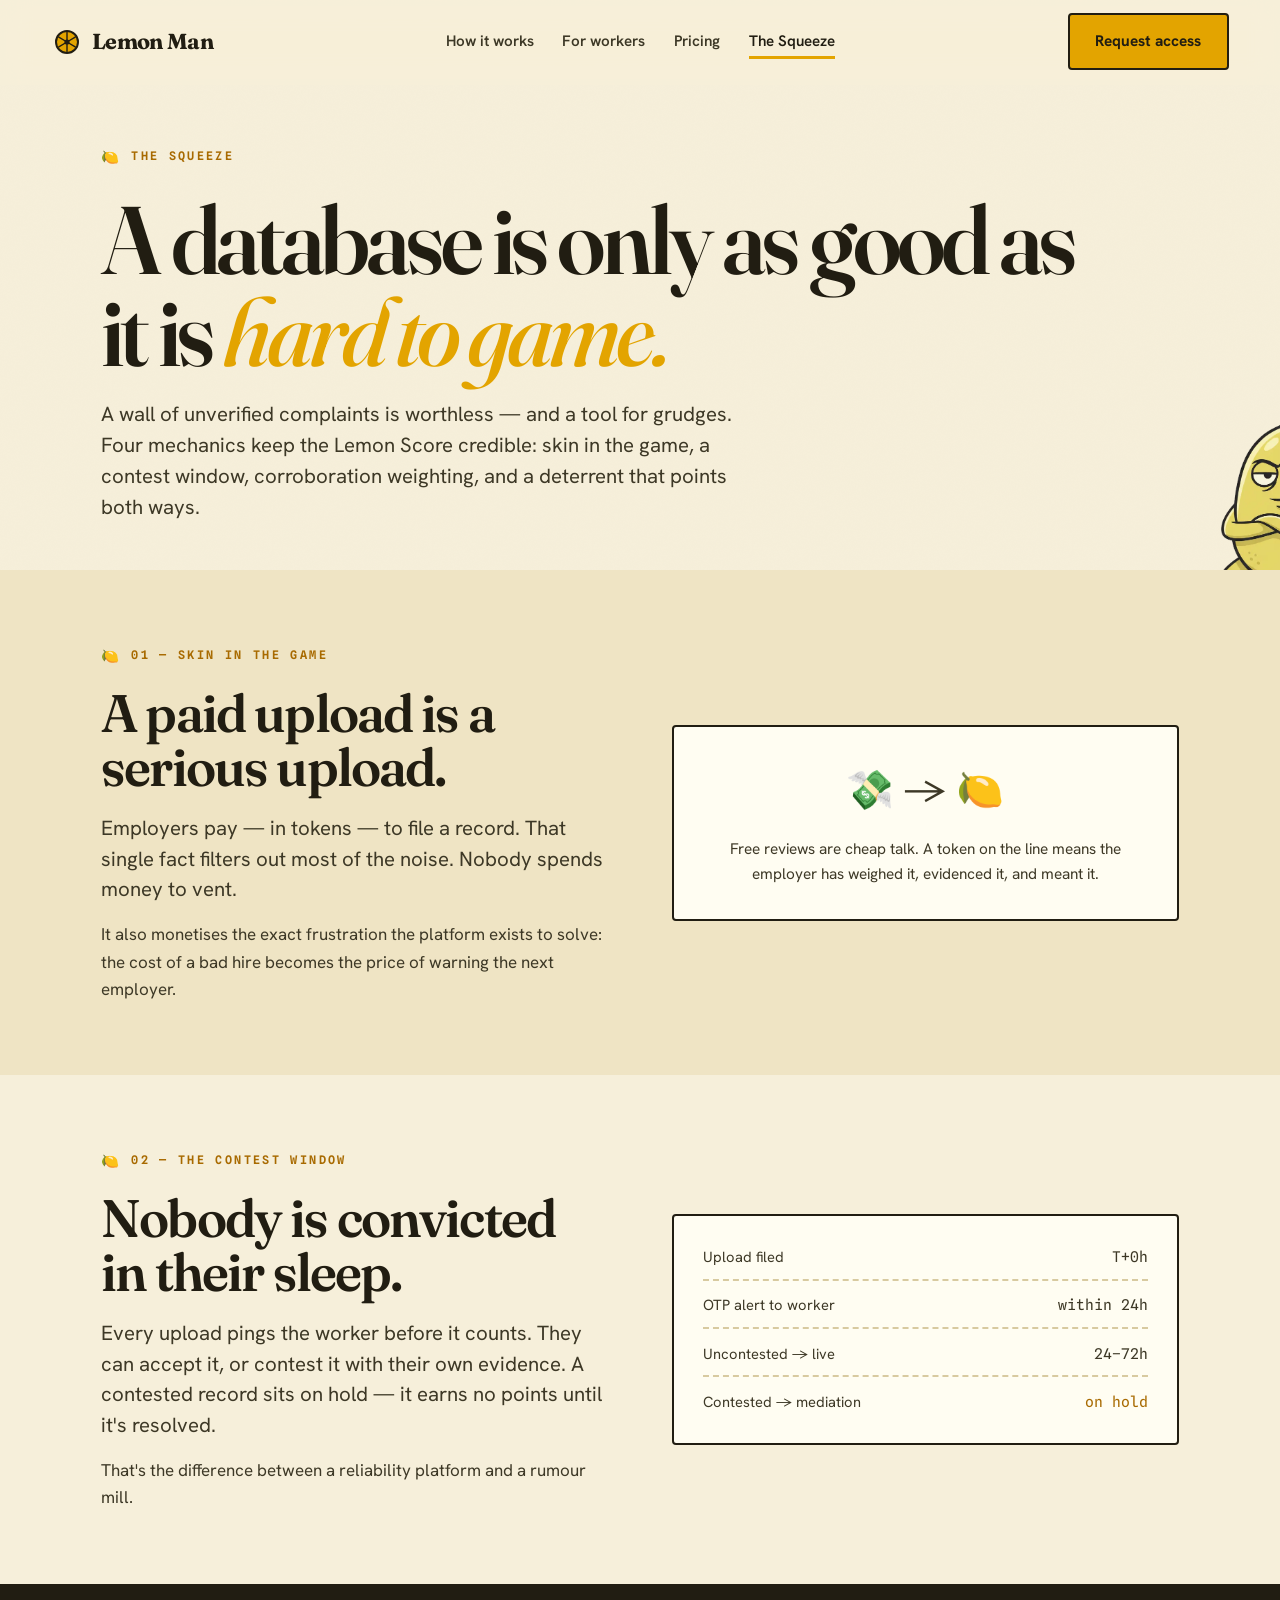
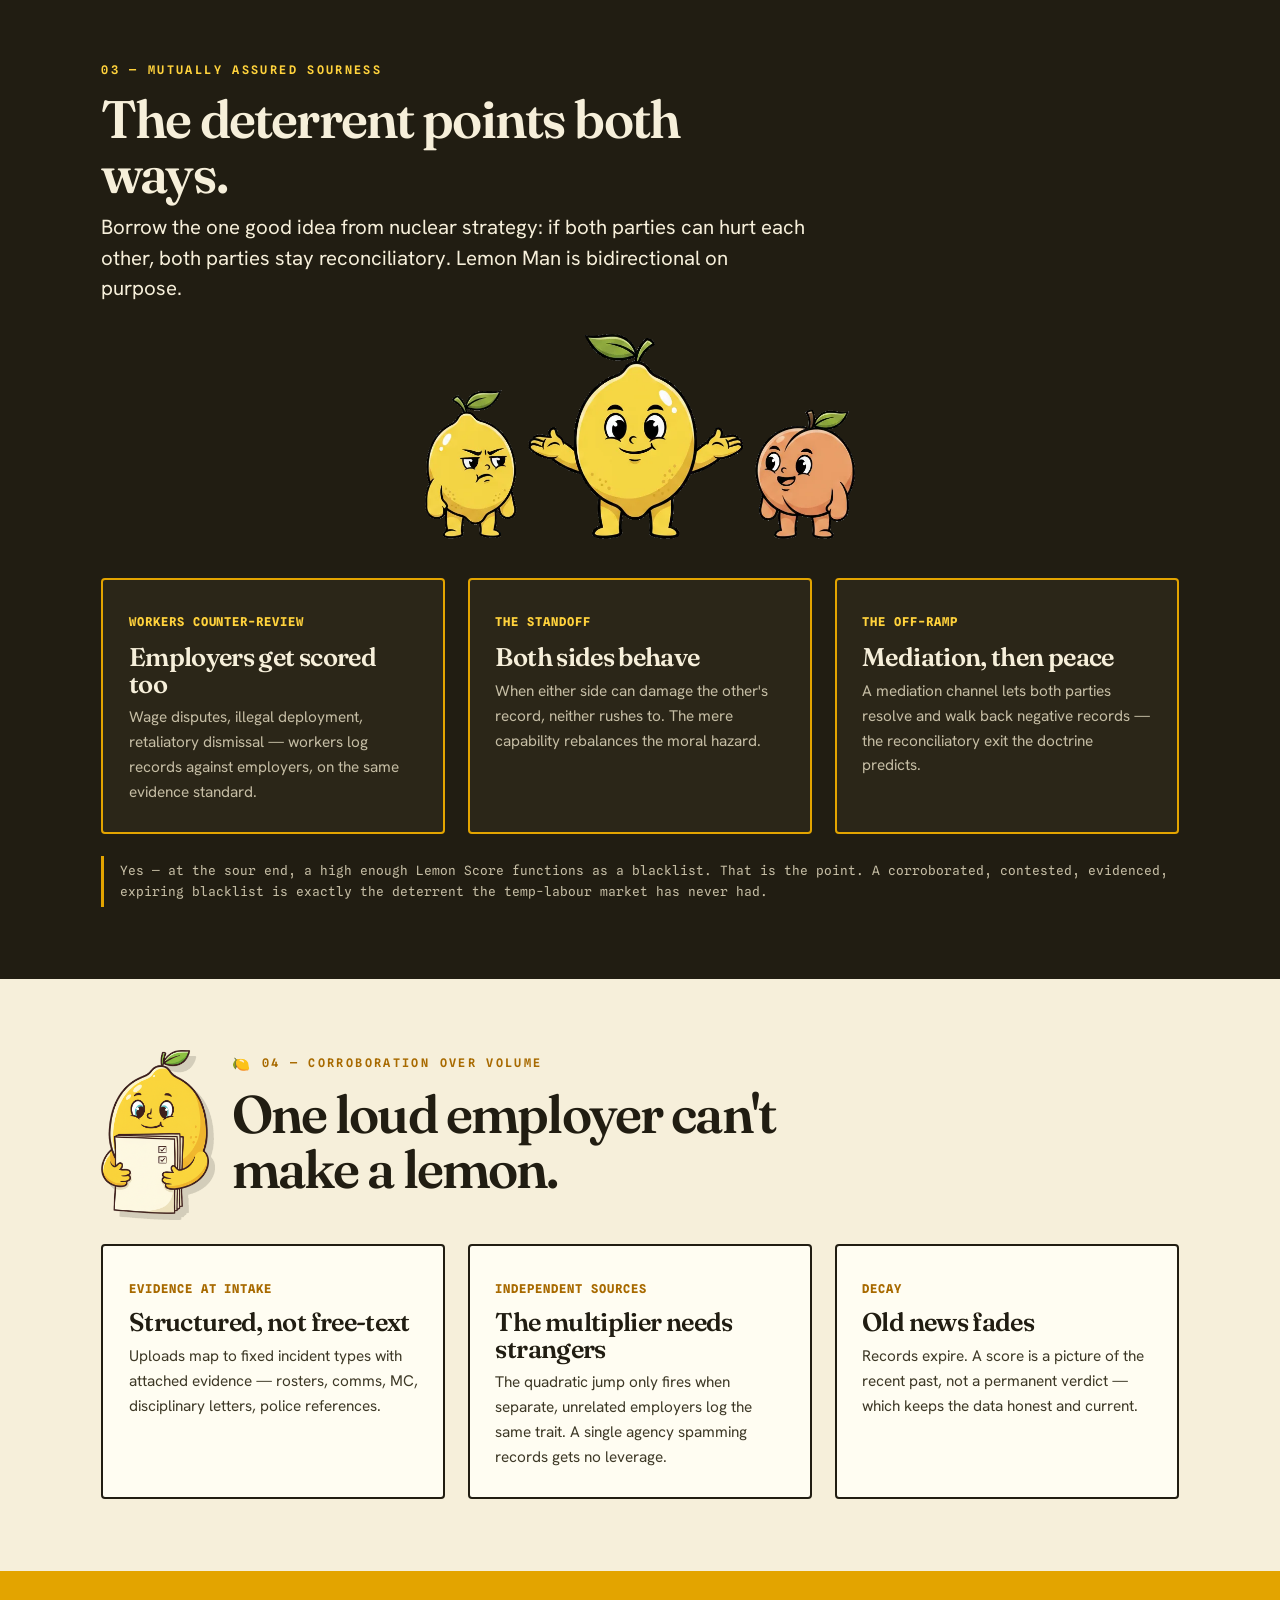
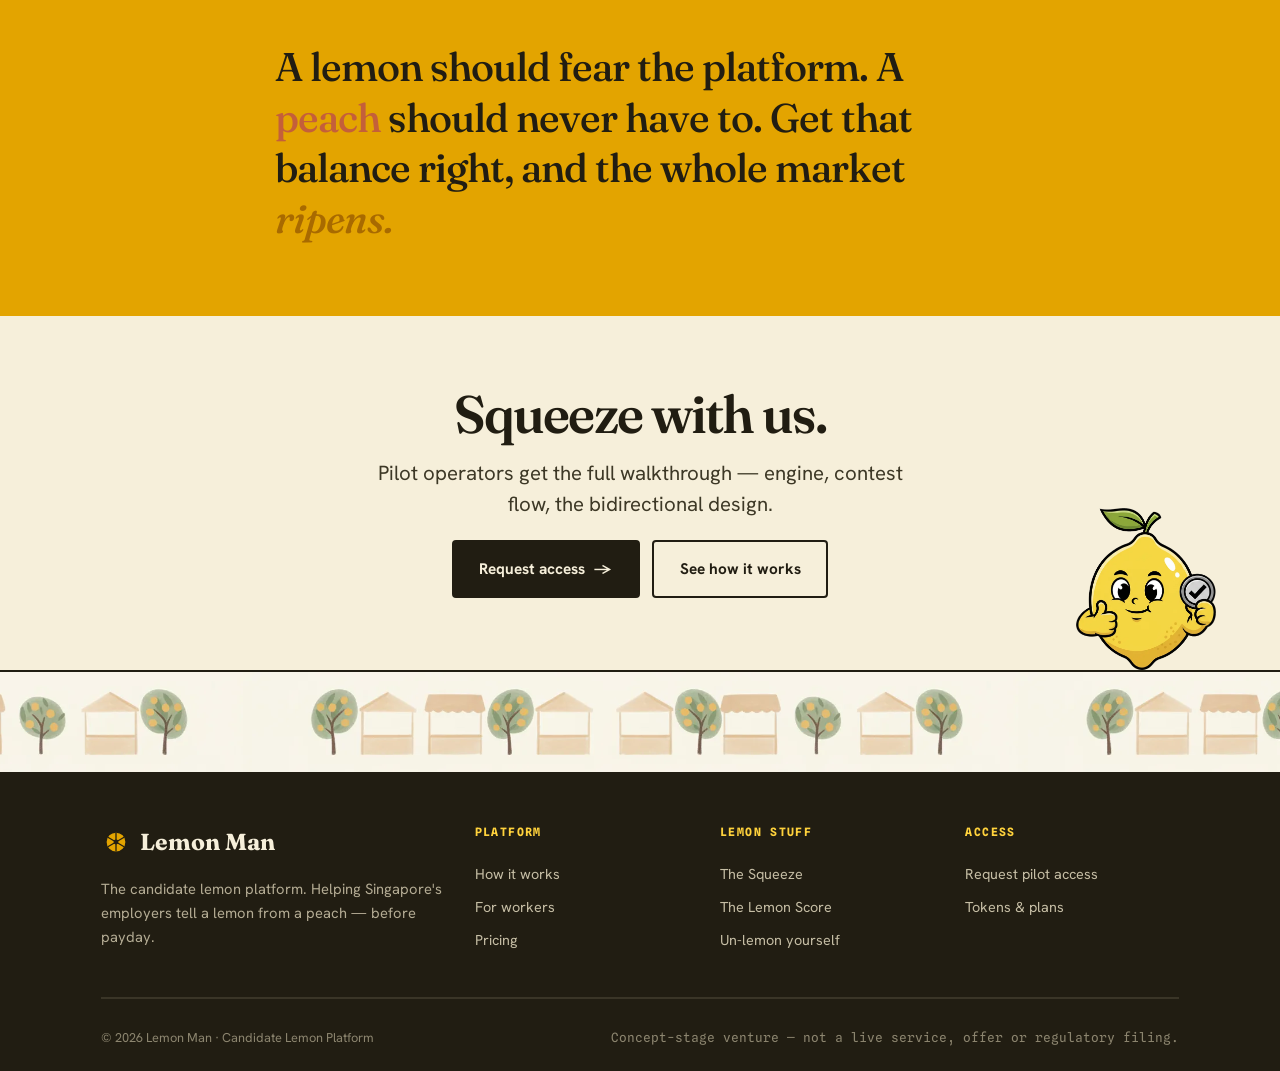
<file: trust.html>
<!DOCTYPE html>
<html lang="en">
<head>
<meta charset="UTF-8">
<meta name="viewport" content="width=device-width, initial-scale=1">
<title>The Squeeze — Lemon Man</title>
<meta name="description" content="Why the Lemon Score stays credible: paid uploads, a contest window, corroboration weighting, and Mutually Assured Sourness — the deterrent that keeps both sides honest.">
<meta name="robots" content="noindex, nofollow">
<link rel="icon" href="assets/img/favicon.svg" type="image/svg+xml">
<meta property="og:title" content="Lemon Man — The Squeeze">
<meta property="og:description" content="Skin in the game, a contest window, and Mutually Assured Sourness.">
<meta property="og:url" content="https://derrick-pixel.github.io/lemon-man/trust.html">
<meta property="og:image" content="https://derrick-pixel.github.io/lemon-man/assets/img/og-image.png">
<meta property="og:image:secure_url" content="https://derrick-pixel.github.io/lemon-man/assets/img/og-image.png">
<meta property="og:image:width" content="1200">
<meta property="og:image:height" content="630">
<meta property="og:image:type" content="image/png">
<meta property="og:image:alt" content="Lemon Man — the candidate lemon platform for Singapore's temp and daily-rated workforce.">
<meta property="og:type" content="website">
<meta property="og:site_name" content="Lemon Man">
<meta name="twitter:card" content="summary_large_image">
<meta name="twitter:title" content="Lemon Man — The Squeeze">
<meta name="twitter:description" content="Skin in the game, a contest window, and Mutually Assured Sourness.">
<meta name="twitter:image" content="https://derrick-pixel.github.io/lemon-man/assets/img/og-image.png">
<link rel="preconnect" href="https://fonts.googleapis.com">
<link rel="preconnect" href="https://fonts.gstatic.com" crossorigin>
<link rel="stylesheet" href="assets/css/lemon.css?v=20">
</head>
<body>

<header class="nav" id="nav">
  <a class="nav__brand" href="index.html">
    <svg class="nav__mark" viewBox="0 0 32 32" aria-hidden="true">
      <circle cx="16" cy="16" r="11" fill="#e3a400" stroke="#211d12" stroke-width="2"/>
      <g stroke="#211d12" stroke-width="1.4" stroke-linecap="round">
        <line x1="16" y1="16" x2="16" y2="6.5"/><line x1="16" y1="16" x2="24.2" y2="11.2"/>
        <line x1="16" y1="16" x2="24.2" y2="20.8"/><line x1="16" y1="16" x2="16" y2="25.5"/>
        <line x1="16" y1="16" x2="7.8" y2="20.8"/><line x1="16" y1="16" x2="7.8" y2="11.2"/>
      </g>
      <circle cx="16" cy="16" r="2.6" fill="#211d12"/>
    </svg>
    <span>Lemon&nbsp;Man</span>
  </a>
  <nav class="nav__links" aria-label="Primary">
    <a href="how-it-works.html">How it works</a>
    <a href="for-workers.html">For workers</a>
    <a href="pricing.html">Pricing</a>
    <a href="trust.html" aria-current="page">The Squeeze</a>
  </nav>
  <div class="nav__right">
    <a class="btn btn--lemon" href="index.html#access">Request access</a>
    <button class="nav__burger" aria-label="Menu" aria-expanded="false"><span></span></button>
  </div>
</header>
<div class="mobile-menu">
  <a href="how-it-works.html">How it works</a>
  <a href="for-workers.html">For workers</a>
  <a href="pricing.html">Pricing</a>
  <a href="trust.html">The Squeeze</a>
  <a class="btn btn--lemon" href="index.html#access">Request access</a>
</div>

<!-- ===== HEAD ===== -->
<section class="hero" style="padding-bottom:clamp(2rem,4vw,3rem);">
  <div class="wrap">
    <span class="kicker reveal">The Squeeze</span>
    <h1 class="display reveal" data-d="1" style="margin:1.4rem 0 1.4rem;max-width:17ch;">A database is only as good as it is <em>hard to game.</em></h1>
    <p class="lede reveal" data-d="2" style="max-width:42rem;">A wall of unverified complaints is worthless — and a tool for grudges. Four mechanics keep the Lemon Score credible: skin in the game, a contest window, corroboration weighting, and a deterrent that points both ways.</p>
  </div>
  <img class="char-peek char-peek--lemon" src="assets/img/char-lemon.webp" alt="" aria-hidden="true">
</section>

<!-- ===== SKIN IN GAME ===== -->
<section class="section band">
  <div class="wrap">
    <div class="grid grid-2" style="gap:clamp(2rem,5vw,4rem); align-items:center;">
      <div class="reveal">
        <span class="kicker">01 — Skin in the game</span>
        <h2 style="margin:1rem 0 1.1rem;">A paid upload is a serious upload.</h2>
        <p class="lede" style="margin-bottom:1rem;">Employers pay — in tokens — to file a record. That single fact filters out most of the noise. Nobody spends money to vent.</p>
        <p>It also monetises the exact frustration the platform exists to solve: the cost of a bad hire becomes the price of warning the next employer.</p>
      </div>
      <div class="reveal" data-d="1">
        <div class="card" style="padding:2rem;text-align:center;">
          <div style="font-size:2.4rem;">💸 → 🍋</div>
          <p style="font-size:.96rem;margin-top:1rem;">Free reviews are cheap talk. A token on the line means the employer has weighed it, evidenced it, and meant it.</p>
        </div>
      </div>
    </div>
  </div>
</section>

<!-- ===== CONTEST ===== -->
<section class="section">
  <div class="wrap">
    <div class="grid grid-2" style="gap:clamp(2rem,5vw,4rem); align-items:center;">
      <div class="reveal" data-d="1" style="order:2;">
        <div class="card" style="padding:1.8rem;">
          <div style="display:flex;flex-direction:column;gap:.8rem;">
            <div style="display:flex;justify-content:space-between;border-bottom:2px dashed var(--line);padding-bottom:.6rem;font-size:.92rem;"><span>Upload filed</span><span style="font-family:var(--mono);">T+0h</span></div>
            <div style="display:flex;justify-content:space-between;border-bottom:2px dashed var(--line);padding-bottom:.6rem;font-size:.92rem;"><span>OTP alert to worker</span><span style="font-family:var(--mono);">within 24h</span></div>
            <div style="display:flex;justify-content:space-between;border-bottom:2px dashed var(--line);padding-bottom:.6rem;font-size:.92rem;"><span>Uncontested → live</span><span style="font-family:var(--mono);">24–72h</span></div>
            <div style="display:flex;justify-content:space-between;font-size:.92rem;"><span>Contested → mediation</span><span style="font-family:var(--mono);color:var(--sour);">on hold</span></div>
          </div>
        </div>
      </div>
      <div class="reveal" style="order:1;">
        <span class="kicker">02 — The contest window</span>
        <h2 style="margin:1rem 0 1.1rem;">Nobody is convicted in their sleep.</h2>
        <p class="lede" style="margin-bottom:1rem;">Every upload pings the worker before it counts. They can accept it, or contest it with their own evidence. A contested record sits on hold — it earns no points until it's resolved.</p>
        <p>That's the difference between a reliability platform and a rumour mill.</p>
      </div>
    </div>
  </div>
</section>

<!-- ===== MAD ===== -->
<section class="section band-ink" id="mad">
  <div class="wrap">
    <div class="head reveal">
      <span class="kicker kicker--plain">03 — Mutually Assured Sourness</span>
      <h2>The deterrent points both ways.</h2>
      <p class="lede">Borrow the one good idea from nuclear strategy: if both parties can hurt each other, both parties stay reconciliatory. Lemon&nbsp;Man is bidirectional on purpose.</p>
    </div>
    <div class="reveal" data-d="1" style="margin-bottom:2.4rem;">
      <img loading="lazy" class="illo illo-scene" src="assets/img/mediator.webp" alt="Lemon Man mediating between a grumpy lemon and a sunny peach">
    </div>
    <div class="grid grid-3 reveal" data-d="1">
      <div class="card" style="background:#2b2618;border-color:var(--lemon);">
        <span class="card__ix" style="color:var(--lemon-br);">Workers counter-review</span>
        <h3 style="color:var(--paper);margin:.6rem 0 .5rem;">Employers get scored too</h3>
        <p style="color:#c6bea5;">Wage disputes, illegal deployment, retaliatory dismissal — workers log records against employers, on the same evidence standard.</p>
      </div>
      <div class="card" style="background:#2b2618;border-color:var(--lemon);">
        <span class="card__ix" style="color:var(--lemon-br);">The standoff</span>
        <h3 style="color:var(--paper);margin:.6rem 0 .5rem;">Both sides behave</h3>
        <p style="color:#c6bea5;">When either side can damage the other's record, neither rushes to. The mere capability rebalances the moral hazard.</p>
      </div>
      <div class="card" style="background:#2b2618;border-color:var(--lemon);">
        <span class="card__ix" style="color:var(--lemon-br);">The off-ramp</span>
        <h3 style="color:var(--paper);margin:.6rem 0 .5rem;">Mediation, then peace</h3>
        <p style="color:#c6bea5;">A mediation channel lets both parties resolve and walk back negative records — the reconciliatory exit the doctrine predicts.</p>
      </div>
    </div>
    <p class="note reveal" data-d="1" style="margin-top:1.4rem;border-color:var(--lemon);color:#c6bea5;">Yes — at the sour end, a high enough Lemon Score functions as a blacklist. That is the point. A corroborated, contested, evidenced, expiring blacklist is exactly the deterrent the temp-labour market has never had.</p>
  </div>
</section>

<!-- ===== CORROBORATION ===== -->
<section class="section">
  <div class="wrap">
    <div class="head reveal head--mascot">
      <img class="calc-mascot illo--pop" src="assets/img/lemon-dossier.webp" alt="Lemon Man hugging a thick dossier of records">
      <div>
        <span class="kicker">04 — Corroboration over volume</span>
        <h2>One loud employer can't make a lemon.</h2>
      </div>
    </div>
    <div class="grid grid-3 reveal" data-d="1">
      <div class="card">
        <span class="card__ix">Evidence at intake</span>
        <h3 style="margin:.5rem 0;">Structured, not free-text</h3>
        <p>Uploads map to fixed incident types with attached evidence — rosters, comms, MC, disciplinary letters, police references.</p>
      </div>
      <div class="card">
        <span class="card__ix">Independent sources</span>
        <h3 style="margin:.5rem 0;">The multiplier needs strangers</h3>
        <p>The quadratic jump only fires when separate, unrelated employers log the same trait. A single agency spamming records gets no leverage.</p>
      </div>
      <div class="card">
        <span class="card__ix">Decay</span>
        <h3 style="margin:.5rem 0;">Old news fades</h3>
        <p>Records expire. A score is a picture of the recent past, not a permanent verdict — which keeps the data honest and current.</p>
      </div>
    </div>
  </div>
</section>

<!-- ===== PULL ===== -->
<section class="section band-lemon">
  <div class="wrap" style="max-width:52rem;">
    <p class="pull reveal" style="color:var(--ink);">A lemon should fear the platform. A <span class="peachy" style="color:var(--peach-deep,#c45f3a);">peach</span> should never have to. Get that balance right, and the whole market <em style="color:var(--sour);">ripens.</em></p>
  </div>
</section>

<!-- ===== CTA ===== -->
<section class="section cta-band">
  <img loading="lazy" class="cta-cheer" src="assets/img/lemon-man-clear.webp" alt="" aria-hidden="true">
  <div class="wrap" style="max-width:46rem;">
    <h2 class="reveal">Squeeze with us.</h2>
    <p class="lede reveal" data-d="1">Pilot operators get the full walkthrough — engine, contest flow, the bidirectional design.</p>
    <div class="reveal" data-d="2" style="display:flex;gap:.8rem;justify-content:center;flex-wrap:wrap;">
      <a class="btn btn--primary" href="index.html#access">Request access <span class="arrow">→</span></a>
      <a class="btn btn--ghost" href="how-it-works.html">See how it works</a>
    </div>
  </div>
</section>

<div class="grove-band" aria-hidden="true"></div>

<footer class="foot">
  <div class="wrap">
    <div class="foot__top">
      <div>
        <div class="foot__brand">
          <svg class="nav__mark" viewBox="0 0 32 32" aria-hidden="true">
            <circle cx="16" cy="16" r="11" fill="#e3a400" stroke="#211d12" stroke-width="2"/>
            <g stroke="#211d12" stroke-width="1.4" stroke-linecap="round">
              <line x1="16" y1="16" x2="16" y2="6.5"/><line x1="16" y1="16" x2="24.2" y2="11.2"/>
              <line x1="16" y1="16" x2="24.2" y2="20.8"/><line x1="16" y1="16" x2="16" y2="25.5"/>
              <line x1="16" y1="16" x2="7.8" y2="20.8"/><line x1="16" y1="16" x2="7.8" y2="11.2"/>
            </g>
            <circle cx="16" cy="16" r="2.6" fill="#211d12"/>
          </svg>
          <span>Lemon&nbsp;Man</span>
        </div>
        <p class="foot__tag">The candidate lemon platform. Helping Singapore's employers tell a lemon from a peach — before payday.</p>
      </div>
      <div class="foot__col">
        <h5>Platform</h5>
        <a href="how-it-works.html">How it works</a>
        <a href="for-workers.html">For workers</a>
        <a href="pricing.html">Pricing</a>
      </div>
      <div class="foot__col">
        <h5>Lemon stuff</h5>
        <a href="trust.html">The Squeeze</a>
        <a href="how-it-works.html#engine">The Lemon Score</a>
        <a href="for-workers.html">Un-lemon yourself</a>
      </div>
      <div class="foot__col">
        <h5>Access</h5>
        <a href="index.html#access">Request pilot access</a>
        <a href="pricing.html">Tokens &amp; plans</a>
      </div>
    </div>
    <div class="foot__bottom">
      <span>© <span data-year>2026</span> Lemon&nbsp;Man · Candidate Lemon Platform</span>
      <span class="mono">Concept-stage venture — not a live service, offer or regulatory filing.</span>
    </div>
  </div>
</footer>

<script src="assets/js/lemon.js?v=20"></script>
</body>
</html>
</file>
<file: assets/css/lemon.css>
/* ============================================================
   LEMON MAN — Candidate Lemon Platform
   Design system v2 — playful citrus B2B. Warm paper, deep ink,
   a LEMON SCORE that runs sour-high / peach-low.
   ============================================================ */

@import url('https://fonts.googleapis.com/css2?family=Fraunces:ital,opsz,wght@0,9..144,400;0,9..144,500;0,9..144,600;0,9..144,700;1,9..144,500;1,9..144,600&family=Hanken+Grotesk:wght@400;500;600;700;800&family=Spline+Sans+Mono:wght@400;500;600;700&display=swap');

/* ---- Tokens --------------------------------------------------- */
:root {
  --ink:        #211d12;
  --ink-2:      #3d3826;
  --ink-3:      #6f6750;
  --paper:      #f6efda;   /* warm cream */
  --paper-2:    #efe4c4;   /* deeper cream band */
  --card:       #fffdf2;
  --lemon:      #e3a400;   /* the lemon — primary, also = "bad" signal */
  --lemon-br:   #ffd23c;   /* bright zest highlight */
  --sour:       #a86a00;   /* deep sour — high scores, intensity */
  --peach:      #e6855c;   /* the peach — clean / good */
  --peach-br:   #f4a983;
  --peach-soft: #f7e1d2;
  --flag:       #b8372a;   /* severe */
  --flag-soft:  #f0d8d2;
  --line:       #d8caa0;
  --line-soft:  #e6dab6;

  --shadow-sm: 0 1px 0 rgba(33,29,18,.04), 0 2px 8px rgba(33,29,18,.05);
  --shadow-md: 0 2px 1px rgba(33,29,18,.05), 0 16px 40px -18px rgba(33,29,18,.32);
  --shadow-pop: 0 8px 0 var(--ink);

  --serif: 'Fraunces', Georgia, serif;
  --sans:  'Hanken Grotesk', -apple-system, BlinkMacSystemFont, sans-serif;
  --mono:  'Spline Sans Mono', ui-monospace, Menlo, monospace;

  --wrap: 1180px;
  --gutter: clamp(1.25rem, 4vw, 3.25rem);
  --radius: 4px;
}

/* ---- Reset ---------------------------------------------------- */
*, *::before, *::after { box-sizing: border-box; margin: 0; padding: 0; }
html { scroll-behavior: smooth; -webkit-text-size-adjust: 100%; }
body {
  font-family: var(--sans);
  background: var(--paper);
  color: var(--ink-2);
  line-height: 1.62;
  font-size: 17px;
  -webkit-font-smoothing: antialiased;
  text-rendering: optimizeLegibility;
  overflow-x: hidden;
}
img, svg { display: block; max-width: 100%; }
img { height: auto; }
a { color: inherit; text-decoration: none; }
button { font: inherit; cursor: pointer; border: 0; background: none; color: inherit; }
ul { list-style: none; }
::selection { background: var(--lemon-br); color: var(--ink); }

body::before {
  content: ""; position: fixed; inset: 0; z-index: 0; pointer-events: none;
  opacity: .5; mix-blend-mode: multiply;
  background-image: url("data:image/svg+xml,%3Csvg xmlns='http://www.w3.org/2000/svg' width='160' height='160'%3E%3Cfilter id='n'%3E%3CfeTurbulence type='fractalNoise' baseFrequency='0.85' numOctaves='2' stitchTiles='stitch'/%3E%3C/filter%3E%3Crect width='100%25' height='100%25' filter='url(%23n)' opacity='0.035'/%3E%3C/svg%3E");
}

/* ---- Layout --------------------------------------------------- */
.wrap { width: 100%; max-width: var(--wrap); margin-inline: auto; padding-inline: var(--gutter); position: relative; z-index: 1; }
.section { padding-block: clamp(2.8rem, 5.6vw, 5.2rem); position: relative; }
.section--tight { padding-block: clamp(1.8rem, 3.6vw, 3.2rem); }
.band { background: var(--paper-2); }
.band-ink { background: var(--ink); color: #e8e1c9; }
.band-ink h2, .band-ink h3, .band-ink h4, .band-ink .lede { color: var(--paper); }
.band-lemon { background: var(--lemon); color: var(--ink); }
.band-lemon h2, .band-lemon h3, .band-lemon .lede { color: var(--ink); }

/* ---- Typography ----------------------------------------------- */
h1, h2, h3, h4 { font-family: var(--serif); color: var(--ink); font-weight: 600; line-height: 1.04; letter-spacing: -.025em; }
.display {
  font-size: clamp(3rem, 7.6vw, 6rem);
  font-weight: 600;
  line-height: .96;
  letter-spacing: -.04em;
}
.display em { font-style: italic; font-weight: 500; color: var(--lemon); }
.display .peachy { font-style: normal; color: var(--peach); }
h2 { font-size: clamp(2.1rem, 4.2vw, 3.3rem); letter-spacing: -.035em; }
h3 { font-size: clamp(1.3rem, 2vw, 1.62rem); }
.lede { font-size: clamp(1.13rem, 1.6vw, 1.36rem); line-height: 1.5; color: var(--ink-2); }
strong { font-weight: 700; color: var(--ink); }

.kicker {
  font-family: var(--mono); font-size: .74rem; font-weight: 600;
  letter-spacing: .2em; text-transform: uppercase; color: var(--sour);
  display: inline-flex; align-items: center; gap: .6rem;
}
.kicker::before { content: "🍋"; font-size: .9rem; }
.kicker--plain::before { display: none; }
.band-ink .kicker { color: var(--lemon-br); }

/* ---- Buttons -------------------------------------------------- */
.btn {
  display: inline-flex; align-items: center; gap: .55rem;
  font-family: var(--sans); font-weight: 700; font-size: .96rem;
  padding: .9rem 1.6rem; border-radius: var(--radius);
  border: 2px solid var(--ink);
  transition: transform .16s ease, box-shadow .16s ease, background .16s ease;
}
.btn--primary { background: var(--ink); color: var(--paper); }
.btn--primary:hover { transform: translate(-2px,-2px); box-shadow: 4px 4px 0 var(--lemon); }
.btn--lemon { background: var(--lemon); color: var(--ink); }
.btn--lemon:hover { background: var(--lemon-br); transform: translate(-2px,-2px); box-shadow: 4px 4px 0 var(--ink); }
.btn--peach { background: var(--peach); color: var(--ink); }
.btn--peach:hover { background: var(--peach-br); transform: translate(-2px,-2px); box-shadow: 4px 4px 0 var(--ink); }
.btn--ghost { background: transparent; color: var(--ink); }
.btn--ghost:hover { background: var(--card); transform: translate(-2px,-2px); box-shadow: 4px 4px 0 var(--ink); }
.btn:active { transform: translate(0,0); box-shadow: none; }
.btn .arrow { transition: transform .2s ease; }
.btn:hover .arrow { transform: translateX(3px); }

/* ---- Nav ------------------------------------------------------ */
.nav {
  position: sticky; top: 0; z-index: 200;
  display: flex; align-items: center; justify-content: space-between; gap: 1.5rem;
  padding: .8rem var(--gutter);
  background: rgba(246,239,218,.88);
  backdrop-filter: blur(14px) saturate(1.5);
  border-bottom: 2px solid transparent;
  transition: border-color .25s ease;
}
.nav.is-stuck { border-color: var(--ink); }
.nav__brand { display: flex; align-items: center; gap: .55rem; font-family: var(--serif); font-weight: 700; font-size: 1.36rem; letter-spacing: -.03em; color: var(--ink); }
.nav__mark { width: 32px; height: 32px; flex: none; }
.nav__links { display: flex; gap: 1.8rem; }
.nav__links a { font-size: .95rem; font-weight: 600; color: var(--ink-2); position: relative; padding-block: .3rem; }
.nav__links a::after { content: ""; position: absolute; left: 0; bottom: 0; width: 0; height: 3px; background: var(--lemon); transition: width .2s ease; }
.nav__links a:hover, .nav__links a[aria-current="page"] { color: var(--ink); }
.nav__links a:hover::after, .nav__links a[aria-current="page"]::after { width: 100%; }
.nav__right { display: flex; align-items: center; gap: .7rem; }
.nav__admin { display: inline-flex; align-items: center; gap: .35rem; font-family: var(--mono); font-size: .68rem; letter-spacing: .12em; text-transform: uppercase; font-weight: 600; color: var(--ink-3); padding: .45rem .7rem .42rem; border: 1.5px solid var(--ink-3); border-radius: 999px; transition: color .15s ease, border-color .15s ease, background .15s ease; }
.nav__admin:hover { color: var(--ink); border-color: var(--ink); background: rgba(33,29,18,.04); }
.nav__admin svg { width: 11px; height: 11px; stroke-width: 2.4; }
@media (max-width: 720px) { .nav__admin { display: none; } }
.nav__burger { display: none; width: 44px; height: 44px; align-items: center; justify-content: center; }
.nav__burger span, .nav__burger span::before, .nav__burger span::after { display: block; width: 22px; height: 2.5px; background: var(--ink); transition: .2s; }
.nav__burger span { position: relative; }
.nav__burger span::before, .nav__burger span::after { content: ""; position: absolute; left: 0; }
.nav__burger span::before { top: -7px; } .nav__burger span::after { top: 7px; }
.nav.menu-open .nav__burger span { background: transparent; }
.nav.menu-open .nav__burger span::before { top: 0; transform: rotate(45deg); }
.nav.menu-open .nav__burger span::after { top: 0; transform: rotate(-45deg); }

.mobile-menu {
  position: fixed; inset: 0; z-index: 199;
  background: var(--paper); padding: 6rem var(--gutter) 3rem;
  display: flex; flex-direction: column; gap: .3rem;
  transform: translateY(-100%); transition: transform .35s cubic-bezier(.4,0,.2,1);
}
.mobile-menu.open { transform: translateY(0); }
.mobile-menu a { font-family: var(--serif); font-size: 1.95rem; font-weight: 600; color: var(--ink); padding: .55rem 0; border-bottom: 2px solid var(--line-soft); }
.mobile-menu .btn { margin-top: 1.5rem; justify-content: center; }

/* ---- Hero ----------------------------------------------------- */
.hero { padding-top: clamp(1.8rem, 4.5vw, 3.8rem); padding-bottom: clamp(2.2rem, 4.8vw, 4.2rem); position: relative; overflow: hidden; }
.hero__grid { display: grid; grid-template-columns: 1.32fr .92fr; gap: clamp(2rem, 5vw, 4.5rem); align-items: center; }
.hero__eyebrow { margin-bottom: 1.5rem; }
.hero h1 { margin-bottom: 1.5rem; }
.hero__lede { max-width: 31rem; margin-bottom: 2rem; }
.hero__cta { display: flex; gap: .8rem; flex-wrap: wrap; }
.hero__note { margin-top: 1.4rem; font-size: .84rem; color: var(--ink-3); font-family: var(--mono); }

.citrus-ghost { position: absolute; right: -15vw; top: 46%; transform: translateY(-50%); width: 54vw; max-width: 680px; aspect-ratio: 1; opacity: .12; pointer-events: none; z-index: 0; }

/* ---- Lemon Score gauge --------------------------------------- */
.gauge { width: 100%; max-width: 360px; margin-inline: auto; }
.gauge__card {
  background: var(--card); border: 2.5px solid var(--ink);
  border-radius: var(--radius); padding: 2rem 1.6rem 1.5rem;
  box-shadow: var(--shadow-pop); position: relative;
}
.gauge__card::before {
  content: attr(data-stamp); position: absolute; top: -1px; left: 1.6rem;
  transform: translateY(-50%); background: var(--lemon); color: var(--ink);
  font-family: var(--mono); font-size: .64rem; letter-spacing: .16em; font-weight: 700;
  padding: .3rem .7rem; border: 2px solid var(--ink);
}
.gauge__num { font-family: var(--serif); font-size: 4.6rem; line-height: 1; font-weight: 700; color: var(--ink); }
.gauge__num small { font-size: 1.3rem; color: var(--ink-3); font-weight: 500; }
.gauge__verdict { font-family: var(--mono); font-size: .78rem; letter-spacing: .1em; text-transform: uppercase; font-weight: 700; margin-top: .2rem; }
.gauge__verdict.is-peach { color: var(--peach-deep, #c45f3a); }
.gauge__verdict.is-zest  { color: var(--sour); }
.gauge__verdict.is-sour  { color: var(--flag); }
.gauge__svg { width: 100%; height: auto; margin: .3rem 0 .6rem; }
.gauge__rows { display: flex; flex-direction: column; gap: .5rem; margin-top: .9rem; border-top: 2px dashed var(--line); padding-top: .9rem; }
.gauge__row { display: flex; align-items: center; justify-content: space-between; font-size: .82rem; }
.gauge__row span:first-child { color: var(--ink-3); font-family: var(--mono); font-size: .74rem; }

.tag { font-family: var(--mono); font-size: .68rem; letter-spacing: .04em; padding: .22rem .55rem; font-weight: 600; border: 1.5px solid var(--ink); }
.tag--lemon { background: var(--lemon); color: var(--ink); }
.tag--peach { background: var(--peach-soft); color: var(--peach-deep, #c45f3a); }
.tag--neutral { background: var(--paper-2); color: var(--ink-3); }
.tag--flag { background: var(--flag); color: #fff; }

/* ---- Stamp (rubber-stamp playful label) ---------------------- */
.stamp {
  display: inline-block; font-family: var(--mono); font-weight: 700;
  font-size: .8rem; letter-spacing: .14em; text-transform: uppercase;
  padding: .5rem .9rem; border: 3px double currentColor; border-radius: 5px;
  transform: rotate(-7deg); color: var(--flag);
}
.stamp--peach { color: var(--peach-deep, #c45f3a); }
.stamp--lemon { color: var(--sour); }

/* ---- Score band meter ---------------------------------------- */
.meter { background: var(--card); border: 2.5px solid var(--ink); border-radius: var(--radius); padding: 1.6rem; box-shadow: var(--shadow-pop); }
.meter__track { position: relative; height: 26px; border: 2px solid var(--ink); border-radius: 13px; overflow: hidden; display: flex; }
.meter__track i { display: block; height: 100%; }
.meter__track i:nth-child(1) { background: var(--peach); flex: 1; }
.meter__track i:nth-child(2) { background: var(--lemon-br); flex: 2.5; }
.meter__track i:nth-child(3) { background: var(--lemon); flex: 3; }
.meter__track i:nth-child(4) { background: var(--sour); flex: 3.5; }
.meter__pin { position: absolute; top: -8px; width: 3px; height: 42px; background: var(--ink); }
.meter__pin::after { content: ""; position: absolute; top: -7px; left: 50%; transform: translateX(-50%); width: 14px; height: 14px; background: var(--ink); border-radius: 50%; }
.meter__labels { display: flex; justify-content: space-between; margin-top: 1.2rem; font-family: var(--mono); font-size: .72rem; color: var(--ink-3); }

/* ---- Lemon Score calculator ---------------------------------- */
.calc { display: grid; grid-template-columns: 1.35fr .85fr; gap: 1.5rem; align-items: start; }
.calc__panel { background: var(--card); border: 2.5px solid var(--ink); border-radius: var(--radius); box-shadow: var(--shadow-pop); padding: 1.4rem 1.6rem 1.6rem; }
.calc__legend { display: grid; grid-template-columns: 1fr 7.4rem 4rem; gap: 1rem; font-family: var(--mono); font-size: .67rem; letter-spacing: .07em; text-transform: uppercase; color: var(--ink-3); padding-bottom: .6rem; border-bottom: 2.5px solid var(--ink); }
.calc__legend span:nth-child(2) { text-align: center; }
.calc__legend span:nth-child(3) { text-align: right; }
.cinc { display: grid; grid-template-columns: 1fr 7.4rem 4rem; gap: 1rem; align-items: center; padding: .6rem 0; border-bottom: 2px dashed var(--line); }
.cinc:last-child { border-bottom: 0; }
.cinc__name { font-weight: 600; font-size: .93rem; color: var(--ink-2); }
.cinc.on .cinc__name { color: var(--ink); }
.cinc__base { font-family: var(--mono); font-size: .69rem; color: var(--ink-3); }
.cinc__ctl { display: flex; align-items: center; justify-content: center; gap: .4rem; }
.cstep { width: 28px; height: 28px; border: 2px solid var(--ink); border-radius: 4px; font-weight: 800; font-size: 1rem; background: var(--card); display: grid; place-items: center; line-height: 1; transition: background .12s ease; }
.cstep:hover:not(:disabled) { background: var(--lemon); }
.cstep:disabled { opacity: .28; cursor: not-allowed; }
.cinc__n { font-family: var(--mono); font-weight: 700; min-width: 1rem; text-align: center; font-size: .95rem; }
.cinc__out { font-family: var(--serif); font-weight: 700; font-size: 1.05rem; text-align: right; color: var(--line); }
.cinc.on .cinc__out { color: var(--flag); }
.cinc--ripen.on .cinc__out { color: var(--peach-deep, #c45f3a); }
.calc__ripen { margin-top: 1.3rem; padding-top: 1.2rem; border-top: 2.5px solid var(--ink); }
.calc__ripen h4 { font-family: var(--mono); font-size: .72rem; letter-spacing: .1em; text-transform: uppercase; color: var(--peach-deep, #c45f3a); margin-bottom: .3rem; }

.calc__result { background: var(--ink); color: var(--paper); border: 2.5px solid var(--ink); border-radius: var(--radius); padding: 1.8rem 1.7rem; position: sticky; top: 84px; }
.calc__stamp { font-family: var(--mono); font-size: .64rem; letter-spacing: .15em; font-weight: 700; color: var(--lemon-br); }
.calc__score { font-family: var(--serif); font-size: 4.8rem; font-weight: 700; line-height: 1; color: var(--paper); margin-top: .2rem; }
.calc__score small { font-size: 1.2rem; color: #8c856f; }
.calc__verdict { font-family: var(--mono); font-size: .82rem; font-weight: 700; letter-spacing: .07em; text-transform: uppercase; margin: .35rem 0 1.2rem; }
.calc__verdict.is-peach       { color: var(--peach-br); }
.calc__verdict.is-zest        { color: var(--lemon-br); }
.calc__verdict.is-sour        { color: #ec6a5c; }
.calc__verdict.is-topeach     { color: #ffd5be; text-shadow: 0 0 14px rgba(255,180,145,.55); }
.calc__verdict.is-pucker-max  { color: #ff7a3a; text-shadow: 0 0 12px rgba(255,99,40,.55); }

/* Top-peach mode — flashy congratulations when score goes negative */
.calc__result { transition: background .35s ease, box-shadow .35s ease; overflow: hidden; }
.calc__result.is-topeach {
  background: linear-gradient(135deg, #2b220f 0%, #4a2f1b 55%, #5a3826 100%);
  box-shadow: 0 0 0 2.5px var(--peach-br), 0 12px 0 var(--ink), 0 0 48px rgba(244,169,131,.35);
}
.calc__result.is-overload {
  background: linear-gradient(135deg, #1a160c 0%, #3a1c0a 60%, #582408 100%);
  box-shadow: 0 0 0 2.5px #ff7a3a, 0 12px 0 var(--ink), 0 0 36px rgba(255,99,40,.35);
}
.calc__hooray {
  display: block;
  margin-top: 1rem;
  padding: .9rem 1rem;
  color: var(--ink);
  border: 2px solid var(--paper);
  border-radius: var(--radius);
  font-family: var(--serif);
  font-weight: 700;
  font-size: 1.05rem;
  line-height: 1.25;
  letter-spacing: -.01em;
  text-align: center;
  box-shadow: 0 4px 0 var(--ink);
  transition: background .3s ease, box-shadow .3s ease, color .3s ease;
}
.calc__hooray strong { display: block; margin-top: .15rem; font-weight: 700; font-size: 1.08rem; }
.calc__hooray-stamp {
  display: inline-block;
  font-family: var(--mono);
  font-size: .58rem;
  font-weight: 700;
  letter-spacing: .18em;
  text-transform: uppercase;
  color: var(--ink);
  background: #fffdf2;
  border: 1.5px solid var(--ink);
  padding: .15rem .5rem;
  margin-bottom: .25rem;
}

/* Per-band callout colour treatments */
.calc__hooray.is-topeach {
  background: linear-gradient(95deg, var(--peach) 0%, var(--peach-br) 60%, #ffd5be 100%);
  box-shadow: 0 4px 0 #6b3a22;
  animation: hooray-flash 1.1s ease-in-out infinite alternate;
}
.calc__hooray.is-peach {
  background: linear-gradient(95deg, #f7e1d2 0%, #fbe9d8 60%, #fff3e2 100%);
  box-shadow: 0 4px 0 #8a4e30;
}
.calc__hooray.is-zest {
  background: linear-gradient(95deg, var(--lemon-br) 0%, #ffe488 60%, #fff3b5 100%);
  box-shadow: 0 4px 0 #7c5a00;
}
.calc__hooray.is-sour {
  background: linear-gradient(95deg, var(--lemon) 0%, #f0b341 60%, var(--peach-br) 100%);
  box-shadow: 0 4px 0 #5e3f00;
  color: var(--ink);
}
.calc__hooray.is-pucker {
  background: linear-gradient(95deg, var(--sour) 0%, #c0481f 60%, var(--flag) 100%);
  box-shadow: 0 4px 0 #3a1408;
  color: #fffdf2;
}
.calc__hooray.is-pucker .calc__hooray-stamp { color: var(--ink); }
.calc__hooray.is-pucker-max {
  background: linear-gradient(95deg, var(--flag) 0%, #8a2618 55%, #3a1408 100%);
  box-shadow: 0 4px 0 #1a0904;
  color: #fffdf2;
  animation: hooray-danger 1.3s ease-in-out infinite alternate;
}
.calc__hooray.is-pucker-max .calc__hooray-stamp { color: var(--ink); background: #ffd5c8; }

@keyframes hooray-flash {
  0%   { transform: translateY(0) scale(1);     box-shadow: 0 4px 0 #6b3a22; }
  100% { transform: translateY(-2px) scale(1.015); box-shadow: 0 6px 0 #6b3a22, 0 0 22px rgba(255,213,190,.55); }
}
@keyframes hooray-danger {
  0%   { transform: translateY(0) scale(1);     box-shadow: 0 4px 0 #1a0904; }
  100% { transform: translateY(-2px) scale(1.015); box-shadow: 0 6px 0 #1a0904, 0 0 22px rgba(184,55,42,.65); }
}
.calc__result.is-topeach .calc__score { color: #ffd5be; text-shadow: 0 0 12px rgba(255,213,190,.45); }
.calc__result.is-topeach .calc__score small { color: #c6bea5; opacity: .55; }
.calc__result.is-overload .calc__score { color: #ff7a3a; text-shadow: 0 0 12px rgba(255,122,58,.45); }
@media (prefers-reduced-motion: reduce) {
  .calc__hooray.is-topeach,
  .calc__hooray.is-pucker-max { animation: none; }
}
.calc__meter { height: 20px; border: 2px solid var(--paper); border-radius: 10px; overflow: hidden; display: flex; position: relative; }
.calc__meter i { height: 100%; }
.calc__meter i:nth-child(1){ background: var(--peach); flex: 25; }
.calc__meter i:nth-child(2){ background: var(--lemon-br); flex: 30; }
.calc__meter i:nth-child(3){ background: var(--lemon); flex: 21; }
.calc__meter i:nth-child(4){ background: var(--sour); flex: 24; }
.calc__pin { position: absolute; top: -6px; width: 4px; height: 32px; background: var(--paper); border: 1px solid var(--ink); transition: left .45s cubic-bezier(.2,.7,.2,1); }
.calc__break { margin-top: 1.3rem; padding-top: 1rem; border-top: 1px solid #3a3527; font-family: var(--mono); font-size: .8rem; color: #c6bea5; display: flex; flex-direction: column; gap: .45rem; }
.calc__break span { display: flex; justify-content: space-between; }
.calc__break .tot { color: var(--lemon-br); font-weight: 700; }
.calc__reset { margin-top: 1.2rem; width: 100%; justify-content: center; }
@media (max-width: 880px) {
  .calc { grid-template-columns: 1fr; }
  .calc__result { position: static; }
}

/* ---- Illustrations ------------------------------------------- */
.illo { display: block; height: auto; max-width: 100%; }
.illo--pop { filter: drop-shadow(6px 6px 0 rgba(33,29,18,.16)); }

/* hero mascot — peeks out from behind the score card */
.hero__visual { position: relative; }
.hero__visual .gauge { position: relative; z-index: 2; }
.hero-mascot { position: absolute; width: 46%; max-width: 224px; left: -13%; bottom: -12%; z-index: 1; }

/* full-bleed illustration strip */
.illo-strip { width: 100%; margin-inline: auto; }
.illo-strip--rogues { max-width: 940px; }
.illo-strip--ripen { max-width: 760px; }
.illo-cap { text-align: center; font-family: var(--mono); font-size: .76rem; letter-spacing: .04em; color: var(--ink-3); margin-top: .8rem; }

/* trophy in the scoreboard heading */
.illo-trophy { width: 150px; margin-bottom: 1.2rem; }

/* footer sign-off wave */
.foot-wave { width: 118px; margin-top: 1.4rem; }

/* mascot beside the calculator heading */
.calc-mascot { width: 108px; flex: none; }
.head--mascot { display: flex; align-items: flex-start; gap: 1.4rem; }
.head--mascot > div { flex: 1; }

/* a character peeking at a hero card */
.char-peek { position: absolute; width: 34%; max-width: 158px; z-index: 4; }
.char-peek--lemon { right: -7%; bottom: -8%; }
.char-peek--peach { left: -9%; bottom: -7%; }

@media (max-width: 720px) {
  .hero-mascot { display: none; }
  .illo-trophy { width: 116px; }
  .head--mascot { gap: 1rem; }
  .calc-mascot { width: 64px; }
  .char-peek { display: none; }
}

/* ---- Illustrations v2 ---------------------------------------- */
.illo-wide  { width: 100%; max-width: 680px; margin-inline: auto; }
.illo-scene { width: 100%; max-width: 430px; margin-inline: auto; }

/* for-workers hero — soft grove backdrop, cream wash keeps text legible */
.hero--grove {
  background:
    linear-gradient(rgba(246,239,218,.58), rgba(246,239,218,.58)),
    url(../img/grove-bg.webp) center bottom / cover no-repeat var(--paper);
}

/* decorative grove band above the footer */
.grove-band { height: clamp(64px, 8vw, 108px); background: #f3ecd6 url(../img/band-bg.webp) center bottom / auto 100% repeat-x; border-top: 2.5px solid var(--ink); }

/* faint confetti section — cream wash drops the pattern behind the text */
.bg-confetti {
  background-image: linear-gradient(rgba(246,239,218,.78), rgba(246,239,218,.78)), url(../img/confetti.webp);
  background-size: auto, 430px;
  background-repeat: repeat, repeat;
}

/* celebrate character peeking on a CTA */
.section.cta-band { position: relative; overflow: hidden; }
.cta-cheer { position: absolute; width: 140px; bottom: 0; right: clamp(6px, 5vw, 72px); z-index: 3; }

/* handshake floating in the pricing hero */
.pricing-hero-img { position: absolute; right: clamp(-10px, 2vw, 36px); bottom: -8px; width: clamp(190px, 26vw, 312px); z-index: 1; }

@media (max-width: 720px) {
  .cta-cheer { width: 88px; right: 2px; }
  .pricing-hero-img { display: none; }
}

/* ---- Cards & grids ------------------------------------------- */
.grid { display: grid; gap: 1.4rem; }
.grid-2 { grid-template-columns: repeat(2, 1fr); }
.grid-3 { grid-template-columns: repeat(3, 1fr); }
.grid-4 { grid-template-columns: repeat(4, 1fr); }

.card {
  background: var(--card); border: 2.5px solid var(--ink);
  border-radius: var(--radius); padding: 1.7rem 1.6rem;
  transition: transform .18s ease, box-shadow .18s ease;
}
.card:hover { transform: translate(-3px,-3px); box-shadow: 6px 6px 0 var(--lemon); }
.card--peach:hover { box-shadow: 6px 6px 0 var(--peach); }
.card__ix { font-family: var(--mono); font-size: .76rem; font-weight: 700; color: var(--sour); letter-spacing: .08em; text-transform: uppercase; }
.card h3 { margin: .7rem 0 .5rem; }
.card p { font-size: .96rem; }

.head { max-width: 44rem; margin-bottom: 1.9rem; }
.head .kicker { margin-bottom: .7rem; }
.head h2 { margin-bottom: .65rem; }
.head--center { margin-inline: auto; text-align: center; }
.head--center .kicker { justify-content: center; }

/* ---- Stat strip ----------------------------------------------- */
.stats { display: grid; grid-template-columns: repeat(4, 1fr); gap: 0; border: 2.5px solid var(--ink); border-radius: var(--radius); overflow: hidden; }
.stat { background: var(--card); padding: 1.7rem 1.4rem; border-right: 2px solid var(--ink); }
.stat:last-child { border-right: 0; }
.stat__n { font-family: var(--serif); font-size: clamp(2.1rem, 3.4vw, 2.9rem); font-weight: 700; color: var(--ink); line-height: 1; }
.stat__n em { color: var(--lemon); font-style: normal; }
.stat__l { font-size: .85rem; color: var(--ink-3); margin-top: .5rem; }

/* ---- Incident table (demerit list) -------------------------- */
.dtable { width: 100%; border-collapse: collapse; font-size: .93rem; }
.dtable th, .dtable td { text-align: left; padding: .85rem 1rem; border-bottom: 1.5px solid var(--line); }
.dtable thead th { font-family: var(--mono); font-size: .72rem; letter-spacing: .1em; text-transform: uppercase; color: var(--ink-3); }
.dtable tbody tr:hover { background: var(--paper-2); }
.dtable td.pts { font-family: var(--mono); font-weight: 700; text-align: right; white-space: nowrap; }
.dtable td.pts.up { color: var(--flag); }
.dtable td.pts.down { color: var(--peach-deep, #c45f3a); }

/* ---- Record artifact ----------------------------------------- */
.record { background: var(--card); border: 2.5px solid var(--ink); border-radius: var(--radius); overflow: hidden; box-shadow: var(--shadow-pop); font-family: var(--mono); }
.record__bar { background: var(--ink); color: var(--paper); padding: .7rem 1.1rem; display: flex; justify-content: space-between; align-items: center; font-size: .72rem; letter-spacing: .1em; font-weight: 600; }
.record__bar .dotrow { display: flex; gap: .35rem; }
.record__bar .dotrow i { width: 9px; height: 9px; border-radius: 50%; display: block; }
.record__body { padding: 1.2rem 1.3rem; }
.record__field { display: grid; grid-template-columns: 11rem 1fr; gap: 1rem; padding: .6rem 0; border-bottom: 1.5px dashed var(--line); font-size: .82rem; }
.record__field:last-child { border-bottom: 0; }
.record__field .k { color: var(--ink-3); }
.record__field .v { color: var(--ink); font-weight: 600; }
.record__field .v.up { color: var(--flag); }
.record__field .v.down { color: var(--peach-deep, #c45f3a); }

/* ---- Steps ---------------------------------------------------- */
.steps { counter-reset: step; display: flex; flex-direction: column; }
.step { display: grid; grid-template-columns: auto 1fr; gap: 1.6rem; padding: 2rem 0; border-bottom: 2px solid var(--line); align-items: start; }
.step:last-child { border-bottom: 0; }
.step__n { counter-increment: step; font-family: var(--serif); font-size: 2.6rem; font-weight: 700; color: var(--lemon); line-height: 1; width: 3.4rem; }
.step__n::before { content: counter(step, decimal-leading-zero); }
.step h3 { margin-bottom: .5rem; }
.step p { font-size: .98rem; max-width: 44rem; }

/* ---- Scoreboard ----------------------------------------------- */
.scoreboard { background: var(--ink); border-radius: var(--radius); overflow: hidden; border: 2.5px solid var(--ink); }
.scoreboard__head { padding: 1rem 1.4rem; display: flex; justify-content: space-between; align-items: center; border-bottom: 2px solid #3a3527; }
.scoreboard__head h3 { color: var(--lemon-br); font-family: var(--mono); font-size: .82rem; letter-spacing: .12em; text-transform: uppercase; }
.sb-row { display: grid; grid-template-columns: 2.4rem 1fr auto; gap: 1rem; align-items: center; padding: .85rem 1.4rem; border-bottom: 1px solid #322e22; }
.sb-row:last-child { border-bottom: 0; }
.sb-row__rank { font-family: var(--serif); font-size: 1.4rem; font-weight: 700; color: var(--lemon); }
.sb-row__name { color: var(--paper); font-weight: 600; font-size: .95rem; }
.sb-row__name small { display: block; color: #8c856f; font-weight: 400; font-size: .78rem; }
.sb-row__score { font-family: var(--mono); font-weight: 700; color: var(--lemon-br); font-size: 1.05rem; }

/* ---- Pricing -------------------------------------------------- */
.tiers { display: grid; grid-template-columns: repeat(3, 1fr); gap: 1.3rem; }
.tier { background: var(--card); border: 2.5px solid var(--ink); border-radius: var(--radius); padding: 1.9rem 1.6rem; display: flex; flex-direction: column; transition: transform .18s ease, box-shadow .18s ease; }
.tier:hover { transform: translate(-3px,-3px); box-shadow: 6px 6px 0 var(--lemon); }
.tier--feature { background: var(--ink); }
.tier--feature, .tier--feature .tier__price, .tier--feature h3 { color: var(--paper); }
.tier--feature:hover { box-shadow: 6px 6px 0 var(--lemon-br); }
.tier--feature .tier__name { color: var(--lemon-br); }
.tier--feature .tier__desc, .tier--feature li { color: #cbc3aa; }
.tier--feature li::before { border-color: var(--lemon-br); }
.tier__name { font-family: var(--mono); font-size: .78rem; letter-spacing: .14em; text-transform: uppercase; color: var(--sour); font-weight: 700; }
.tier__price { font-family: var(--serif); font-size: 2.7rem; font-weight: 700; color: var(--ink); line-height: 1; margin: .7rem 0 .2rem; }
.tier__price small { font-size: .88rem; font-weight: 500; color: var(--ink-3); font-family: var(--sans); }
.tier__desc { font-size: .88rem; color: var(--ink-3); min-height: 3rem; }
.tier ul { display: flex; flex-direction: column; gap: .55rem; margin: 1.2rem 0; flex: 1; }
.tier li { font-size: .89rem; padding-left: 1.5rem; position: relative; }
.tier li::before { content: ""; position: absolute; left: 0; top: .5em; width: .7rem; height: .7rem; background: var(--lemon); border: 1.5px solid var(--ink); border-radius: 50%; }

/* ---- Pledge / item grid -------------------------------------- */
.pledge { display: grid; grid-template-columns: repeat(2, 1fr); gap: 1.2rem; }
.pledge__item { background: var(--card); border: 2.5px solid var(--ink); border-radius: var(--radius); padding: 1.5rem; display: flex; gap: 1rem; align-items: flex-start; }
.pledge__mark { flex: none; width: 2.2rem; height: 2.2rem; border-radius: 50%; border: 2px solid var(--ink); display: grid; place-items: center; font-weight: 800; font-size: 1.05rem; }
.pledge__mark--lemon { background: var(--lemon); color: var(--ink); }
.pledge__mark--peach { background: var(--peach); color: var(--ink); }
.pledge__item h4 { font-family: var(--sans); font-weight: 800; font-size: 1rem; color: var(--ink); margin-bottom: .25rem; }
.pledge__item p { font-size: .88rem; }

/* ---- Pull quote ----------------------------------------------- */
.pull { font-family: var(--serif); font-size: clamp(1.6rem, 3.2vw, 2.5rem); line-height: 1.26; font-weight: 500; color: var(--ink); letter-spacing: -.025em; }
.pull em { color: var(--lemon); font-style: italic; }
.pull .peachy { color: var(--peach); font-style: normal; }
.pull__src { font-family: var(--mono); font-size: .78rem; letter-spacing: .08em; color: var(--ink-3); margin-top: 1.4rem; text-transform: uppercase; }

/* ---- Note ----------------------------------------------------- */
.note { font-family: var(--mono); font-size: .8rem; line-height: 1.6; color: var(--ink-3); border-left: 3px solid var(--lemon); padding: .3rem 0 .3rem 1rem; }
.note--flag { border-color: var(--flag); }

/* ---- CTA / form ----------------------------------------------- */
.cta-band { text-align: center; }
.cta-band h2 { margin-bottom: 1rem; }
.cta-band .lede { max-width: 35rem; margin: 0 auto 1.3rem; }
.access-form { display: flex; gap: .6rem; max-width: 31rem; margin: 0 auto; }
.access-form input { flex: 1; font: inherit; font-size: .95rem; padding: .9rem 1rem; border: 2.5px solid var(--ink); border-radius: var(--radius); background: var(--card); color: var(--ink); }
.access-form input:focus { outline: none; box-shadow: 3px 3px 0 var(--lemon); }
.form-msg { margin-top: 1rem; font-family: var(--mono); font-size: .82rem; min-height: 1.2rem; }

/* ---- Footer --------------------------------------------------- */
.foot { background: var(--ink); color: #b4ac94; padding-block: clamp(2.2rem, 4vw, 3.4rem) 1.4rem; }
.foot__top { display: grid; grid-template-columns: 1.6fr 1fr 1fr 1fr; gap: 2rem; padding-bottom: 2.5rem; border-bottom: 2px solid #3a3527; }
.foot__brand { display: flex; align-items: center; gap: .55rem; font-family: var(--serif); font-size: 1.45rem; font-weight: 700; color: var(--paper); margin-bottom: 1rem; }
.foot__brand .nav__mark { width: 30px; height: 30px; }
.foot__tag { font-size: .92rem; max-width: 23rem; }
.foot__col h5 { font-family: var(--mono); font-size: .72rem; letter-spacing: .12em; text-transform: uppercase; color: var(--lemon-br); margin-bottom: 1rem; }
.foot__col a { display: block; font-size: .9rem; padding: .3rem 0; color: #c6bea5; }
.foot__col a:hover { color: var(--lemon-br); }
.foot__bottom { display: flex; justify-content: space-between; gap: 1rem; flex-wrap: wrap; padding-top: 1.8rem; font-size: .8rem; color: #8c856f; }
.foot__bottom .mono { font-family: var(--mono); }

/* ---- Reveal --------------------------------------------------- */
.reveal { opacity: 0; transform: translateY(22px); transition: opacity .65s cubic-bezier(.2,.6,.2,1), transform .65s cubic-bezier(.2,.6,.2,1); }
.reveal.in { opacity: 1; transform: none; }
.reveal[data-d="1"] { transition-delay: .08s; }
.reveal[data-d="2"] { transition-delay: .16s; }
.reveal[data-d="3"] { transition-delay: .24s; }
.reveal[data-d="4"] { transition-delay: .32s; }

@media (prefers-reduced-motion: reduce) {
  * { animation: none !important; transition-duration: .01ms !important; scroll-behavior: auto; }
  .reveal { opacity: 1; transform: none; }
}

/* ---- Responsive ----------------------------------------------- */
@media (max-width: 1000px) {
  .hero__grid { grid-template-columns: 1fr; }
  .hero__visual { order: -1; max-width: 380px; }
  .grid-4 { grid-template-columns: repeat(2, 1fr); }
  .tiers { grid-template-columns: 1fr; }
  .foot__top { grid-template-columns: 1fr 1fr; }
}
@media (max-width: 720px) {
  body { font-size: 16px; }
  .nav__links, .nav__right .btn { display: none; }
  .nav__burger { display: flex; }
  .grid-2, .grid-3, .grid-4, .pledge { grid-template-columns: 1fr; }
  .stats { grid-template-columns: 1fr 1fr; }
  .stat:nth-child(2) { border-right: 0; }
  .stat:nth-child(1), .stat:nth-child(2) { border-bottom: 2px solid var(--ink); }
  .step { grid-template-columns: 1fr; gap: .5rem; }
  .record__field { grid-template-columns: 1fr; gap: .2rem; }
  .access-form { flex-direction: column; }
  .foot__top { grid-template-columns: 1fr; }
  .citrus-ghost { opacity: .07; }
}
@media (max-width: 440px) {
  .stats { grid-template-columns: 1fr; }
  .stat { border-right: 0 !important; border-bottom: 2px solid var(--ink); }
}

/* ============================================================
   Cute layer — motion, reactive mascot, hand-drawn icons
   ============================================================ */

/* ---- Idle motion -------------------------------------------- */
@keyframes lm-bob    { 0%,100% { transform: translateY(0); } 50% { transform: translateY(-7px); } }
@keyframes lm-squish { 0% { transform: scale(1); } 28% { transform: scale(1.05,.93); } 55% { transform: scale(.97,1.04); } 80% { transform: scale(1.01,.99); } 100% { transform: scale(1); } }
@keyframes lm-wiggle { 0%,100% { transform: rotate(0); } 25% { transform: rotate(-5deg); } 75% { transform: rotate(5deg); } }

.hero-mascot      { animation: lm-bob 4.2s ease-in-out infinite; }
.cta-cheer        { animation: lm-bob 3.6s ease-in-out infinite; }
.pricing-hero-img { animation: lm-bob 4.7s ease-in-out infinite; }
.char-peek        { animation: lm-bob 4s   ease-in-out infinite; }
.calc-mascot      { animation: lm-bob 3.9s ease-in-out infinite; transition: transform .2s ease; }
.head--mascot:hover .calc-mascot { animation: lm-wiggle .5s ease-in-out; }

/* ---- Juicy press -------------------------------------------- */
.btn  { transition: transform .22s cubic-bezier(.34,1.55,.5,1), box-shadow .18s ease, background .16s ease; }
.btn:active { transform: translate(0,1px) scale(.96); box-shadow: none; }
.card { transition: transform .22s cubic-bezier(.34,1.5,.55,1), box-shadow .22s ease; }
.tier { transition: transform .22s cubic-bezier(.34,1.5,.55,1), box-shadow .22s ease; }

/* gauge / calculator panel lands with a squish */
.gauge__card.is-popped { animation: lm-squish .55s ease; }

/* ---- Reactive calculator mascot ----------------------------- */
.calc-face { width: 78px; height: 78px; display: block; margin: -.3rem auto .5rem; }
.calc-face .cf-body { transition: fill .35s ease; }
.calc-face .cf-mouth, .calc-face .cf-brow { transition: d .3s ease, transform .3s ease; }

/* ---- Hand-drawn icons --------------------------------------- */
svg.ic { width: 1.5em; height: 1.5em; flex: none; vertical-align: -.34em; }
svg.ic--sm { width: 1.2em; height: 1.2em; }
.pledge__mark svg.ic { width: 1.25rem; height: 1.25rem; vertical-align: 0; }

/* ---- Simulator category headers ----------------------------- */
.cat-head {
  font-family: var(--mono); font-size: .72rem; letter-spacing: .14em;
  text-transform: uppercase; color: var(--sour); font-weight: 700;
  padding: 1.4rem 0 .55rem; border-bottom: 2.5px solid var(--ink);
  margin-top: .4rem;
}
.cat-head:first-child { margin-top: 0; padding-top: .2rem; }

/* ---- Boss Confessions --------------------------------------- */
.confess-carousel { position: relative; max-width: 780px; margin: 0 auto; }
.confess-stage { position: relative; padding: 0 56px; }
.confess-card--solo { min-height: 230px; padding: 2rem 2.2rem 1.7rem; }
.confess-card--solo .confess-q { font-size: clamp(1.18rem, 1.9vw, 1.62rem); }
.cf-nav {
  position: absolute; top: 50%; margin-top: -22px;
  width: 44px; height: 44px; border-radius: 50%;
  background: var(--card); border: 2.5px solid var(--ink); box-shadow: var(--shadow-pop);
  display: grid; place-items: center; cursor: pointer; z-index: 2;
  transition: transform .2s cubic-bezier(.34,1.55,.5,1), box-shadow .18s ease, background .16s ease;
}
.cf-nav:hover  { background: var(--lemon); transform: translate(-2px,-2px); box-shadow: 6px 6px 0 var(--ink); }
.cf-nav:active { transform: translate(0,1px) scale(.96); box-shadow: 2px 2px 0 var(--ink); }
.cf-nav--prev { left: 0; }
.cf-nav--next { right: 0; }
.cf-nav svg { width: 18px; height: 18px; }
.cf-dots { display: flex; justify-content: center; gap: .55rem; margin-top: 1.4rem; }
.cf-dot {
  width: 11px; height: 11px; border: 2px solid var(--ink); background: var(--card);
  border-radius: 50%; padding: 0; cursor: pointer;
  transition: background .18s ease, transform .18s ease;
}
.cf-dot.is-on  { background: var(--lemon); }
.cf-dot:hover  { transform: scale(1.18); }

/* ---- v3 placements ----------------------------------------- */
.hero--kampong {
  background:
    linear-gradient(rgba(246,239,218,.6), rgba(246,239,218,.6)),
    url(../img/kampong-bg.webp) center bottom / cover no-repeat var(--paper);
}
.illo-balance { width: 100%; max-width: 480px; margin: 1.4rem auto 0; display: block; }
.lemonified-img { width: clamp(108px, 14vw, 142px); float: right; margin: -.4rem -.4rem .5rem 1rem; }
@media (max-width: 720px) {
  .lemonified-img { float: none; width: 110px; display: block; margin: 0 auto .8rem; }
}
.confess-card {
  background: var(--card); border: 2.5px solid var(--ink); border-radius: var(--radius);
  padding: 1.6rem 1.5rem 1.4rem; box-shadow: var(--shadow-pop);
  display: flex; flex-direction: column;
  transition: opacity .4s ease, transform .4s ease;
}
.confess-card.is-swap { opacity: 0; transform: translateY(-6px); }
.confess-q {
  font-family: var(--serif); font-size: clamp(1.06rem, 1.5vw, 1.32rem); line-height: 1.34;
  color: var(--ink); font-style: normal; font-weight: 500;
  margin: 0 0 1rem; flex: 1;
}
.confess-q::before { content: "\201C"; font-size: 2.2rem; line-height: 0; color: var(--lemon); margin-right: .12rem; vertical-align: -.42em; }
.confess-q::after  { content: "\201D"; font-size: 2.2rem; line-height: 0; color: var(--lemon); margin-left: .1rem; vertical-align: -.42em; }
.confess-meta { border-top: 2px dashed var(--line); padding-top: .85rem; margin-top: auto; display: flex; align-items: center; justify-content: space-between; gap: .8rem; flex-wrap: wrap; }
.confess-c   { font-family: var(--mono); font-size: .75rem; letter-spacing: .04em; color: var(--ink-3); font-style: normal; }
.confess-t   {
  font-family: var(--mono); font-size: .66rem; letter-spacing: .1em; text-transform: uppercase;
  font-weight: 700; color: var(--sour); background: var(--lemon-br);
  border: 1.5px solid var(--ink); border-radius: 2px; padding: .22rem .55rem;
}
@media (max-width: 720px) { .confess-stage { padding: 0; } .cf-nav { display: none; } .confess-card { box-shadow: 4px 4px 0 var(--ink); } }
</file>
